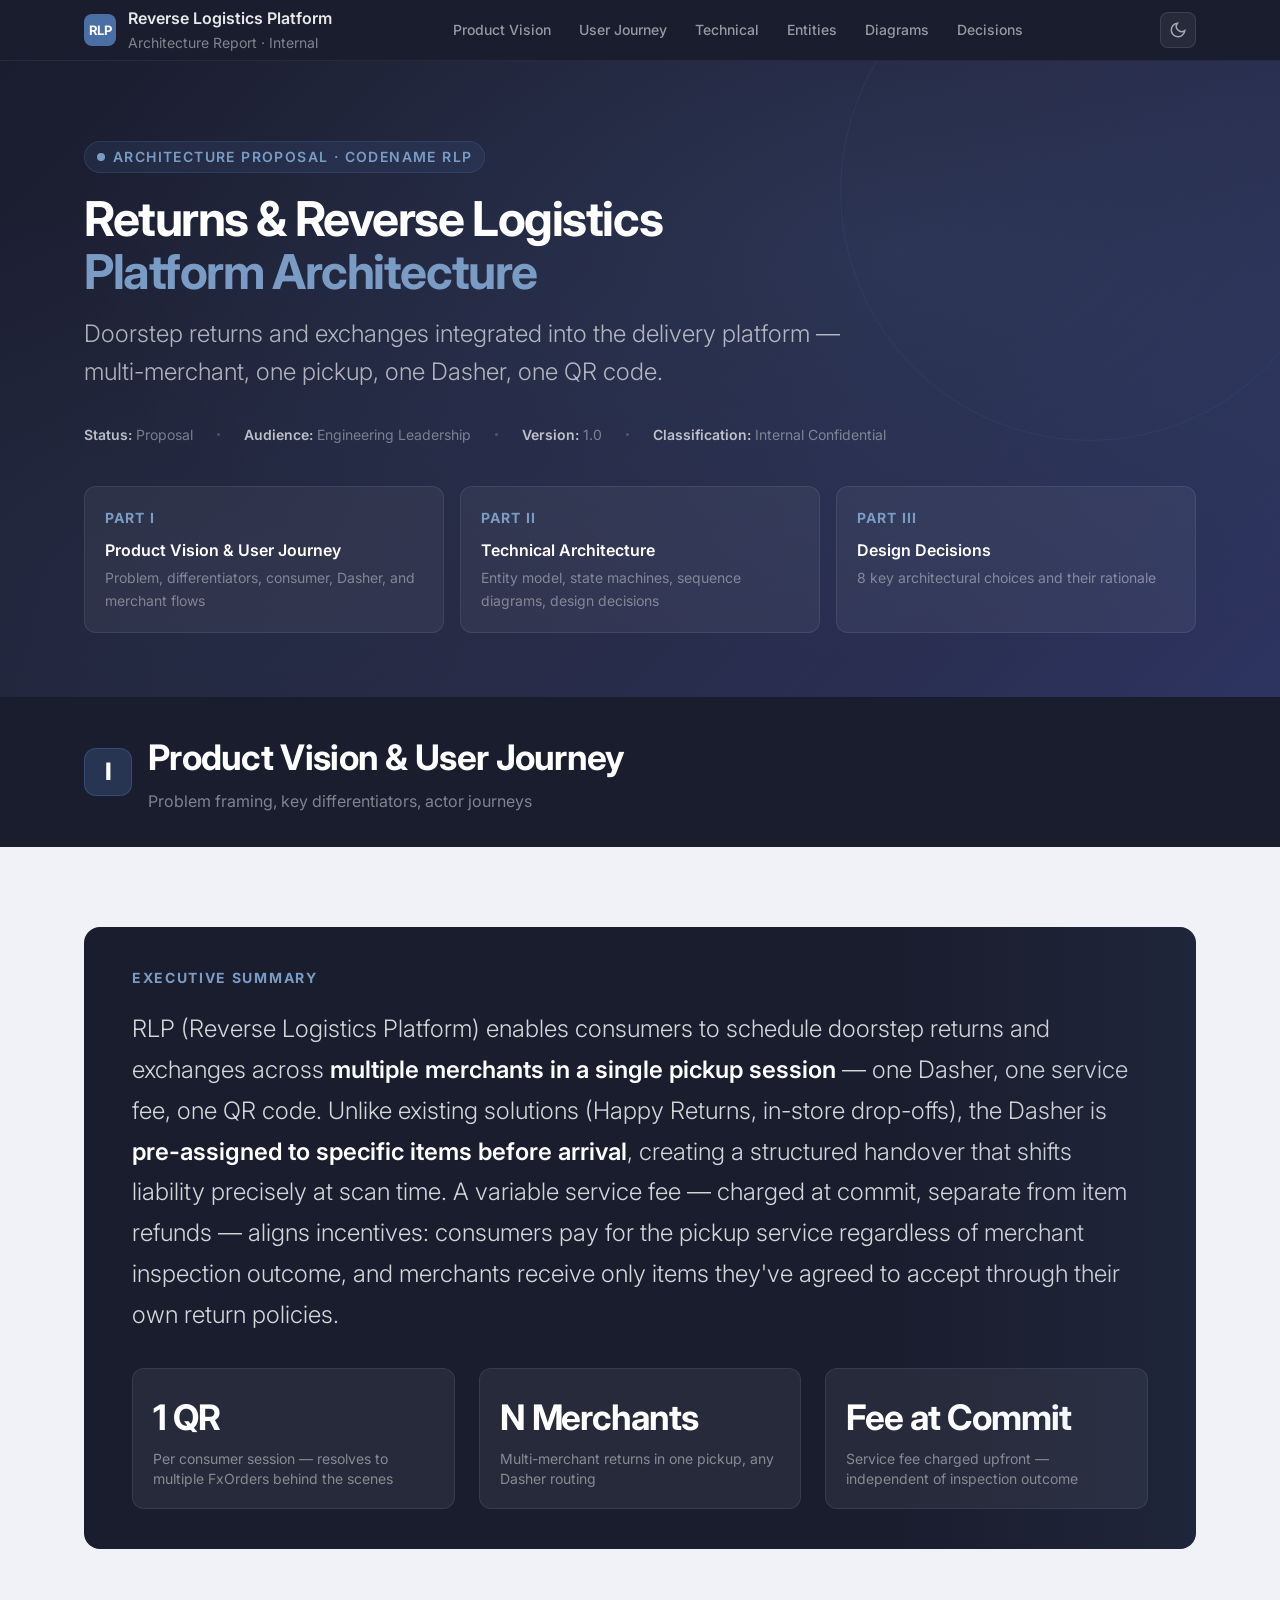
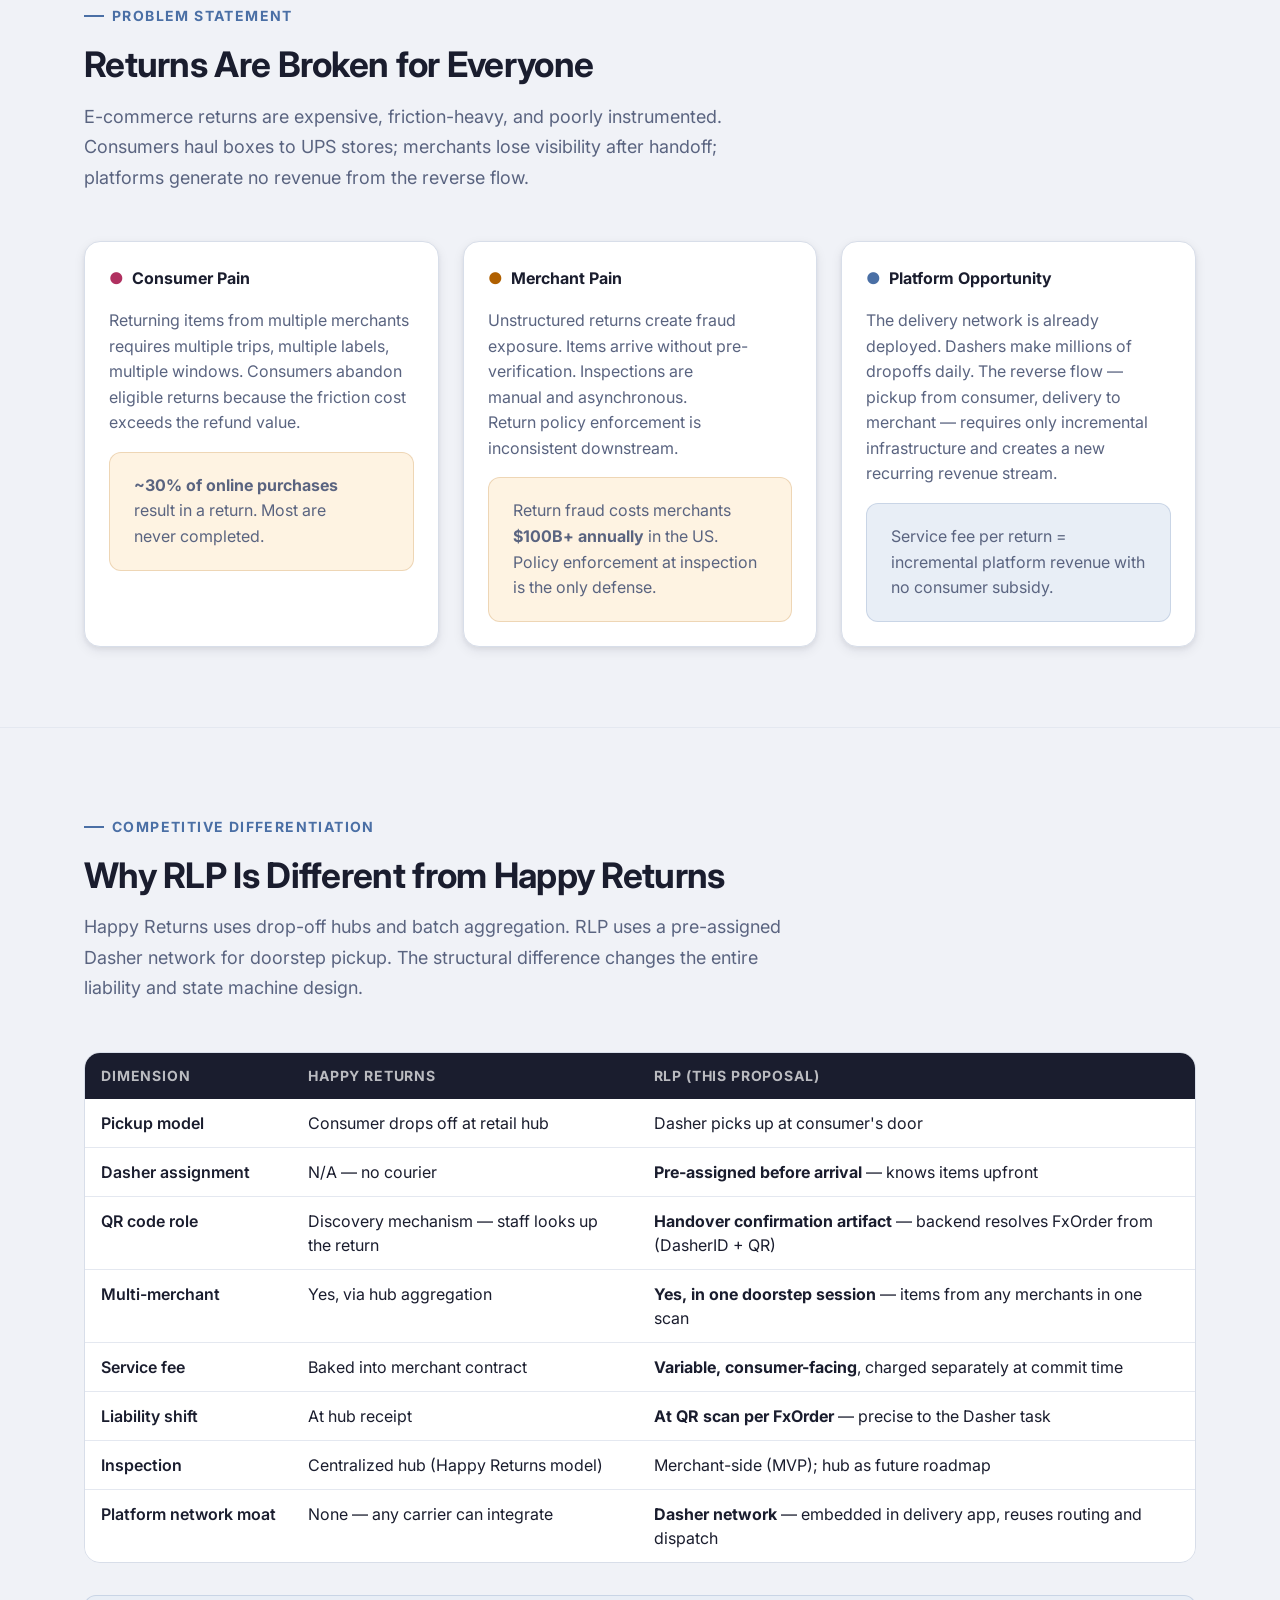
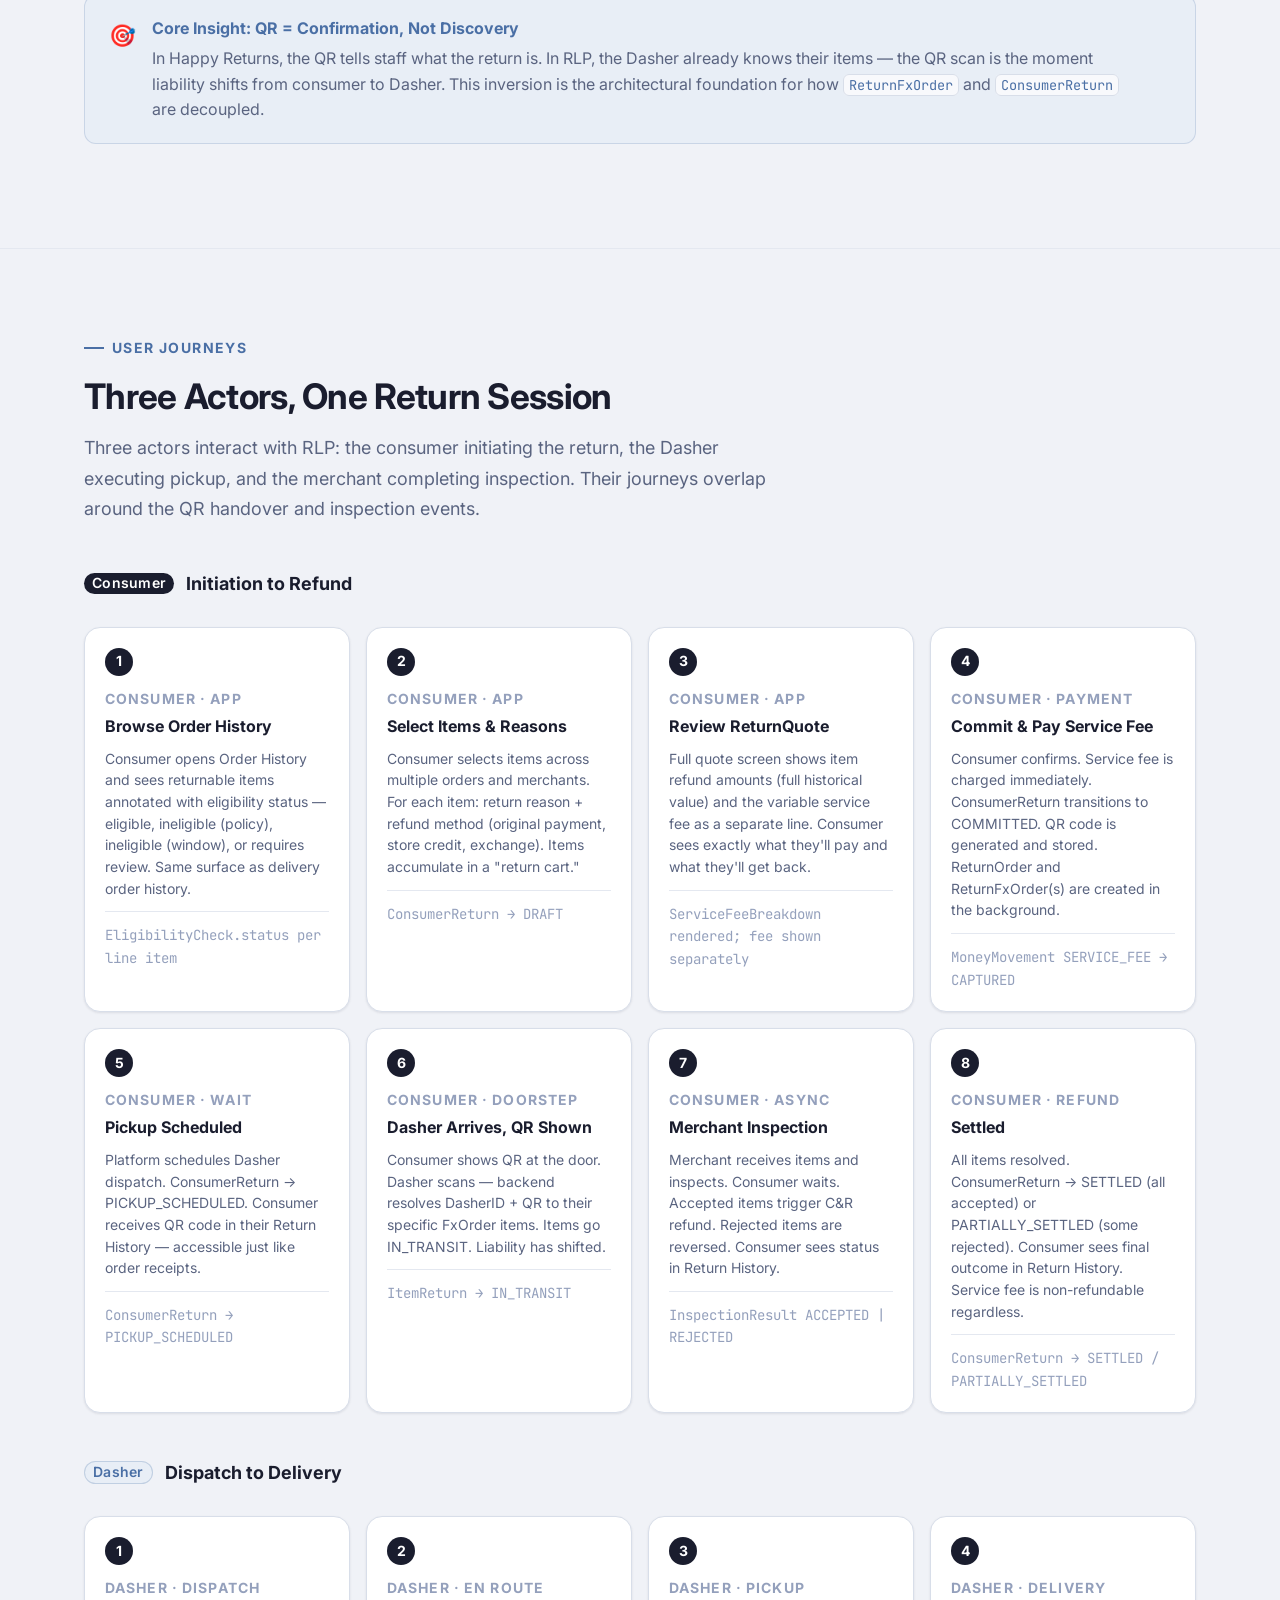
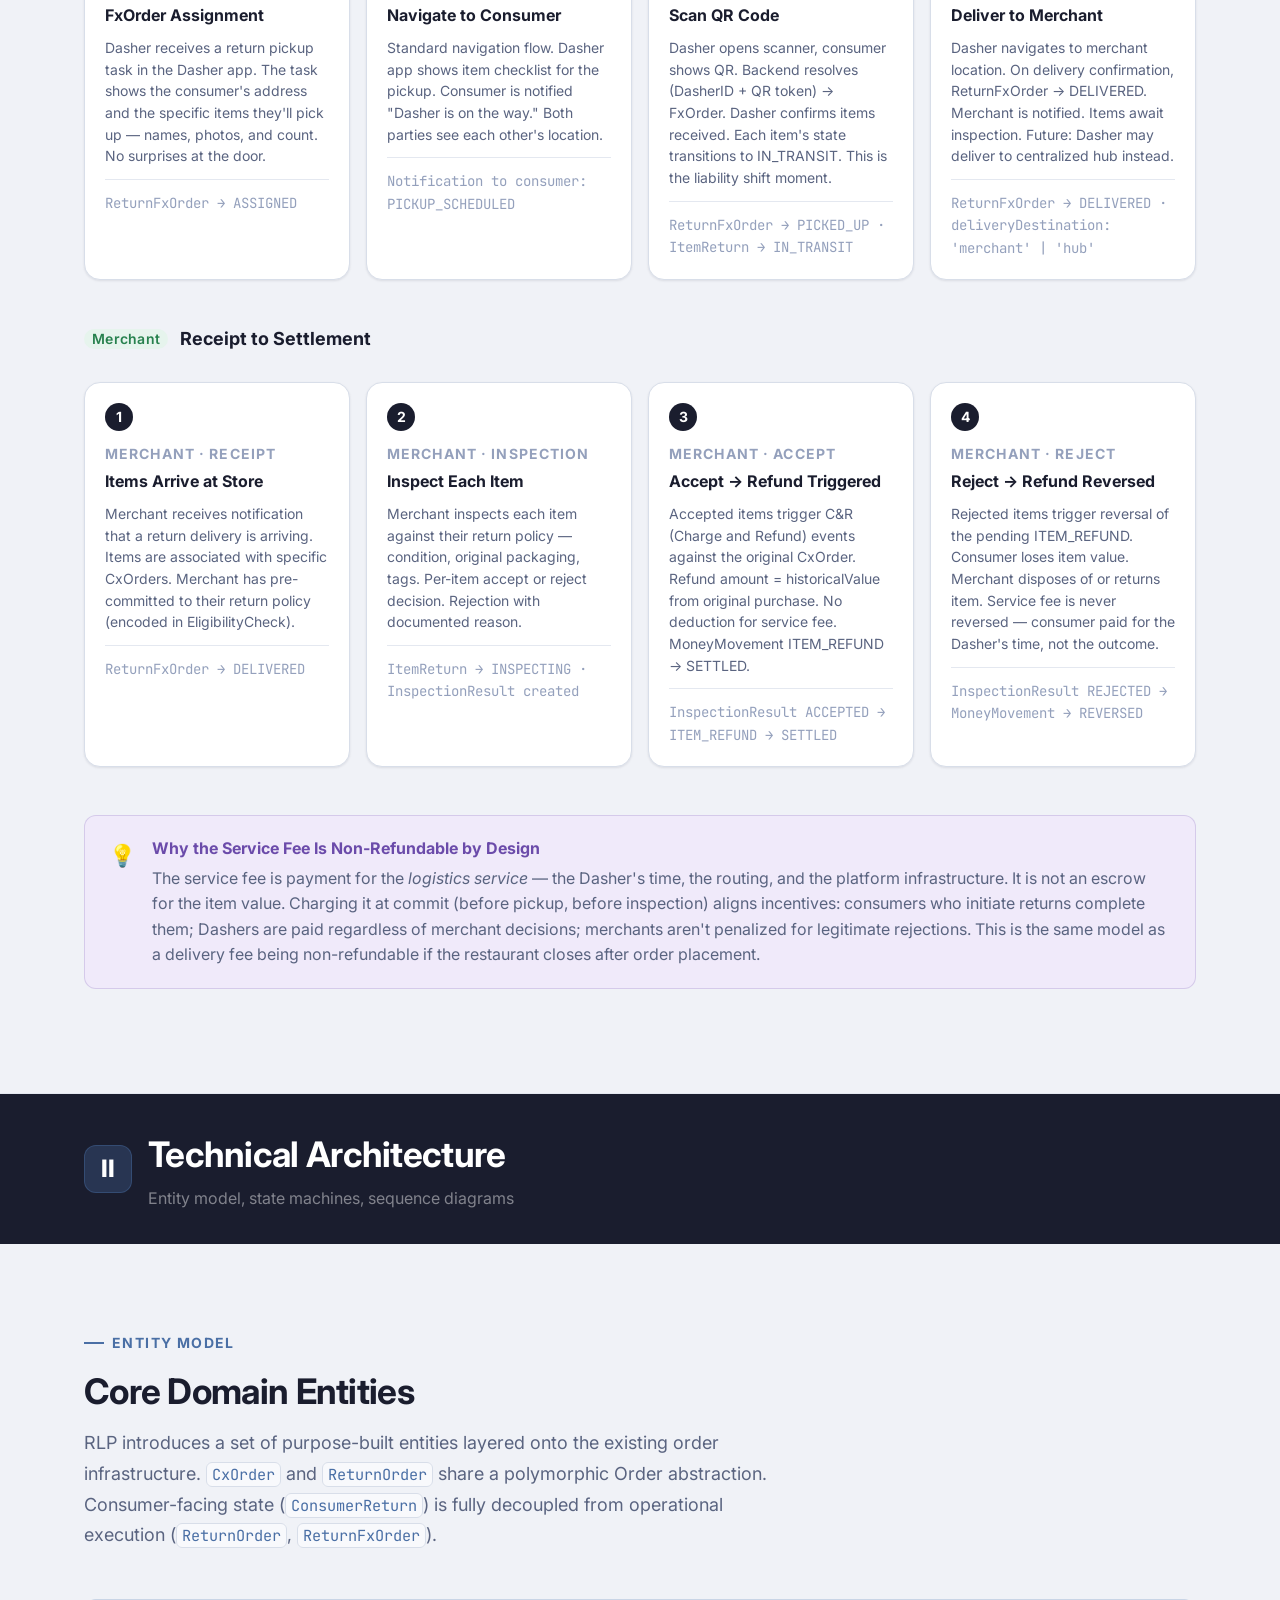
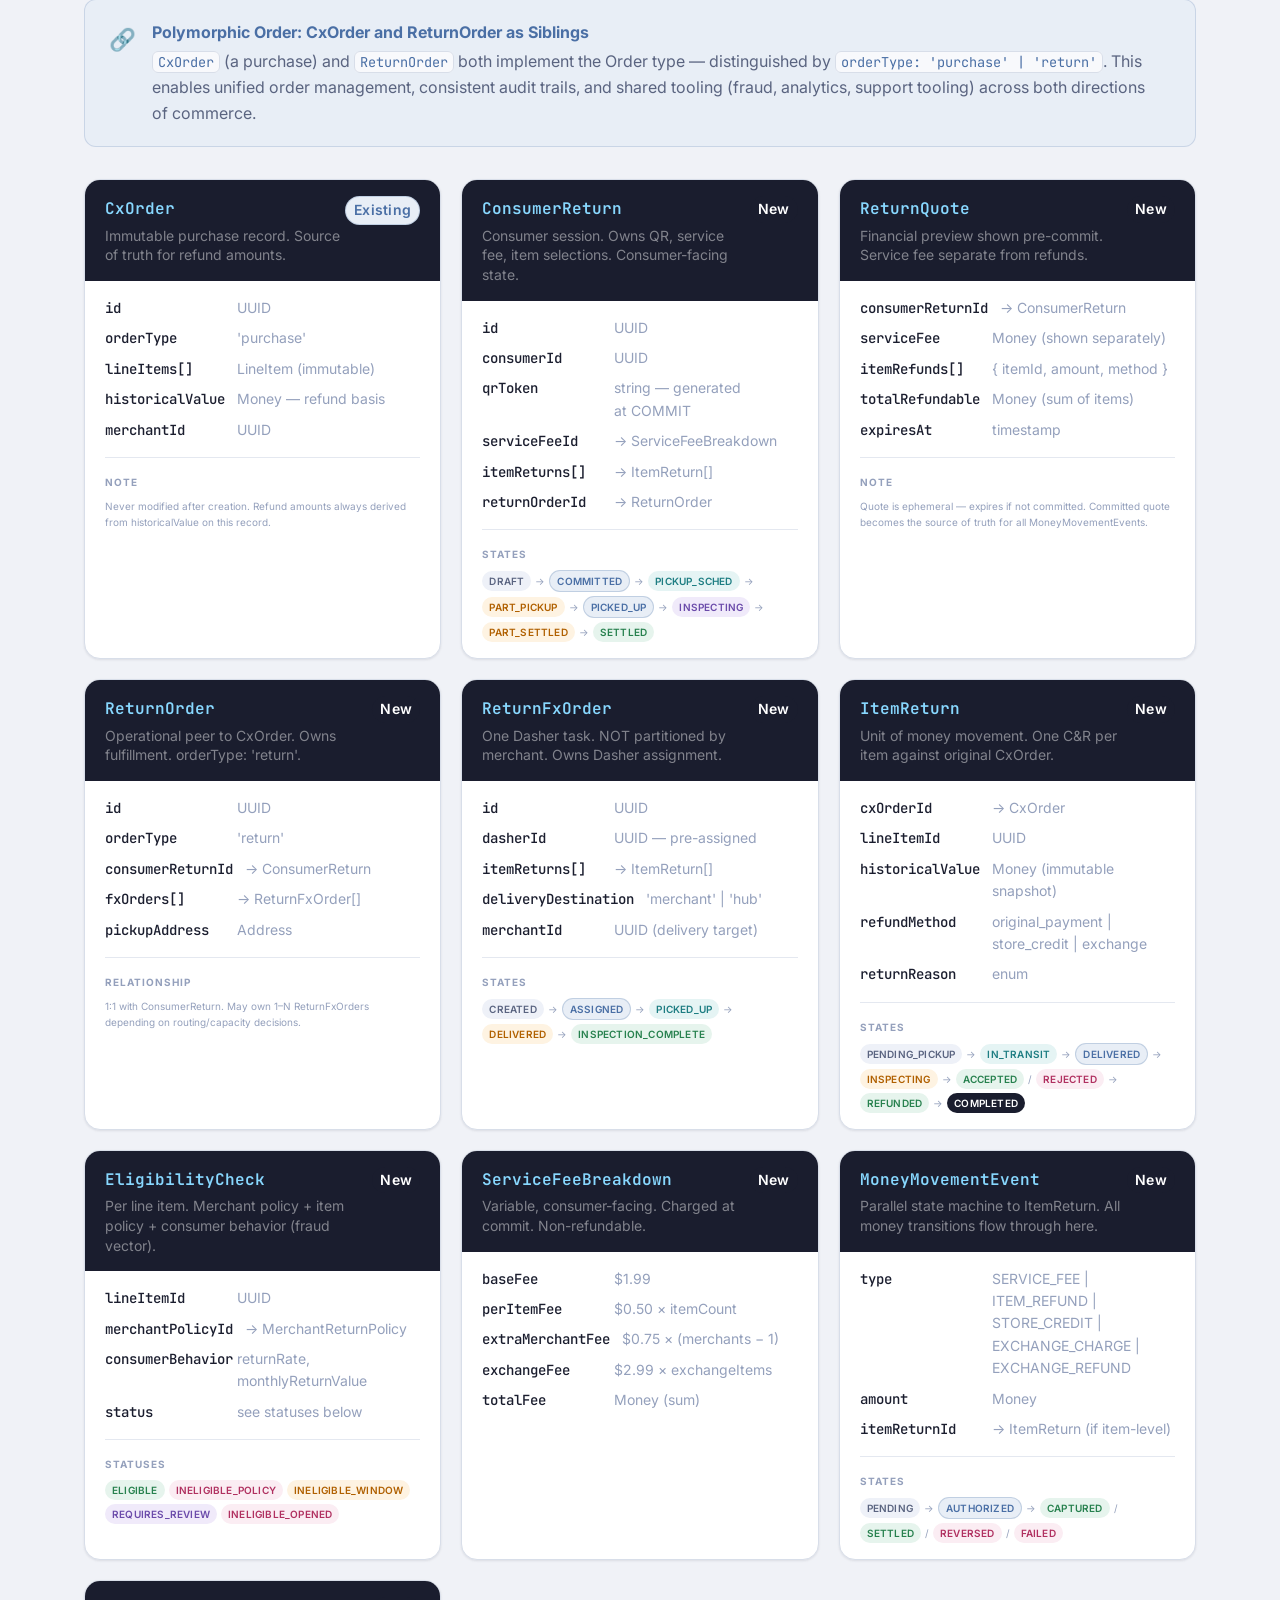
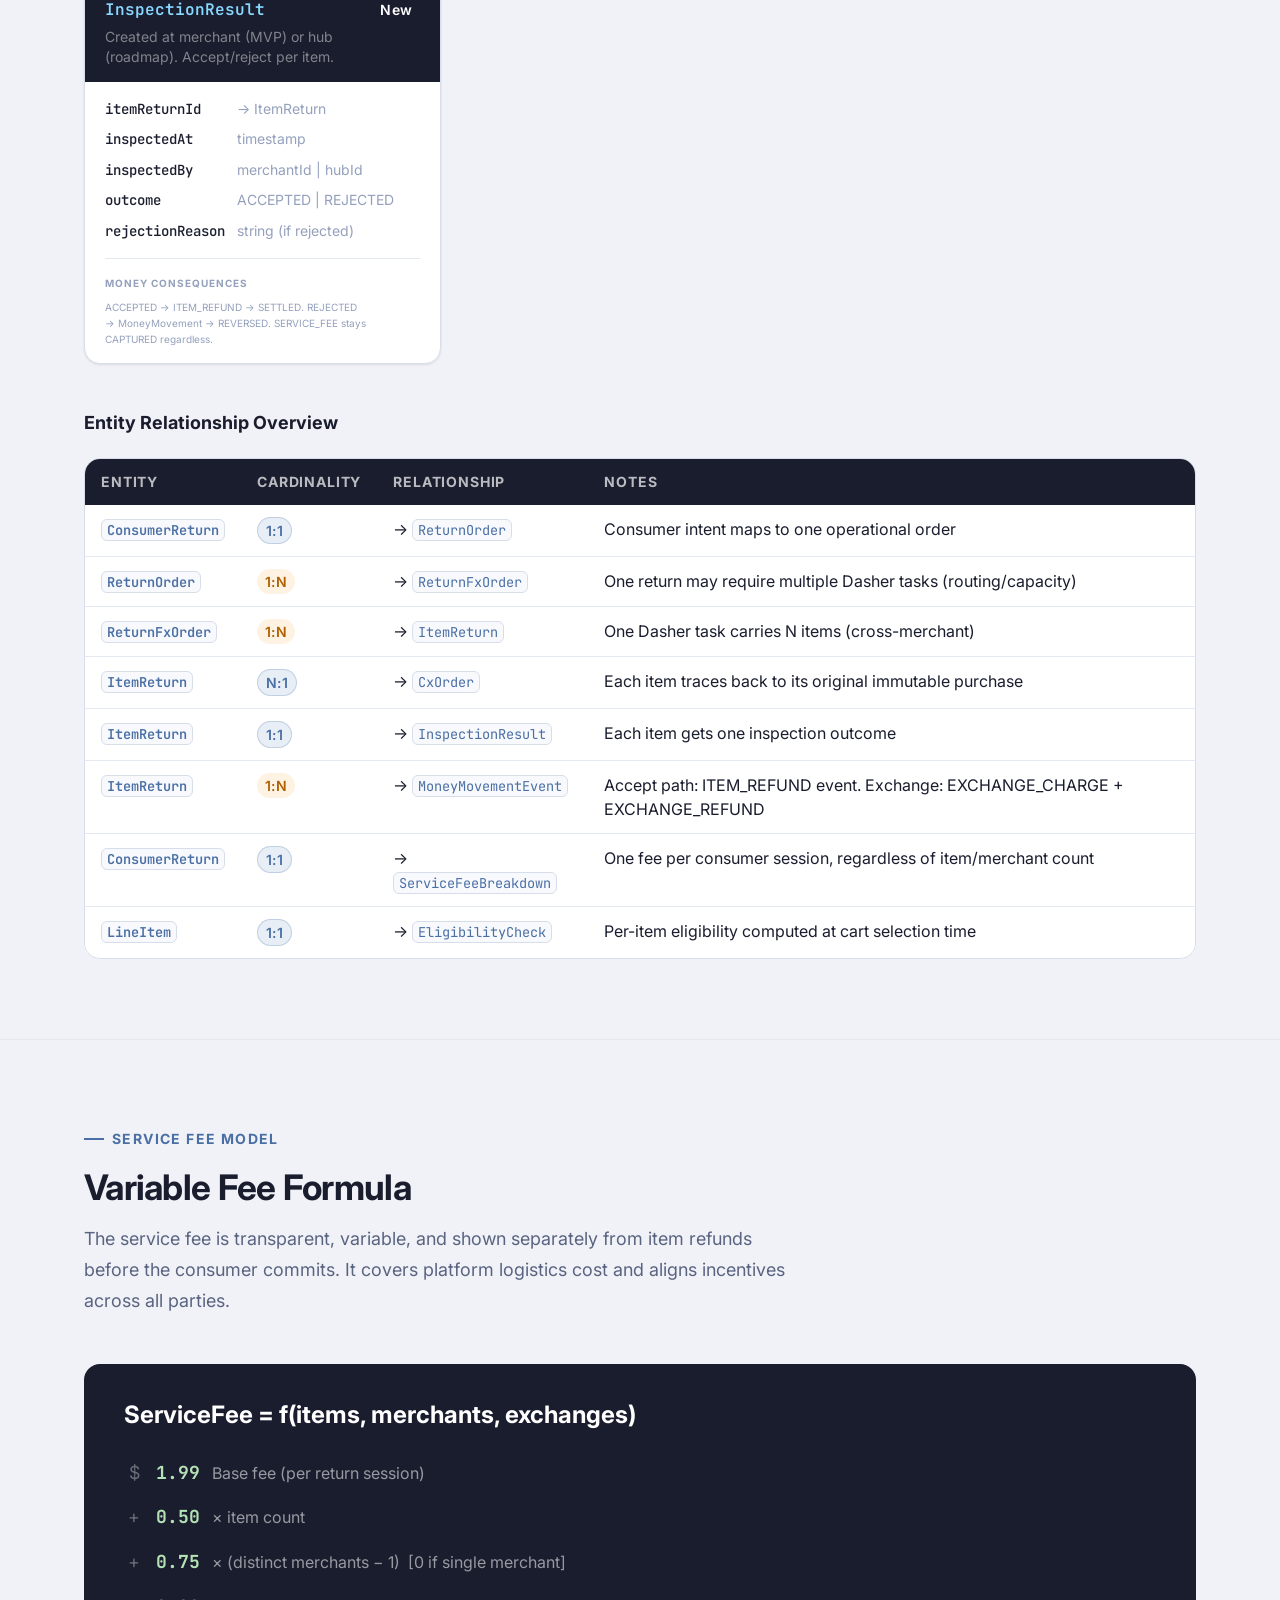
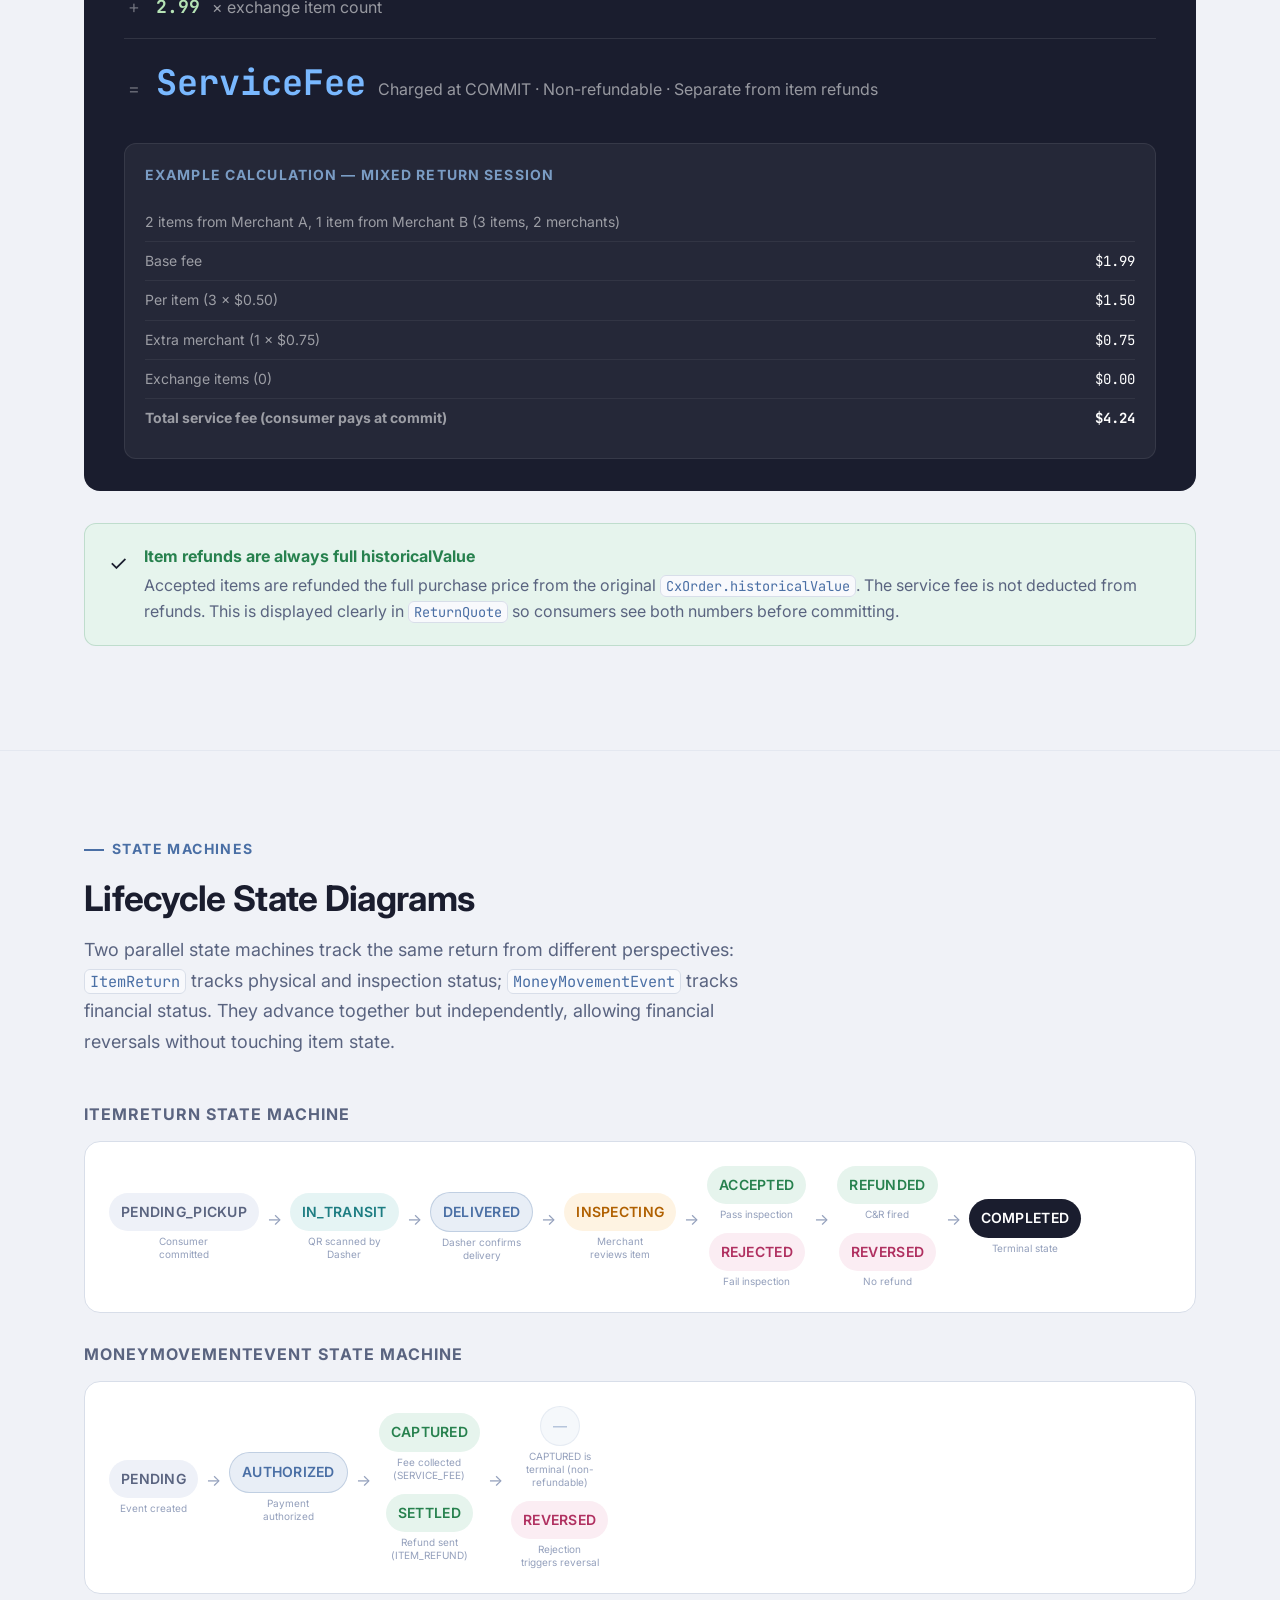
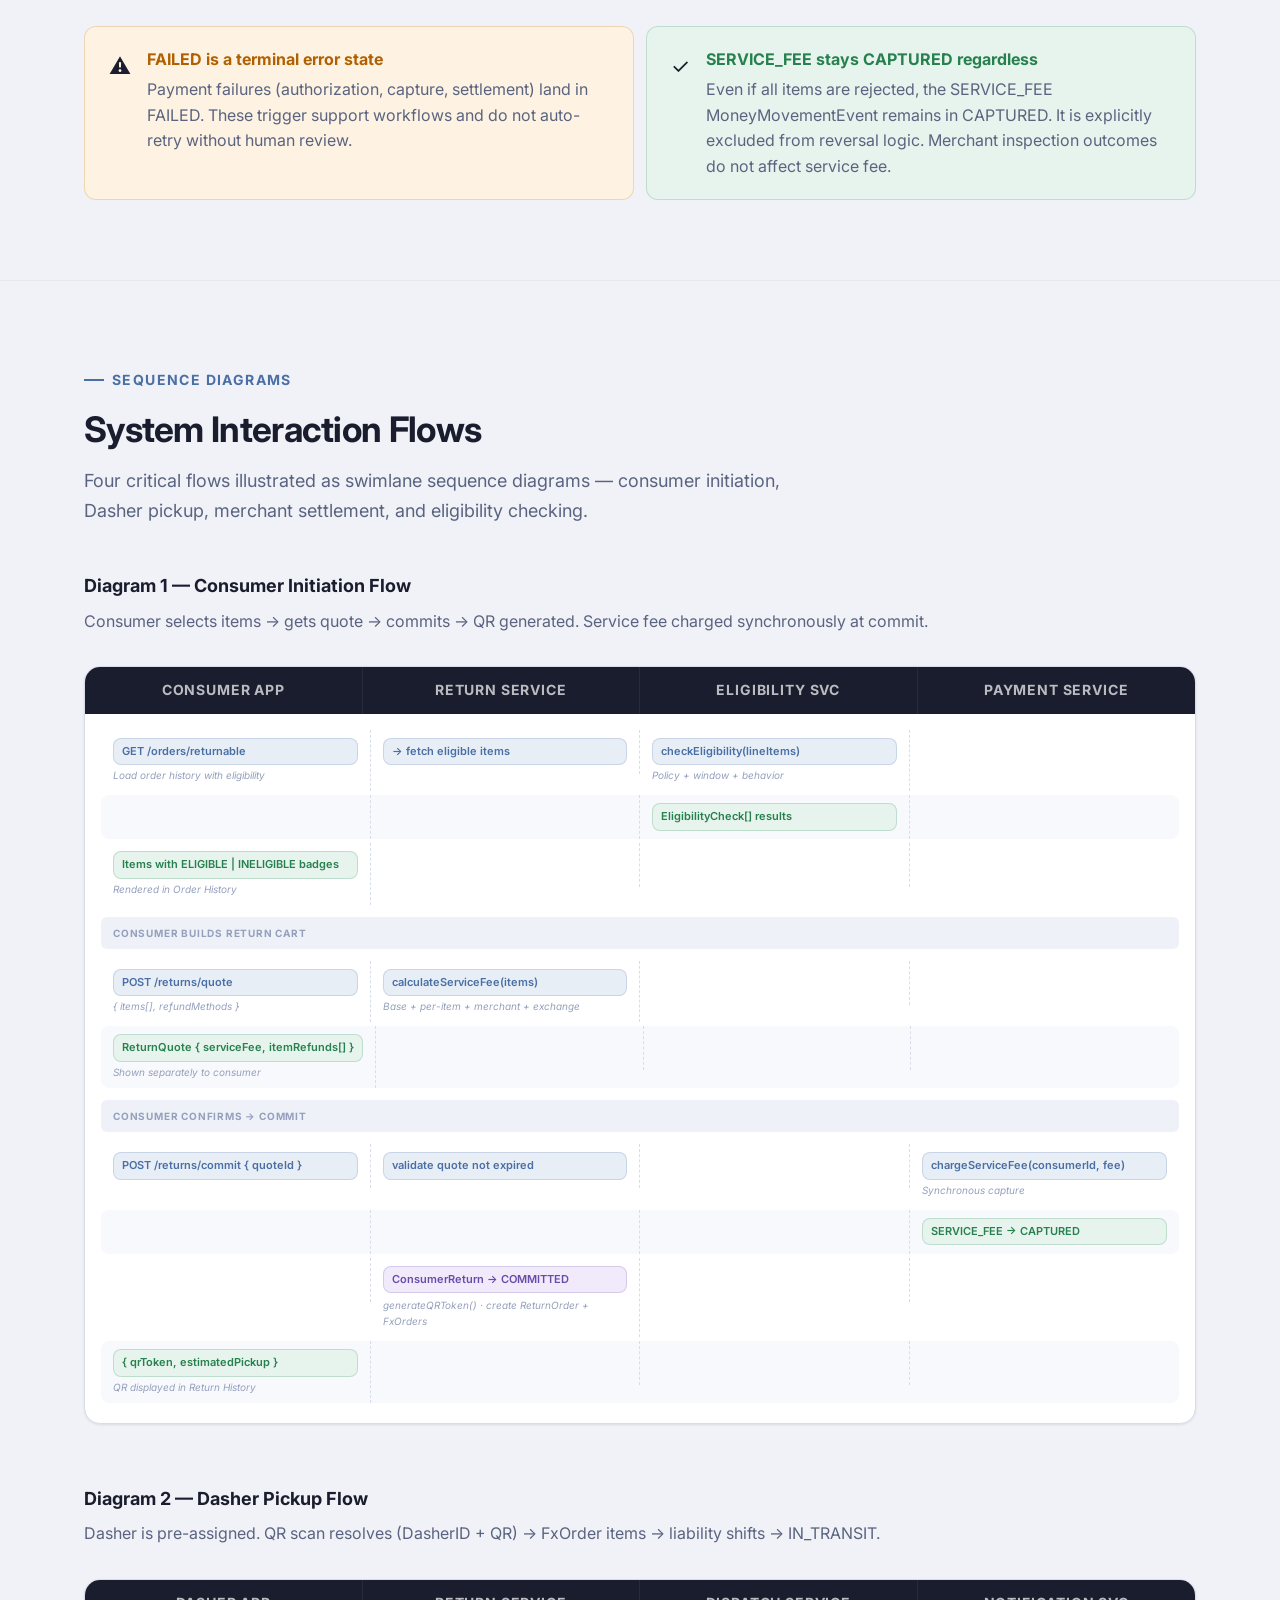
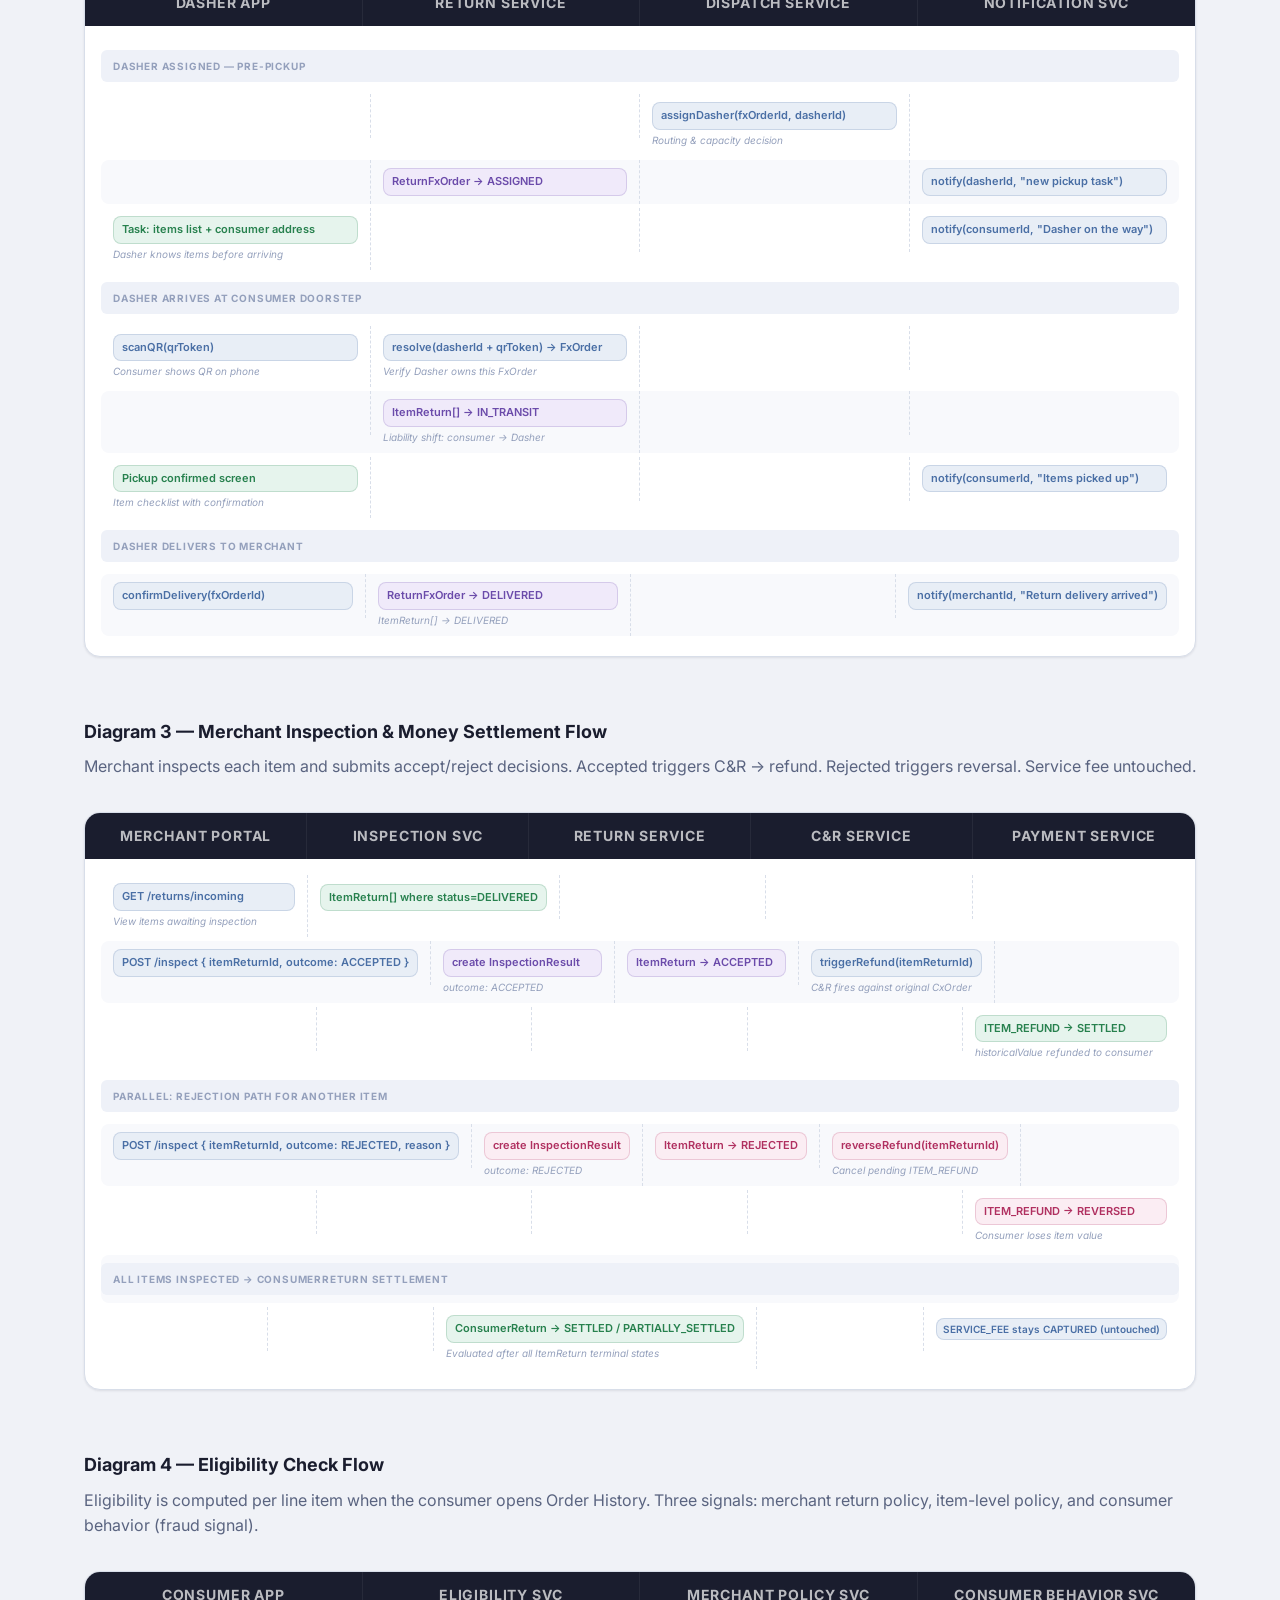
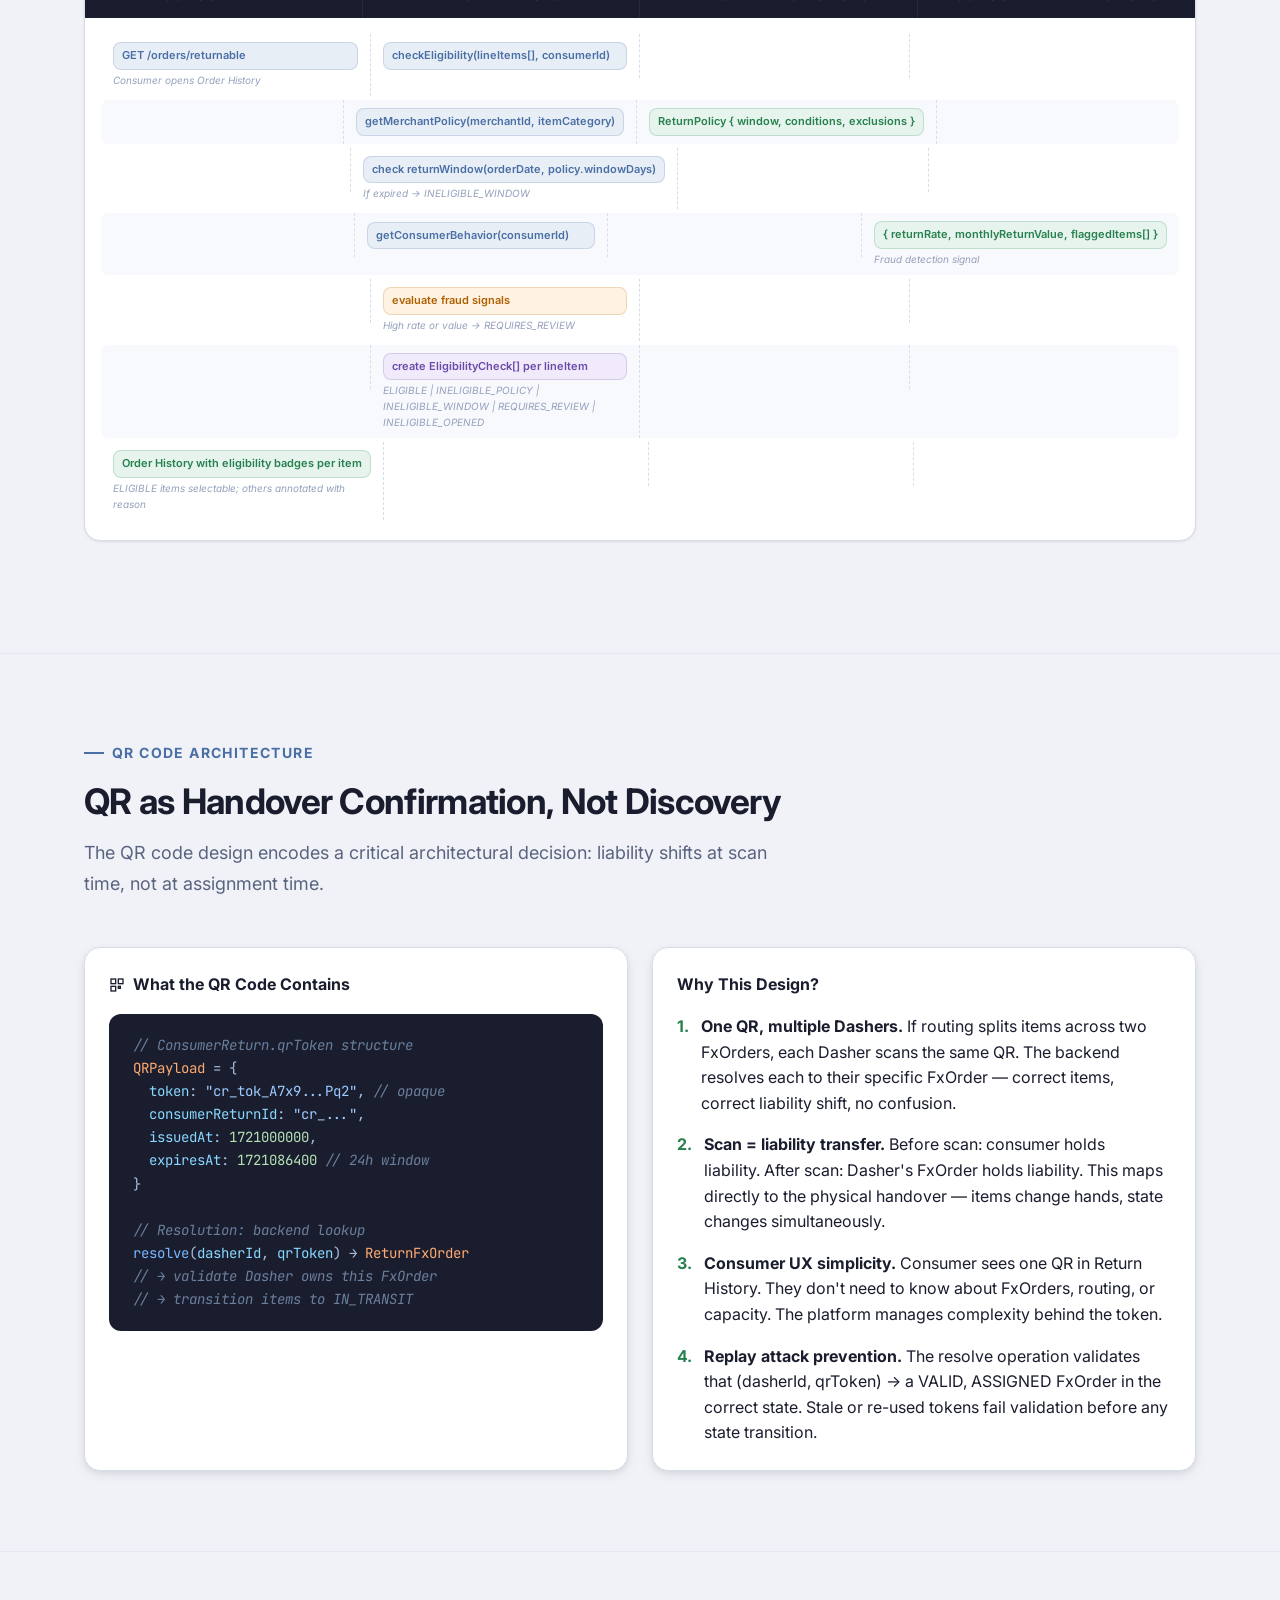
<file: architecture-report.html>
<!DOCTYPE html>
<html lang="en" data-theme="light">
<head>
  <meta charset="UTF-8" />
  <meta name="viewport" content="width=device-width, initial-scale=1.0" />
  <title>RLP — Reverse Logistics Platform · Architecture Report</title>

  <!-- Fonts: Inter (requested) + Cabinet Grotesk for display -->
  <link rel="preconnect" href="https://fonts.googleapis.com" />
  <link rel="preconnect" href="https://fonts.gstatic.com" crossorigin />
  <link href="https://fonts.googleapis.com/css2?family=Inter:wght@300..700&family=JetBrains+Mono:wght@400;500&display=swap" rel="stylesheet" />

  <style>
    /* ─────────────────────────────────────────────────────
       DESIGN TOKENS — Custom palette (navy + steel blue)
       per spec: #1A1D2E headers, #4A6FA5 accents, white panels
    ───────────────────────────────────────────────────── */
    :root, [data-theme="light"] {
      --font-body: 'Inter', -apple-system, BlinkMacSystemFont, sans-serif;
      --font-mono: 'JetBrains Mono', 'Fira Code', monospace;

      --color-bg:             #F0F2F7;
      --color-surface:        #FFFFFF;
      --color-surface-2:      #F8F9FC;
      --color-surface-offset: #EEF1F8;
      --color-border:         #D8DEE9;
      --color-divider:        #E4E8F0;

      --color-navy:           #1A1D2E;
      --color-navy-mid:       #252842;
      --color-navy-light:     #313659;

      --color-accent:         #4A6FA5;
      --color-accent-hover:   #3A5A8A;
      --color-accent-light:   #E8EEF6;
      --color-accent-muted:   #7A9CC4;

      --color-text:           #1A1D2E;
      --color-text-muted:     #5A6480;
      --color-text-faint:     #94A0BC;
      --color-text-inverse:   #F0F2F7;

      --color-success:        #27814E;
      --color-success-bg:     #E6F4ED;
      --color-warning:        #B06000;
      --color-warning-bg:     #FEF3E2;
      --color-error:          #B03060;
      --color-error-bg:       #FBEDF3;
      --color-purple:         #6B4BAA;
      --color-purple-bg:      #F0EAFA;
      --color-teal:           #1D7D82;
      --color-teal-bg:        #E5F4F4;
      --color-orange:         #C05A00;
      --color-orange-bg:      #FDF0E6;

      --shadow-sm:  0 1px 3px rgba(26,29,46,0.06), 0 1px 2px rgba(26,29,46,0.04);
      --shadow-md:  0 4px 12px rgba(26,29,46,0.08), 0 2px 4px rgba(26,29,46,0.06);
      --shadow-lg:  0 12px 32px rgba(26,29,46,0.12), 0 4px 8px rgba(26,29,46,0.06);

      --radius-sm:  0.375rem;
      --radius-md:  0.5rem;
      --radius-lg:  0.75rem;
      --radius-xl:  1rem;
      --radius-full: 9999px;

      --transition: 180ms cubic-bezier(0.16, 1, 0.3, 1);

      --text-xs:   clamp(0.75rem, 0.7rem + 0.25vw, 0.875rem);
      --text-sm:   clamp(0.875rem, 0.8rem + 0.35vw, 1rem);
      --text-base: clamp(1rem, 0.95rem + 0.25vw, 1.125rem);
      --text-lg:   clamp(1.125rem, 1rem + 0.75vw, 1.5rem);
      --text-xl:   clamp(1.5rem, 1.2rem + 1.25vw, 2.25rem);
      --text-2xl:  clamp(2rem, 1.2rem + 2.5vw, 3rem);

      --space-1: 0.25rem;  --space-2: 0.5rem;  --space-3: 0.75rem;
      --space-4: 1rem;     --space-5: 1.25rem; --space-6: 1.5rem;
      --space-8: 2rem;     --space-10: 2.5rem; --space-12: 3rem;
      --space-16: 4rem;    --space-20: 5rem;   --space-24: 6rem;

      --content-default: 960px;
      --content-wide: 1160px;
    }

    [data-theme="dark"] {
      --color-bg:             #0E1018;
      --color-surface:        #141720;
      --color-surface-2:      #1A1E2A;
      --color-surface-offset: #1F2333;
      --color-border:         #2C3248;
      --color-divider:        #252A3A;

      --color-navy:           #E0E4F0;
      --color-navy-mid:       #B0B8D4;
      --color-navy-light:     #8890B4;

      --color-accent:         #6B90C8;
      --color-accent-hover:   #82A4D8;
      --color-accent-light:   #1E2840;
      --color-accent-muted:   #5070A0;

      --color-text:           #D8DCE8;
      --color-text-muted:     #8890B0;
      --color-text-faint:     #505870;
      --color-text-inverse:   #0E1018;

      --color-success:        #48B078;
      --color-success-bg:     #0E2018;
      --color-warning:        #D08030;
      --color-warning-bg:     #201408;
      --color-error:          #D06080;
      --color-error-bg:       #200818;
      --color-purple:         #9A7AE0;
      --color-purple-bg:      #180E30;
      --color-teal:           #3DA8B0;
      --color-teal-bg:        #081820;
      --color-orange:         #E08040;
      --color-orange-bg:      #201008;

      --shadow-sm:  0 1px 3px rgba(0,0,0,0.3);
      --shadow-md:  0 4px 12px rgba(0,0,0,0.4);
      --shadow-lg:  0 12px 32px rgba(0,0,0,0.5);
    }

    @media (prefers-color-scheme: dark) {
      :root:not([data-theme]) {
        --color-bg: #0E1018; --color-surface: #141720; --color-surface-2: #1A1E2A;
        --color-surface-offset: #1F2333; --color-border: #2C3248; --color-divider: #252A3A;
        --color-text: #D8DCE8; --color-text-muted: #8890B0; --color-text-faint: #505870;
        --color-accent: #6B90C8; --color-accent-hover: #82A4D8; --color-accent-light: #1E2840;
        --color-navy: #E0E4F0;
        --shadow-sm: 0 1px 3px rgba(0,0,0,0.3); --shadow-md: 0 4px 12px rgba(0,0,0,0.4);
      }
    }

    /* ─────────────────────────────────────────────────────
       BASE RESET
    ───────────────────────────────────────────────────── */
    *, *::before, *::after { box-sizing: border-box; margin: 0; padding: 0; }
    html {
      -webkit-font-smoothing: antialiased; -moz-osx-font-smoothing: grayscale;
      text-rendering: optimizeLegibility; scroll-behavior: smooth;
      scroll-padding-top: var(--space-16);
    }
    body {
      min-height: 100dvh; line-height: 1.6;
      font-family: var(--font-body);
      font-size: var(--text-base);
      color: var(--color-text);
      background-color: var(--color-bg);
    }
    img, svg { display: block; max-width: 100%; }
    h1, h2, h3, h4, h5, h6 { text-wrap: balance; line-height: 1.2; font-weight: 600; }
    p, li { text-wrap: pretty; max-width: 72ch; }
    table { border-collapse: collapse; width: 100%; }
    button { cursor: pointer; background: none; border: none; font: inherit; color: inherit; }
    a, button { transition: color var(--transition), background var(--transition), border-color var(--transition); }
    :focus-visible { outline: 2px solid var(--color-accent); outline-offset: 3px; border-radius: var(--radius-sm); }
    code { font-family: var(--font-mono); }

    /* ─────────────────────────────────────────────────────
       LAYOUT
    ───────────────────────────────────────────────────── */
    .container { max-width: var(--content-default); margin: 0 auto; padding: 0 var(--space-6); }
    .container--wide { max-width: var(--content-wide); margin: 0 auto; padding: 0 var(--space-6); }

    /* ─────────────────────────────────────────────────────
       TOP NAV / HEADER
    ───────────────────────────────────────────────────── */
    .site-header {
      background: var(--color-navy);
      color: var(--color-text-inverse);
      position: sticky; top: 0; z-index: 100;
      border-bottom: 1px solid rgba(255,255,255,0.06);
    }
    [data-theme="dark"] .site-header { background: #0A0C14; }

    .site-header__inner {
      display: flex; align-items: center; justify-content: space-between;
      height: 60px; max-width: var(--content-wide);
      margin: 0 auto; padding: 0 var(--space-6);
    }
    .site-header__logo {
      display: flex; align-items: center; gap: var(--space-3);
    }
    .site-header__logo-mark {
      width: 32px; height: 32px;
      background: var(--color-accent);
      border-radius: var(--radius-md);
      display: flex; align-items: center; justify-content: center;
      font-size: 13px; font-weight: 700; letter-spacing: -0.5px;
      color: white; flex-shrink: 0;
    }
    .site-header__title {
      font-size: var(--text-sm); font-weight: 600;
      color: rgba(255,255,255,0.9);
    }
    .site-header__subtitle {
      font-size: var(--text-xs);
      color: rgba(255,255,255,0.45);
      margin-top: 1px;
    }
    .header-nav {
      display: flex; align-items: center; gap: var(--space-1);
    }
    .header-nav a {
      text-decoration: none;
      font-size: var(--text-xs); font-weight: 500;
      color: rgba(255,255,255,0.55);
      padding: var(--space-2) var(--space-3);
      border-radius: var(--radius-sm);
    }
    .header-nav a:hover { color: white; background: rgba(255,255,255,0.06); }
    .theme-toggle {
      background: rgba(255,255,255,0.06);
      border: 1px solid rgba(255,255,255,0.1);
      border-radius: var(--radius-md);
      padding: var(--space-2);
      color: rgba(255,255,255,0.6);
      display: flex; align-items: center; justify-content: center;
      margin-left: var(--space-4);
    }
    .theme-toggle:hover { background: rgba(255,255,255,0.12); color: white; }
    @media (max-width: 680px) {
      .header-nav { display: none; }
    }

    /* ─────────────────────────────────────────────────────
       HERO BANNER
    ───────────────────────────────────────────────────── */
    .hero {
      background: linear-gradient(135deg, var(--color-navy) 0%, #252842 55%, #2D3460 100%);
      color: white; padding: var(--space-20) 0 var(--space-16);
      position: relative; overflow: hidden;
    }
    [data-theme="dark"] .hero { background: linear-gradient(135deg, #080A12 0%, #0E1020 55%, #141830 100%); }
    .hero::before {
      content: '';
      position: absolute; top: 0; right: 0; bottom: 0; left: 0;
      background: radial-gradient(ellipse at 70% 30%, rgba(74,111,165,0.18) 0%, transparent 65%),
                  radial-gradient(ellipse at 15% 80%, rgba(74,111,165,0.08) 0%, transparent 50%);
      pointer-events: none;
    }
    .hero::after {
      content: '';
      position: absolute;
      top: -120px; right: -60px; width: 500px; height: 500px;
      border-radius: 50%;
      border: 1px solid rgba(74,111,165,0.15);
      pointer-events: none;
    }
    .hero__inner { position: relative; z-index: 1; }
    .hero__eyebrow {
      display: inline-flex; align-items: center; gap: var(--space-2);
      font-size: var(--text-xs); font-weight: 600; letter-spacing: 0.1em;
      text-transform: uppercase; color: var(--color-accent-muted);
      background: rgba(74,111,165,0.15);
      border: 1px solid rgba(74,111,165,0.25);
      padding: var(--space-1) var(--space-3);
      border-radius: var(--radius-full);
      margin-bottom: var(--space-5);
    }
    .hero__heading {
      font-size: var(--text-2xl); font-weight: 700;
      letter-spacing: -0.03em; line-height: 1.1;
      color: white; margin-bottom: var(--space-4);
    }
    .hero__heading span { color: var(--color-accent-muted); }
    .hero__tagline {
      font-size: var(--text-lg); font-weight: 300;
      color: rgba(255,255,255,0.65);
      max-width: 54ch; margin-bottom: var(--space-8);
    }
    .hero__meta {
      display: flex; align-items: center; gap: var(--space-6);
      flex-wrap: wrap;
    }
    .hero__meta-item {
      font-size: var(--text-xs); color: rgba(255,255,255,0.4);
    }
    .hero__meta-item strong { color: rgba(255,255,255,0.7); font-weight: 600; }
    .hero__dot { width: 3px; height: 3px; border-radius: 50%; background: rgba(255,255,255,0.2); }
    .hero__toc {
      margin-top: var(--space-10);
      display: grid; grid-template-columns: repeat(auto-fit, minmax(220px, 1fr));
      gap: var(--space-4);
    }
    .hero__toc-card {
      background: rgba(255,255,255,0.05);
      border: 1px solid rgba(255,255,255,0.08);
      border-radius: var(--radius-lg);
      padding: var(--space-5);
      text-decoration: none; color: white;
      transition: background var(--transition), border-color var(--transition);
    }
    .hero__toc-card:hover { background: rgba(255,255,255,0.09); border-color: rgba(74,111,165,0.4); }
    .hero__toc-card-num {
      font-size: var(--text-xs); font-weight: 700; letter-spacing: 0.08em;
      color: var(--color-accent-muted); margin-bottom: var(--space-2);
    }
    .hero__toc-card-title {
      font-size: var(--text-sm); font-weight: 600; color: white; margin-bottom: var(--space-1);
    }
    .hero__toc-card-desc { font-size: var(--text-xs); color: rgba(255,255,255,0.4); }

    /* ─────────────────────────────────────────────────────
       SECTION WRAPPERS
    ───────────────────────────────────────────────────── */
    .report-section {
      padding: var(--space-20) 0;
      border-bottom: 1px solid var(--color-divider);
    }
    .section-header {
      margin-bottom: var(--space-12);
    }
    .section-label {
      display: inline-flex; align-items: center; gap: var(--space-2);
      font-size: var(--text-xs); font-weight: 700; letter-spacing: 0.1em;
      text-transform: uppercase; color: var(--color-accent);
      margin-bottom: var(--space-4);
    }
    .section-label::before {
      content: ''; width: 20px; height: 2px;
      background: var(--color-accent); display: block;
    }
    .section-title {
      font-size: var(--text-xl); font-weight: 700;
      color: var(--color-navy); letter-spacing: -0.02em;
      margin-bottom: var(--space-4);
    }
    [data-theme="dark"] .section-title { color: var(--color-text); }
    .section-intro {
      font-size: var(--text-base); color: var(--color-text-muted);
      max-width: 64ch; line-height: 1.7;
    }

    /* ─────────────────────────────────────────────────────
       EXECUTIVE SUMMARY
    ───────────────────────────────────────────────────── */
    .exec-summary {
      background: var(--color-navy);
      color: white;
      border-radius: var(--radius-xl);
      padding: var(--space-10) var(--space-12);
      margin-bottom: var(--space-12);
      position: relative; overflow: hidden;
    }
    [data-theme="dark"] .exec-summary { background: #141720; border: 1px solid var(--color-border); }
    .exec-summary::before {
      content: '';
      position: absolute; top: 0; right: 0; width: 300px; height: 100%;
      background: linear-gradient(to left, rgba(74,111,165,0.1), transparent);
      pointer-events: none;
    }
    .exec-summary__label {
      font-size: var(--text-xs); font-weight: 700; letter-spacing: 0.12em;
      text-transform: uppercase; color: var(--color-accent-muted);
      margin-bottom: var(--space-5);
    }
    .exec-summary__body {
      font-size: var(--text-lg); font-weight: 300;
      color: rgba(255,255,255,0.82); line-height: 1.7; max-width: 76ch;
    }
    .exec-summary__body strong { color: white; font-weight: 600; }
    .exec-summary__kpis {
      display: grid; grid-template-columns: repeat(3, 1fr);
      gap: var(--space-6); margin-top: var(--space-8);
    }
    @media (max-width: 680px) { .exec-summary__kpis { grid-template-columns: 1fr; } }
    .exec-kpi {
      background: rgba(255,255,255,0.06);
      border: 1px solid rgba(255,255,255,0.08);
      border-radius: var(--radius-lg);
      padding: var(--space-5);
    }
    .exec-kpi__value {
      font-size: var(--text-xl); font-weight: 700; color: white;
      letter-spacing: -0.03em; margin-bottom: var(--space-1);
    }
    .exec-kpi__label { font-size: var(--text-xs); color: rgba(255,255,255,0.45); line-height: 1.4; }

    /* ─────────────────────────────────────────────────────
       CALLOUT BOXES
    ───────────────────────────────────────────────────── */
    .callout {
      border-radius: var(--radius-lg);
      padding: var(--space-5) var(--space-6);
      margin: var(--space-6) 0;
      display: flex; gap: var(--space-4);
    }
    .callout--info {
      background: var(--color-accent-light);
      border: 1px solid rgba(74,111,165,0.2);
    }
    .callout--success {
      background: var(--color-success-bg);
      border: 1px solid rgba(39,129,78,0.2);
    }
    .callout--warning {
      background: var(--color-warning-bg);
      border: 1px solid rgba(176,96,0,0.2);
    }
    .callout--purple {
      background: var(--color-purple-bg);
      border: 1px solid rgba(107,75,170,0.2);
    }
    .callout__icon { font-size: 1.2em; flex-shrink: 0; margin-top: 2px; }
    .callout__body { flex: 1; }
    .callout__title { font-weight: 700; font-size: var(--text-sm); margin-bottom: var(--space-1); }
    .callout--info .callout__title { color: var(--color-accent); }
    .callout--success .callout__title { color: var(--color-success); }
    .callout--warning .callout__title { color: var(--color-warning); }
    .callout--purple .callout__title { color: var(--color-purple); }
    .callout__text { font-size: var(--text-sm); color: var(--color-text-muted); max-width: none; }

    /* ─────────────────────────────────────────────────────
       CARDS / PANELS
    ───────────────────────────────────────────────────── */
    .card {
      background: var(--color-surface);
      border: 1px solid var(--color-border);
      border-radius: var(--radius-xl);
      padding: var(--space-6);
      box-shadow: var(--shadow-sm);
    }
    .card--elevated {
      box-shadow: var(--shadow-md);
    }
    .card__title {
      font-size: var(--text-sm); font-weight: 700;
      color: var(--color-text); margin-bottom: var(--space-4);
      display: flex; align-items: center; gap: var(--space-2);
    }
    .grid-2 { display: grid; grid-template-columns: 1fr 1fr; gap: var(--space-6); }
    .grid-3 { display: grid; grid-template-columns: repeat(3, 1fr); gap: var(--space-6); }
    @media (max-width: 768px) { .grid-2, .grid-3 { grid-template-columns: 1fr; } }

    /* ─────────────────────────────────────────────────────
       BADGES / TAGS
    ───────────────────────────────────────────────────── */
    .badge {
      display: inline-flex; align-items: center;
      font-size: var(--text-xs); font-weight: 600;
      padding: 2px var(--space-2);
      border-radius: var(--radius-full);
      letter-spacing: 0.02em;
    }
    .badge--navy    { background: var(--color-navy); color: white; }
    .badge--accent  { background: var(--color-accent-light); color: var(--color-accent); border: 1px solid rgba(74,111,165,0.25); }
    .badge--success { background: var(--color-success-bg); color: var(--color-success); }
    .badge--warning { background: var(--color-warning-bg); color: var(--color-warning); }
    .badge--error   { background: var(--color-error-bg); color: var(--color-error); }
    .badge--purple  { background: var(--color-purple-bg); color: var(--color-purple); }
    .badge--teal    { background: var(--color-teal-bg); color: var(--color-teal); }
    .badge--orange  { background: var(--color-orange-bg); color: var(--color-orange); }
    .badge--gray    { background: var(--color-surface-offset); color: var(--color-text-muted); }
    [data-theme="dark"] .badge--navy { background: var(--color-accent); color: white; }

    /* ─────────────────────────────────────────────────────
       TABLES
    ───────────────────────────────────────────────────── */
    .table-wrap { overflow-x: auto; border-radius: var(--radius-xl); border: 1px solid var(--color-border); }
    .data-table { width: 100%; background: var(--color-surface); }
    .data-table thead tr {
      background: var(--color-navy);
      color: white;
    }
    [data-theme="dark"] .data-table thead tr { background: var(--color-surface-2); color: var(--color-text); }
    .data-table thead th {
      padding: var(--space-3) var(--space-4);
      text-align: left; font-size: var(--text-xs);
      font-weight: 700; letter-spacing: 0.06em; text-transform: uppercase;
      color: rgba(255,255,255,0.7);
      white-space: nowrap;
    }
    [data-theme="dark"] .data-table thead th { color: var(--color-text-muted); }
    .data-table tbody tr {
      border-bottom: 1px solid var(--color-divider);
      transition: background var(--transition);
    }
    .data-table tbody tr:last-child { border-bottom: none; }
    .data-table tbody tr:hover { background: var(--color-surface-2); }
    .data-table td {
      padding: var(--space-3) var(--space-4);
      font-size: var(--text-sm);
      vertical-align: top; line-height: 1.5;
    }
    .data-table td:first-child { font-weight: 600; white-space: nowrap; }
    .data-table td p { max-width: none; }
    .entity-name { font-family: var(--font-mono); font-size: 0.85em; color: var(--color-accent); }

    /* ─────────────────────────────────────────────────────
       CODE BLOCKS
    ───────────────────────────────────────────────────── */
    .code-block {
      background: var(--color-navy);
      color: #A8C0E0;
      font-family: var(--font-mono);
      font-size: var(--text-xs);
      line-height: 1.65;
      border-radius: var(--radius-lg);
      padding: var(--space-5) var(--space-6);
      overflow-x: auto;
      position: relative;
      margin: var(--space-4) 0;
    }
    [data-theme="dark"] .code-block { background: #0A0C14; border: 1px solid var(--color-border); }
    .code-block__label {
      position: absolute; top: var(--space-3); right: var(--space-4);
      font-size: 10px; font-weight: 700; letter-spacing: 0.08em; text-transform: uppercase;
      color: rgba(168,192,224,0.35);
    }
    .code-kw  { color: #79B8FF; }
    .code-str { color: #9ECBFF; }
    .code-num { color: #B5E3B5; }
    .code-cmt { color: #6A7F9C; font-style: italic; }
    .code-type { color: #FFAB70; }
    .code-prop { color: #88D8FF; }
    .code-op   { color: #E8C48A; }
    .inline-code {
      font-family: var(--font-mono);
      font-size: 0.85em;
      background: var(--color-surface-2);
      border: 1px solid var(--color-border);
      border-radius: var(--radius-sm);
      padding: 1px 5px;
      color: var(--color-accent);
    }
    [data-theme="dark"] .inline-code { background: #1A1E2A; }

    /* ─────────────────────────────────────────────────────
       USER JOURNEY STEPS
    ───────────────────────────────────────────────────── */
    .journey-grid {
      display: grid; grid-template-columns: repeat(auto-fit, minmax(260px, 1fr));
      gap: var(--space-4); margin-top: var(--space-8);
    }
    .journey-step {
      background: var(--color-surface);
      border: 1px solid var(--color-border);
      border-radius: var(--radius-xl);
      padding: var(--space-5);
      position: relative;
      box-shadow: var(--shadow-sm);
    }
    .journey-step__num {
      width: 28px; height: 28px;
      border-radius: 50%;
      background: var(--color-navy);
      color: white;
      font-size: var(--text-xs); font-weight: 700;
      display: flex; align-items: center; justify-content: center;
      margin-bottom: var(--space-3);
      flex-shrink: 0;
    }
    [data-theme="dark"] .journey-step__num { background: var(--color-accent); }
    .journey-step__actor {
      font-size: var(--text-xs); font-weight: 700; letter-spacing: 0.08em;
      text-transform: uppercase; color: var(--color-text-faint);
      margin-bottom: var(--space-1);
    }
    .journey-step__title {
      font-size: var(--text-sm); font-weight: 700;
      color: var(--color-text); margin-bottom: var(--space-2);
    }
    .journey-step__desc {
      font-size: var(--text-xs); color: var(--color-text-muted);
      line-height: 1.55; max-width: none;
    }
    .journey-step__detail {
      margin-top: var(--space-3); padding-top: var(--space-3);
      border-top: 1px solid var(--color-divider);
      font-size: var(--text-xs); color: var(--color-text-faint);
      font-family: var(--font-mono);
    }

    /* ─────────────────────────────────────────────────────
       STATE MACHINE DIAGRAMS
    ───────────────────────────────────────────────────── */
    .state-machine {
      display: flex; flex-wrap: wrap; align-items: center; gap: 0;
      background: var(--color-surface);
      border: 1px solid var(--color-border);
      border-radius: var(--radius-xl);
      padding: var(--space-6);
      overflow-x: auto;
    }
    .state-machine__row {
      display: flex; align-items: center; flex-wrap: wrap; gap: 0;
    }
    .state-node {
      display: flex; flex-direction: column; align-items: center;
      gap: var(--space-1); flex-shrink: 0;
    }
    .state-node__pill {
      font-size: var(--text-xs); font-weight: 600;
      padding: var(--space-2) var(--space-3);
      border-radius: var(--radius-full);
      white-space: nowrap; letter-spacing: 0.02em;
    }
    .state-node__label {
      font-size: 10px; color: var(--color-text-faint);
      text-align: center; max-width: 80px; line-height: 1.3;
    }
    .state-arrow {
      font-size: var(--text-sm); color: var(--color-text-faint);
      padding: 0 var(--space-2); flex-shrink: 0; margin-top: -14px;
    }
    .state-branch { display: flex; flex-direction: column; gap: var(--space-3); align-items: flex-start; }
    .state-branch-row { display: flex; align-items: center; gap: 0; }

    /* ─────────────────────────────────────────────────────
       SEQUENCE DIAGRAMS (swimlane style)
    ───────────────────────────────────────────────────── */
    .sequence-diagram {
      background: var(--color-surface);
      border: 1px solid var(--color-border);
      border-radius: var(--radius-xl);
      overflow: hidden;
      box-shadow: var(--shadow-sm);
      margin: var(--space-8) 0;
    }
    .seq-header {
      background: var(--color-navy);
      display: grid;
      padding: 0;
    }
    [data-theme="dark"] .seq-header { background: var(--color-surface-2); border-bottom: 1px solid var(--color-border); }
    .seq-actor {
      padding: var(--space-3) var(--space-4);
      font-size: var(--text-xs); font-weight: 700;
      letter-spacing: 0.06em; text-transform: uppercase;
      color: rgba(255,255,255,0.7); text-align: center;
      border-right: 1px solid rgba(255,255,255,0.06);
    }
    [data-theme="dark"] .seq-actor { color: var(--color-text-muted); border-right-color: var(--color-border); }
    .seq-actor:last-child { border-right: none; }
    .seq-body { padding: var(--space-4); }
    .seq-step {
      display: grid;
      min-height: 44px;
      align-items: start;
      margin-bottom: var(--space-1);
    }
    .seq-step--alt { background: var(--color-surface-2); border-radius: var(--radius-md); }
    .seq-cell {
      padding: var(--space-2) var(--space-3);
      font-size: var(--text-xs);
      border-right: 1px dashed var(--color-border);
      min-height: 44px;
      display: flex; flex-direction: column; justify-content: center;
    }
    .seq-cell:last-child { border-right: none; }
    .seq-msg {
      display: inline-flex; align-items: center; gap: var(--space-2);
      background: var(--color-accent-light);
      color: var(--color-accent);
      border: 1px solid rgba(74,111,165,0.2);
      border-radius: var(--radius-md);
      padding: var(--space-1) var(--space-2);
      font-size: 11px; font-weight: 600;
      white-space: nowrap;
    }
    .seq-msg--return {
      background: var(--color-success-bg);
      color: var(--color-success);
      border-color: rgba(39,129,78,0.2);
    }
    .seq-msg--event {
      background: var(--color-purple-bg);
      color: var(--color-purple);
      border-color: rgba(107,75,170,0.2);
    }
    .seq-msg--error {
      background: var(--color-error-bg);
      color: var(--color-error);
      border-color: rgba(176,48,96,0.2);
    }
    .seq-msg--warning {
      background: var(--color-warning-bg);
      color: var(--color-warning);
      border-color: rgba(176,96,0,0.2);
    }
    .seq-note {
      font-size: 10px; color: var(--color-text-faint);
      font-style: italic; margin-top: 2px;
    }
    .seq-divider {
      grid-column: 1 / -1;
      padding: var(--space-2) var(--space-3);
      font-size: 10px; font-weight: 700; letter-spacing: 0.08em; text-transform: uppercase;
      color: var(--color-text-faint);
      background: var(--color-surface-offset);
      border-radius: var(--radius-sm);
      margin: var(--space-2) 0;
    }
    .seq-arrow { font-size: 14px; margin: 0 var(--space-1); }

    /* ─────────────────────────────────────────────────────
       DESIGN DECISION CARDS
    ───────────────────────────────────────────────────── */
    .decision-grid { display: flex; flex-direction: column; gap: var(--space-5); }
    .decision-card {
      background: var(--color-surface);
      border: 1px solid var(--color-border);
      border-left: 4px solid var(--color-accent);
      border-radius: 0 var(--radius-xl) var(--radius-xl) 0;
      padding: var(--space-6);
      box-shadow: var(--shadow-sm);
    }
    .decision-card__header {
      display: flex; align-items: flex-start; gap: var(--space-4);
      margin-bottom: var(--space-4);
    }
    .decision-card__num {
      width: 32px; height: 32px; flex-shrink: 0;
      background: var(--color-navy); color: white;
      border-radius: var(--radius-md);
      display: flex; align-items: center; justify-content: center;
      font-size: var(--text-xs); font-weight: 800;
    }
    [data-theme="dark"] .decision-card__num { background: var(--color-accent); }
    .decision-card__title {
      font-size: var(--text-base); font-weight: 700;
      color: var(--color-text); margin-bottom: var(--space-1);
    }
    .decision-card__subtitle {
      font-size: var(--text-xs); color: var(--color-text-faint);
      font-family: var(--font-mono);
    }
    .decision-card__body {
      font-size: var(--text-sm); color: var(--color-text-muted);
      line-height: 1.65; max-width: 80ch;
    }
    .decision-card__body p { max-width: none; margin-bottom: var(--space-3); }
    .decision-card__body p:last-child { margin-bottom: 0; }
    .decision-card__consequence {
      margin-top: var(--space-4);
      background: var(--color-surface-2);
      border: 1px solid var(--color-border);
      border-radius: var(--radius-lg);
      padding: var(--space-4);
      display: flex; gap: var(--space-3);
    }
    .decision-card__consequence-label {
      font-size: var(--text-xs); font-weight: 700; text-transform: uppercase;
      letter-spacing: 0.06em; color: var(--color-accent);
      white-space: nowrap; margin-top: 1px;
    }
    .decision-card__consequence-text {
      font-size: var(--text-xs); color: var(--color-text-muted);
      max-width: none; line-height: 1.55;
    }

    /* ─────────────────────────────────────────────────────
       ENTITY MODEL CARDS
    ───────────────────────────────────────────────────── */
    .entity-grid {
      display: grid; grid-template-columns: repeat(auto-fill, minmax(280px, 1fr));
      gap: var(--space-5);
    }
    .entity-card {
      background: var(--color-surface);
      border: 1px solid var(--color-border);
      border-radius: var(--radius-xl);
      overflow: hidden;
      box-shadow: var(--shadow-sm);
    }
    .entity-card__header {
      padding: var(--space-4) var(--space-5);
      background: var(--color-navy);
      display: flex; align-items: flex-start; justify-content: space-between;
    }
    [data-theme="dark"] .entity-card__header { background: var(--color-surface-2); border-bottom: 1px solid var(--color-border); }
    .entity-card__name {
      font-family: var(--font-mono); font-size: var(--text-sm);
      font-weight: 600; color: #88D8FF; margin-bottom: var(--space-1);
    }
    [data-theme="dark"] .entity-card__name { color: var(--color-accent); }
    .entity-card__role {
      font-size: var(--text-xs); color: rgba(255,255,255,0.45); line-height: 1.4;
    }
    [data-theme="dark"] .entity-card__role { color: var(--color-text-faint); }
    .entity-card__body { padding: var(--space-4) var(--space-5); }
    .entity-card__fields { list-style: none; display: flex; flex-direction: column; gap: var(--space-2); }
    .entity-card__field {
      display: flex; align-items: baseline; gap: var(--space-3);
      font-size: var(--text-xs);
    }
    .entity-card__field-name {
      font-family: var(--font-mono); font-weight: 500;
      color: var(--color-text); white-space: nowrap; min-width: 120px;
    }
    .entity-card__field-type {
      color: var(--color-text-faint);
    }
    .entity-card__states {
      margin-top: var(--space-4); padding-top: var(--space-4);
      border-top: 1px solid var(--color-divider);
    }
    .entity-card__states-label {
      font-size: 10px; font-weight: 700; letter-spacing: 0.1em;
      text-transform: uppercase; color: var(--color-text-faint);
      margin-bottom: var(--space-2);
    }
    .state-flow {
      display: flex; flex-wrap: wrap; align-items: center; gap: var(--space-1);
    }
    .state-pill {
      font-size: 10px; font-weight: 600;
      padding: 2px 7px;
      border-radius: var(--radius-full);
      white-space: nowrap;
    }
    .state-arrow-sm { font-size: 10px; color: var(--color-text-faint); }

    /* ─────────────────────────────────────────────────────
       FEE FORMULA BOX
    ───────────────────────────────────────────────────── */
    .fee-formula {
      background: var(--color-navy);
      color: white;
      border-radius: var(--radius-xl);
      padding: var(--space-8) var(--space-10);
      margin: var(--space-8) 0;
    }
    [data-theme="dark"] .fee-formula { background: #0A0C14; border: 1px solid var(--color-border); }
    .fee-formula__title {
      font-size: var(--text-lg); font-weight: 700; color: white;
      margin-bottom: var(--space-6);
    }
    .fee-term {
      display: flex; align-items: baseline; gap: var(--space-3);
      font-size: var(--text-sm); margin-bottom: var(--space-4);
    }
    .fee-term__op { color: rgba(255,255,255,0.35); font-size: var(--text-base); min-width: 20px; text-align: center; }
    .fee-term__val { font-family: var(--font-mono); font-size: var(--text-base); font-weight: 700; color: #B5E3B5; }
    .fee-term__label { color: rgba(255,255,255,0.55); }
    .fee-divider { border: none; border-top: 1px solid rgba(255,255,255,0.1); margin: var(--space-4) 0; }
    .fee-total { display: flex; align-items: baseline; gap: var(--space-3); }
    .fee-total__eq { color: rgba(255,255,255,0.35); font-size: var(--text-base); min-width: 20px; text-align: center; }
    .fee-total__val { font-family: var(--font-mono); font-size: var(--text-xl); font-weight: 700; color: #79B8FF; }
    .fee-total__label { color: rgba(255,255,255,0.55); font-size: var(--text-sm); }
    .fee-example {
      margin-top: var(--space-8); background: rgba(255,255,255,0.05);
      border: 1px solid rgba(255,255,255,0.08);
      border-radius: var(--radius-lg);
      padding: var(--space-5);
    }
    .fee-example__title {
      font-size: var(--text-xs); font-weight: 700; letter-spacing: 0.08em;
      text-transform: uppercase; color: var(--color-accent-muted);
      margin-bottom: var(--space-4);
    }
    .fee-example__row {
      display: flex; justify-content: space-between;
      font-size: var(--text-xs); padding: var(--space-2) 0;
      border-bottom: 1px solid rgba(255,255,255,0.06);
    }
    .fee-example__row:last-child { border-bottom: none; font-weight: 700; color: #79B8FF; }
    .fee-example__row-label { color: rgba(255,255,255,0.55); }
    .fee-example__row-val { font-family: var(--font-mono); color: white; }

    /* ─────────────────────────────────────────────────────
       PRINCIPLE LIST
    ───────────────────────────────────────────────────── */
    .principles-grid {
      display: grid; grid-template-columns: repeat(auto-fill, minmax(260px, 1fr));
      gap: var(--space-5);
    }
    .principle-card {
      background: var(--color-surface);
      border: 1px solid var(--color-border);
      border-radius: var(--radius-xl);
      padding: var(--space-5);
      box-shadow: var(--shadow-sm);
    }
    .principle-card__icon {
      width: 36px; height: 36px;
      background: var(--color-accent-light);
      border-radius: var(--radius-md);
      display: flex; align-items: center; justify-content: center;
      font-size: 18px; margin-bottom: var(--space-4);
    }
    .principle-card__title {
      font-size: var(--text-sm); font-weight: 700; color: var(--color-text);
      margin-bottom: var(--space-2);
    }
    .principle-card__desc {
      font-size: var(--text-xs); color: var(--color-text-muted);
      line-height: 1.55; max-width: none;
    }

    /* ─────────────────────────────────────────────────────
       ROADMAP SECTION
    ───────────────────────────────────────────────────── */
    .roadmap-track {
      position: relative;
      padding-left: var(--space-8);
    }
    .roadmap-track::before {
      content: '';
      position: absolute; left: 11px; top: 8px; bottom: 8px;
      width: 2px; background: var(--color-divider);
    }
    .roadmap-item {
      position: relative; margin-bottom: var(--space-8);
    }
    .roadmap-item::before {
      content: '';
      position: absolute; left: calc(-1 * var(--space-8) + 6px); top: 8px;
      width: 12px; height: 12px; border-radius: 50%;
      background: var(--color-accent);
      border: 2px solid var(--color-bg);
      box-shadow: 0 0 0 2px var(--color-accent);
    }
    .roadmap-item--future::before { background: var(--color-text-faint); box-shadow: 0 0 0 2px var(--color-text-faint); }
    .roadmap-item__phase {
      font-size: var(--text-xs); font-weight: 700; letter-spacing: 0.08em; text-transform: uppercase;
      color: var(--color-accent); margin-bottom: var(--space-2);
    }
    .roadmap-item--future .roadmap-item__phase { color: var(--color-text-faint); }
    .roadmap-item__title { font-size: var(--text-base); font-weight: 700; color: var(--color-text); margin-bottom: var(--space-2); }
    .roadmap-item__desc { font-size: var(--text-sm); color: var(--color-text-muted); max-width: 64ch; }

    /* ─────────────────────────────────────────────────────
       FOOTER
    ───────────────────────────────────────────────────── */
    .site-footer {
      background: var(--color-navy);
      color: rgba(255,255,255,0.35);
      padding: var(--space-10) 0;
      margin-top: var(--space-16);
    }
    [data-theme="dark"] .site-footer { background: #0A0C14; border-top: 1px solid var(--color-border); }
    .site-footer__inner {
      display: flex; align-items: center; justify-content: space-between;
      flex-wrap: wrap; gap: var(--space-4);
    }
    .site-footer p { font-size: var(--text-xs); max-width: none; }
    .site-footer .footer-mark {
      font-family: var(--font-mono); font-size: var(--text-xs);
      color: rgba(255,255,255,0.2);
    }

    /* ─────────────────────────────────────────────────────
       SECTION DIVIDER
    ───────────────────────────────────────────────────── */
    .section-divider {
      background: var(--color-navy);
      color: white;
      padding: var(--space-8) 0;
    }
    [data-theme="dark"] .section-divider { background: #0A0C14; border-top: 1px solid var(--color-border); border-bottom: 1px solid var(--color-border); }
    .section-divider__inner {
      display: flex; align-items: center; gap: var(--space-4);
    }
    .section-divider__num {
      width: 48px; height: 48px; flex-shrink: 0;
      background: rgba(74,111,165,0.3);
      border: 1px solid rgba(74,111,165,0.4);
      border-radius: var(--radius-lg);
      display: flex; align-items: center; justify-content: center;
      font-size: var(--text-lg); font-weight: 800;
      color: white;
    }
    .section-divider__title {
      font-size: var(--text-xl); font-weight: 700; color: white;
      letter-spacing: -0.02em;
    }
    .section-divider__sub {
      font-size: var(--text-sm); color: rgba(255,255,255,0.45); margin-top: var(--space-1);
    }

    /* ─────────────────────────────────────────────────────
       MISC UTILITIES
    ───────────────────────────────────────────────────── */
    .mt-4  { margin-top: var(--space-4); }
    .mt-6  { margin-top: var(--space-6); }
    .mt-8  { margin-top: var(--space-8); }
    .mt-12 { margin-top: var(--space-12); }
    .mb-4  { margin-bottom: var(--space-4); }
    .mb-6  { margin-bottom: var(--space-6); }
    .mb-8  { margin-bottom: var(--space-8); }
    .space-y-4 > * + * { margin-top: var(--space-4); }
    .space-y-6 > * + * { margin-top: var(--space-6); }
    .text-sm  { font-size: var(--text-sm); }
    .text-xs  { font-size: var(--text-xs); }
    .text-muted { color: var(--color-text-muted); }
    .text-faint { color: var(--color-text-faint); }
    .font-mono { font-family: var(--font-mono); }
    .font-bold  { font-weight: 700; }
    .flex { display: flex; }
    .flex-wrap { flex-wrap: wrap; }
    .items-center { align-items: center; }
    .gap-2 { gap: var(--space-2); }
    .gap-3 { gap: var(--space-3); }
    .gap-4 { gap: var(--space-4); }
  </style>
</head>
<body>

<!-- ══════════════════════════════════════════════════════
     STICKY NAV
══════════════════════════════════════════════════════ -->
<header class="site-header">
  <div class="site-header__inner">
    <div class="site-header__logo">
      <div class="site-header__logo-mark">RLP</div>
      <div>
        <div class="site-header__title">Reverse Logistics Platform</div>
        <div class="site-header__subtitle">Architecture Report · Internal</div>
      </div>
    </div>
    <nav class="header-nav">
      <a href="#section-product">Product Vision</a>
      <a href="#section-journey">User Journey</a>
      <a href="#section-technical">Technical</a>
      <a href="#section-entities">Entities</a>
      <a href="#section-diagrams">Diagrams</a>
      <a href="#section-decisions">Decisions</a>
    </nav>
    <button class="theme-toggle" data-theme-toggle aria-label="Switch to dark mode">
      <svg width="18" height="18" viewBox="0 0 24 24" fill="none" stroke="currentColor" stroke-width="2">
        <path d="M21 12.79A9 9 0 1 1 11.21 3 7 7 0 0 0 21 12.79z"/>
      </svg>
    </button>
  </div>
</header>

<!-- ══════════════════════════════════════════════════════
     HERO
══════════════════════════════════════════════════════ -->
<section class="hero">
  <div class="container--wide hero__inner">
    <div class="hero__eyebrow">
      <svg width="8" height="8" viewBox="0 0 8 8" fill="currentColor"><circle cx="4" cy="4" r="4"/></svg>
      Architecture Proposal · Codename RLP
    </div>
    <h1 class="hero__heading">
      Returns &amp; Reverse Logistics<br/>
      <span>Platform Architecture</span>
    </h1>
    <p class="hero__tagline">
      Doorstep returns and exchanges integrated into the delivery platform — multi-merchant, one pickup, one Dasher, one QR code.
    </p>
    <div class="hero__meta">
      <span class="hero__meta-item"><strong>Status:</strong> Proposal</span>
      <div class="hero__dot"></div>
      <span class="hero__meta-item"><strong>Audience:</strong> Engineering Leadership</span>
      <div class="hero__dot"></div>
      <span class="hero__meta-item"><strong>Version:</strong> 1.0</span>
      <div class="hero__dot"></div>
      <span class="hero__meta-item"><strong>Classification:</strong> Internal Confidential</span>
    </div>

    <div class="hero__toc">
      <a href="#section-product" class="hero__toc-card">
        <div class="hero__toc-card-num">PART I</div>
        <div class="hero__toc-card-title">Product Vision &amp; User Journey</div>
        <div class="hero__toc-card-desc">Problem, differentiators, consumer, Dasher, and merchant flows</div>
      </a>
      <a href="#section-technical" class="hero__toc-card">
        <div class="hero__toc-card-num">PART II</div>
        <div class="hero__toc-card-title">Technical Architecture</div>
        <div class="hero__toc-card-desc">Entity model, state machines, sequence diagrams, design decisions</div>
      </a>
      <a href="#section-decisions" class="hero__toc-card">
        <div class="hero__toc-card-num">PART III</div>
        <div class="hero__toc-card-title">Design Decisions</div>
        <div class="hero__toc-card-desc">8 key architectural choices and their rationale</div>
      </a>
    </div>
  </div>
</section>


<!-- ══════════════════════════════════════════════════════
     PART I — PRODUCT VISION
══════════════════════════════════════════════════════ -->
<div class="section-divider" id="section-product">
  <div class="container--wide section-divider__inner">
    <div class="section-divider__num">I</div>
    <div>
      <div class="section-divider__title">Product Vision &amp; User Journey</div>
      <div class="section-divider__sub">Problem framing, key differentiators, actor journeys</div>
    </div>
  </div>
</div>

<!-- Executive Summary -->
<section class="report-section">
  <div class="container--wide">
    <div class="exec-summary">
      <div class="exec-summary__label">Executive Summary</div>
      <p class="exec-summary__body">
        RLP (Reverse Logistics Platform) enables consumers to schedule doorstep returns and exchanges across <strong>multiple merchants in a single pickup session</strong> — one Dasher, one service fee, one QR code. Unlike existing solutions (Happy Returns, in-store drop-offs), the Dasher is <strong>pre-assigned to specific items before arrival</strong>, creating a structured handover that shifts liability precisely at scan time. A variable service fee — charged at commit, separate from item refunds — aligns incentives: consumers pay for the pickup service regardless of merchant inspection outcome, and merchants receive only items they've agreed to accept through their own return policies.
      </p>
      <div class="exec-summary__kpis">
        <div class="exec-kpi">
          <div class="exec-kpi__value">1 QR</div>
          <div class="exec-kpi__label">Per consumer session — resolves to multiple FxOrders behind the scenes</div>
        </div>
        <div class="exec-kpi">
          <div class="exec-kpi__value">N Merchants</div>
          <div class="exec-kpi__label">Multi-merchant returns in one pickup, any Dasher routing</div>
        </div>
        <div class="exec-kpi">
          <div class="exec-kpi__value">Fee at Commit</div>
          <div class="exec-kpi__label">Service fee charged upfront — independent of inspection outcome</div>
        </div>
      </div>
    </div>

    <!-- Problem Statement -->
    <div class="section-header">
      <div class="section-label">Problem Statement</div>
      <h2 class="section-title">Returns Are Broken for Everyone</h2>
      <p class="section-intro">
        E-commerce returns are expensive, friction-heavy, and poorly instrumented. Consumers haul boxes to UPS stores; merchants lose visibility after handoff; platforms generate no revenue from the reverse flow.
      </p>
    </div>

    <div class="grid-3">
      <div class="card card--elevated">
        <div class="card__title">
          <span style="color:var(--color-error)">●</span> Consumer Pain
        </div>
        <p class="text-sm text-muted" style="max-width:none">Returning items from multiple merchants requires multiple trips, multiple labels, multiple windows. Consumers abandon eligible returns because the friction cost exceeds the refund value.</p>
        <div class="callout callout--warning mt-4" style="margin:var(--space-4) 0 0">
          <div class="callout__body">
            <p class="callout__text"><strong>~30% of online purchases</strong> result in a return. Most are never completed.</p>
          </div>
        </div>
      </div>
      <div class="card card--elevated">
        <div class="card__title">
          <span style="color:var(--color-warning)">●</span> Merchant Pain
        </div>
        <p class="text-sm text-muted" style="max-width:none">Unstructured returns create fraud exposure. Items arrive without pre-verification. Inspections are manual and asynchronous. Return policy enforcement is inconsistent downstream.</p>
        <div class="callout callout--warning mt-4" style="margin:var(--space-4) 0 0">
          <div class="callout__body">
            <p class="callout__text">Return fraud costs merchants <strong>$100B+ annually</strong> in the US. Policy enforcement at inspection is the only defense.</p>
          </div>
        </div>
      </div>
      <div class="card card--elevated">
        <div class="card__title">
          <span style="color:var(--color-accent)">●</span> Platform Opportunity
        </div>
        <p class="text-sm text-muted" style="max-width:none">The delivery network is already deployed. Dashers make millions of dropoffs daily. The reverse flow — pickup from consumer, delivery to merchant — requires only incremental infrastructure and creates a new recurring revenue stream.</p>
        <div class="callout callout--info mt-4" style="margin:var(--space-4) 0 0">
          <div class="callout__body">
            <p class="callout__text">Service fee per return = incremental platform revenue with no consumer subsidy.</p>
          </div>
        </div>
      </div>
    </div>
  </div>
</section>

<!-- Differentiators vs Happy Returns -->
<section class="report-section">
  <div class="container--wide">
    <div class="section-header">
      <div class="section-label">Competitive Differentiation</div>
      <h2 class="section-title">Why RLP Is Different from Happy Returns</h2>
      <p class="section-intro">
        Happy Returns uses drop-off hubs and batch aggregation. RLP uses a pre-assigned Dasher network for doorstep pickup. The structural difference changes the entire liability and state machine design.
      </p>
    </div>

    <div class="table-wrap">
      <table class="data-table">
        <thead>
          <tr>
            <th>Dimension</th>
            <th>Happy Returns</th>
            <th>RLP (This Proposal)</th>
          </tr>
        </thead>
        <tbody>
          <tr>
            <td>Pickup model</td>
            <td>Consumer drops off at retail hub</td>
            <td>Dasher picks up at consumer's door</td>
          </tr>
          <tr>
            <td>Dasher assignment</td>
            <td>N/A — no courier</td>
            <td><strong>Pre-assigned before arrival</strong> — knows items upfront</td>
          </tr>
          <tr>
            <td>QR code role</td>
            <td>Discovery mechanism — staff looks up the return</td>
            <td><strong>Handover confirmation artifact</strong> — backend resolves FxOrder from (DasherID + QR)</td>
          </tr>
          <tr>
            <td>Multi-merchant</td>
            <td>Yes, via hub aggregation</td>
            <td><strong>Yes, in one doorstep session</strong> — items from any merchants in one scan</td>
          </tr>
          <tr>
            <td>Service fee</td>
            <td>Baked into merchant contract</td>
            <td><strong>Variable, consumer-facing</strong>, charged separately at commit time</td>
          </tr>
          <tr>
            <td>Liability shift</td>
            <td>At hub receipt</td>
            <td><strong>At QR scan per FxOrder</strong> — precise to the Dasher task</td>
          </tr>
          <tr>
            <td>Inspection</td>
            <td>Centralized hub (Happy Returns model)</td>
            <td>Merchant-side (MVP); hub as future roadmap</td>
          </tr>
          <tr>
            <td>Platform network moat</td>
            <td>None — any carrier can integrate</td>
            <td><strong>Dasher network</strong> — embedded in delivery app, reuses routing and dispatch</td>
          </tr>
        </tbody>
      </table>
    </div>

    <div class="callout callout--info mt-8">
      <div class="callout__icon">🎯</div>
      <div class="callout__body">
        <div class="callout__title">Core Insight: QR = Confirmation, Not Discovery</div>
        <p class="callout__text">In Happy Returns, the QR tells staff what the return is. In RLP, the Dasher already knows their items — the QR scan is the moment liability shifts from consumer to Dasher. This inversion is the architectural foundation for how <code class="inline-code">ReturnFxOrder</code> and <code class="inline-code">ConsumerReturn</code> are decoupled.</p>
      </div>
    </div>
  </div>
</section>

<!-- User Journey -->
<section class="report-section" id="section-journey">
  <div class="container--wide">
    <div class="section-header">
      <div class="section-label">User Journeys</div>
      <h2 class="section-title">Three Actors, One Return Session</h2>
      <p class="section-intro">
        Three actors interact with RLP: the consumer initiating the return, the Dasher executing pickup, and the merchant completing inspection. Their journeys overlap around the QR handover and inspection events.
      </p>
    </div>

    <!-- Consumer Journey -->
    <h3 style="font-size:var(--text-base);font-weight:700;color:var(--color-text);margin-bottom:var(--space-6);display:flex;align-items:center;gap:var(--space-3);">
      <span class="badge badge--navy">Consumer</span> Initiation to Refund
    </h3>
    <div class="journey-grid">
      <div class="journey-step">
        <div class="journey-step__num">1</div>
        <div class="journey-step__actor">Consumer · App</div>
        <div class="journey-step__title">Browse Order History</div>
        <div class="journey-step__desc">Consumer opens Order History and sees returnable items annotated with eligibility status — eligible, ineligible (policy), ineligible (window), or requires review. Same surface as delivery order history.</div>
        <div class="journey-step__detail">EligibilityCheck.status per line item</div>
      </div>
      <div class="journey-step">
        <div class="journey-step__num">2</div>
        <div class="journey-step__actor">Consumer · App</div>
        <div class="journey-step__title">Select Items &amp; Reasons</div>
        <div class="journey-step__desc">Consumer selects items across multiple orders and merchants. For each item: return reason + refund method (original payment, store credit, exchange). Items accumulate in a "return cart."</div>
        <div class="journey-step__detail">ConsumerReturn → DRAFT</div>
      </div>
      <div class="journey-step">
        <div class="journey-step__num">3</div>
        <div class="journey-step__actor">Consumer · App</div>
        <div class="journey-step__title">Review ReturnQuote</div>
        <div class="journey-step__desc">Full quote screen shows item refund amounts (full historical value) and the variable service fee as a separate line. Consumer sees exactly what they'll pay and what they'll get back.</div>
        <div class="journey-step__detail">ServiceFeeBreakdown rendered; fee shown separately</div>
      </div>
      <div class="journey-step">
        <div class="journey-step__num">4</div>
        <div class="journey-step__actor">Consumer · Payment</div>
        <div class="journey-step__title">Commit &amp; Pay Service Fee</div>
        <div class="journey-step__desc">Consumer confirms. Service fee is charged immediately. ConsumerReturn transitions to COMMITTED. QR code is generated and stored. ReturnOrder and ReturnFxOrder(s) are created in the background.</div>
        <div class="journey-step__detail">MoneyMovement SERVICE_FEE → CAPTURED</div>
      </div>
      <div class="journey-step">
        <div class="journey-step__num">5</div>
        <div class="journey-step__actor">Consumer · Wait</div>
        <div class="journey-step__title">Pickup Scheduled</div>
        <div class="journey-step__desc">Platform schedules Dasher dispatch. ConsumerReturn → PICKUP_SCHEDULED. Consumer receives QR code in their Return History — accessible just like order receipts.</div>
        <div class="journey-step__detail">ConsumerReturn → PICKUP_SCHEDULED</div>
      </div>
      <div class="journey-step">
        <div class="journey-step__num">6</div>
        <div class="journey-step__actor">Consumer · Doorstep</div>
        <div class="journey-step__title">Dasher Arrives, QR Shown</div>
        <div class="journey-step__desc">Consumer shows QR at the door. Dasher scans — backend resolves DasherID + QR to their specific FxOrder items. Items go IN_TRANSIT. Liability has shifted.</div>
        <div class="journey-step__detail">ItemReturn → IN_TRANSIT</div>
      </div>
      <div class="journey-step">
        <div class="journey-step__num">7</div>
        <div class="journey-step__actor">Consumer · Async</div>
        <div class="journey-step__title">Merchant Inspection</div>
        <div class="journey-step__desc">Merchant receives items and inspects. Consumer waits. Accepted items trigger C&amp;R refund. Rejected items are reversed. Consumer sees status in Return History.</div>
        <div class="journey-step__detail">InspectionResult ACCEPTED | REJECTED</div>
      </div>
      <div class="journey-step">
        <div class="journey-step__num">8</div>
        <div class="journey-step__actor">Consumer · Refund</div>
        <div class="journey-step__title">Settled</div>
        <div class="journey-step__desc">All items resolved. ConsumerReturn → SETTLED (all accepted) or PARTIALLY_SETTLED (some rejected). Consumer sees final outcome in Return History. Service fee is non-refundable regardless.</div>
        <div class="journey-step__detail">ConsumerReturn → SETTLED / PARTIALLY_SETTLED</div>
      </div>
    </div>

    <!-- Dasher Journey -->
    <h3 class="mt-12" style="font-size:var(--text-base);font-weight:700;color:var(--color-text);margin-bottom:var(--space-6);display:flex;align-items:center;gap:var(--space-3);">
      <span class="badge badge--accent">Dasher</span> Dispatch to Delivery
    </h3>
    <div class="journey-grid">
      <div class="journey-step">
        <div class="journey-step__num">1</div>
        <div class="journey-step__actor">Dasher · Dispatch</div>
        <div class="journey-step__title">FxOrder Assignment</div>
        <div class="journey-step__desc">Dasher receives a return pickup task in the Dasher app. The task shows the consumer's address and the specific items they'll pick up — names, photos, and count. No surprises at the door.</div>
        <div class="journey-step__detail">ReturnFxOrder → ASSIGNED</div>
      </div>
      <div class="journey-step">
        <div class="journey-step__num">2</div>
        <div class="journey-step__actor">Dasher · En Route</div>
        <div class="journey-step__title">Navigate to Consumer</div>
        <div class="journey-step__desc">Standard navigation flow. Dasher app shows item checklist for the pickup. Consumer is notified "Dasher is on the way." Both parties see each other's location.</div>
        <div class="journey-step__detail">Notification to consumer: PICKUP_SCHEDULED</div>
      </div>
      <div class="journey-step">
        <div class="journey-step__num">3</div>
        <div class="journey-step__actor">Dasher · Pickup</div>
        <div class="journey-step__title">Scan QR Code</div>
        <div class="journey-step__desc">Dasher opens scanner, consumer shows QR. Backend resolves (DasherID + QR token) → FxOrder. Dasher confirms items received. Each item's state transitions to IN_TRANSIT. This is the liability shift moment.</div>
        <div class="journey-step__detail">ReturnFxOrder → PICKED_UP · ItemReturn → IN_TRANSIT</div>
      </div>
      <div class="journey-step">
        <div class="journey-step__num">4</div>
        <div class="journey-step__actor">Dasher · Delivery</div>
        <div class="journey-step__title">Deliver to Merchant</div>
        <div class="journey-step__desc">Dasher navigates to merchant location. On delivery confirmation, ReturnFxOrder → DELIVERED. Merchant is notified. Items await inspection. Future: Dasher may deliver to centralized hub instead.</div>
        <div class="journey-step__detail">ReturnFxOrder → DELIVERED · deliveryDestination: 'merchant' | 'hub'</div>
      </div>
    </div>

    <!-- Merchant Journey -->
    <h3 class="mt-12" style="font-size:var(--text-base);font-weight:700;color:var(--color-text);margin-bottom:var(--space-6);display:flex;align-items:center;gap:var(--space-3);">
      <span class="badge badge--success">Merchant</span> Receipt to Settlement
    </h3>
    <div class="journey-grid">
      <div class="journey-step">
        <div class="journey-step__num">1</div>
        <div class="journey-step__actor">Merchant · Receipt</div>
        <div class="journey-step__title">Items Arrive at Store</div>
        <div class="journey-step__desc">Merchant receives notification that a return delivery is arriving. Items are associated with specific CxOrders. Merchant has pre-committed to their return policy (encoded in EligibilityCheck).</div>
        <div class="journey-step__detail">ReturnFxOrder → DELIVERED</div>
      </div>
      <div class="journey-step">
        <div class="journey-step__num">2</div>
        <div class="journey-step__actor">Merchant · Inspection</div>
        <div class="journey-step__title">Inspect Each Item</div>
        <div class="journey-step__desc">Merchant inspects each item against their return policy — condition, original packaging, tags. Per-item accept or reject decision. Rejection with documented reason.</div>
        <div class="journey-step__detail">ItemReturn → INSPECTING · InspectionResult created</div>
      </div>
      <div class="journey-step">
        <div class="journey-step__num">3</div>
        <div class="journey-step__actor">Merchant · Accept</div>
        <div class="journey-step__title">Accept → Refund Triggered</div>
        <div class="journey-step__desc">Accepted items trigger C&amp;R (Charge and Refund) events against the original CxOrder. Refund amount = historicalValue from original purchase. No deduction for service fee. MoneyMovement ITEM_REFUND → SETTLED.</div>
        <div class="journey-step__detail">InspectionResult ACCEPTED → ITEM_REFUND → SETTLED</div>
      </div>
      <div class="journey-step">
        <div class="journey-step__num">4</div>
        <div class="journey-step__actor">Merchant · Reject</div>
        <div class="journey-step__title">Reject → Refund Reversed</div>
        <div class="journey-step__desc">Rejected items trigger reversal of the pending ITEM_REFUND. Consumer loses item value. Merchant disposes of or returns item. Service fee is never reversed — consumer paid for the Dasher's time, not the outcome.</div>
        <div class="journey-step__detail">InspectionResult REJECTED → MoneyMovement → REVERSED</div>
      </div>
    </div>

    <!-- Service Fee Rationale -->
    <div class="callout callout--purple mt-12">
      <div class="callout__icon">💡</div>
      <div class="callout__body">
        <div class="callout__title">Why the Service Fee Is Non-Refundable by Design</div>
        <p class="callout__text">The service fee is payment for the <em>logistics service</em> — the Dasher's time, the routing, and the platform infrastructure. It is not an escrow for the item value. Charging it at commit (before pickup, before inspection) aligns incentives: consumers who initiate returns complete them; Dashers are paid regardless of merchant decisions; merchants aren't penalized for legitimate rejections. This is the same model as a delivery fee being non-refundable if the restaurant closes after order placement.</p>
      </div>
    </div>
  </div>
</section>


<!-- ══════════════════════════════════════════════════════
     PART II — TECHNICAL ARCHITECTURE
══════════════════════════════════════════════════════ -->
<div class="section-divider" id="section-technical">
  <div class="container--wide section-divider__inner">
    <div class="section-divider__num">II</div>
    <div>
      <div class="section-divider__title">Technical Architecture</div>
      <div class="section-divider__sub">Entity model, state machines, sequence diagrams</div>
    </div>
  </div>
</div>

<!-- Entity Model Overview -->
<section class="report-section" id="section-entities">
  <div class="container--wide">
    <div class="section-header">
      <div class="section-label">Entity Model</div>
      <h2 class="section-title">Core Domain Entities</h2>
      <p class="section-intro">
        RLP introduces a set of purpose-built entities layered onto the existing order infrastructure. <code class="inline-code">CxOrder</code> and <code class="inline-code">ReturnOrder</code> share a polymorphic Order abstraction. Consumer-facing state (<code class="inline-code">ConsumerReturn</code>) is fully decoupled from operational execution (<code class="inline-code">ReturnOrder</code>, <code class="inline-code">ReturnFxOrder</code>).
      </p>
    </div>

    <!-- Polymorphic Order callout -->
    <div class="callout callout--info mb-8">
      <div class="callout__icon">🔗</div>
      <div class="callout__body">
        <div class="callout__title">Polymorphic Order: CxOrder and ReturnOrder as Siblings</div>
        <p class="callout__text"><code class="inline-code">CxOrder</code> (a purchase) and <code class="inline-code">ReturnOrder</code> both implement the Order type — distinguished by <code class="inline-code">orderType: 'purchase' | 'return'</code>. This enables unified order management, consistent audit trails, and shared tooling (fraud, analytics, support tooling) across both directions of commerce.</p>
      </div>
    </div>

    <!-- Entity Cards -->
    <div class="entity-grid">

      <!-- CxOrder -->
      <div class="entity-card">
        <div class="entity-card__header">
          <div>
            <div class="entity-card__name">CxOrder</div>
            <div class="entity-card__role">Immutable purchase record. Source of truth for refund amounts.</div>
          </div>
          <span class="badge badge--accent">Existing</span>
        </div>
        <div class="entity-card__body">
          <ul class="entity-card__fields">
            <li class="entity-card__field"><span class="entity-card__field-name">id</span><span class="entity-card__field-type">UUID</span></li>
            <li class="entity-card__field"><span class="entity-card__field-name">orderType</span><span class="entity-card__field-type">'purchase'</span></li>
            <li class="entity-card__field"><span class="entity-card__field-name">lineItems[]</span><span class="entity-card__field-type">LineItem (immutable)</span></li>
            <li class="entity-card__field"><span class="entity-card__field-name">historicalValue</span><span class="entity-card__field-type">Money — refund basis</span></li>
            <li class="entity-card__field"><span class="entity-card__field-name">merchantId</span><span class="entity-card__field-type">UUID</span></li>
          </ul>
          <div class="entity-card__states">
            <div class="entity-card__states-label">Note</div>
            <p style="font-size:10px;color:var(--color-text-faint);max-width:none">Never modified after creation. Refund amounts always derived from historicalValue on this record.</p>
          </div>
        </div>
      </div>

      <!-- ConsumerReturn -->
      <div class="entity-card">
        <div class="entity-card__header">
          <div>
            <div class="entity-card__name">ConsumerReturn</div>
            <div class="entity-card__role">Consumer session. Owns QR, service fee, item selections. Consumer-facing state.</div>
          </div>
          <span class="badge badge--navy">New</span>
        </div>
        <div class="entity-card__body">
          <ul class="entity-card__fields">
            <li class="entity-card__field"><span class="entity-card__field-name">id</span><span class="entity-card__field-type">UUID</span></li>
            <li class="entity-card__field"><span class="entity-card__field-name">consumerId</span><span class="entity-card__field-type">UUID</span></li>
            <li class="entity-card__field"><span class="entity-card__field-name">qrToken</span><span class="entity-card__field-type">string — generated at COMMIT</span></li>
            <li class="entity-card__field"><span class="entity-card__field-name">serviceFeeId</span><span class="entity-card__field-type">→ ServiceFeeBreakdown</span></li>
            <li class="entity-card__field"><span class="entity-card__field-name">itemReturns[]</span><span class="entity-card__field-type">→ ItemReturn[]</span></li>
            <li class="entity-card__field"><span class="entity-card__field-name">returnOrderId</span><span class="entity-card__field-type">→ ReturnOrder</span></li>
          </ul>
          <div class="entity-card__states">
            <div class="entity-card__states-label">States</div>
            <div class="state-flow">
              <span class="state-pill badge badge--gray">DRAFT</span>
              <span class="state-arrow-sm">→</span>
              <span class="state-pill badge badge--accent">COMMITTED</span>
              <span class="state-arrow-sm">→</span>
              <span class="state-pill badge badge--teal">PICKUP_SCHED</span>
              <span class="state-arrow-sm">→</span>
              <span class="state-pill badge badge--warning">PART_PICKUP</span>
              <span class="state-arrow-sm">→</span>
              <span class="state-pill badge badge--accent">PICKED_UP</span>
              <span class="state-arrow-sm">→</span>
              <span class="state-pill badge badge--purple">INSPECTING</span>
              <span class="state-arrow-sm">→</span>
              <span class="state-pill badge badge--warning">PART_SETTLED</span>
              <span class="state-arrow-sm">→</span>
              <span class="state-pill badge badge--success">SETTLED</span>
            </div>
          </div>
        </div>
      </div>

      <!-- ReturnQuote -->
      <div class="entity-card">
        <div class="entity-card__header">
          <div>
            <div class="entity-card__name">ReturnQuote</div>
            <div class="entity-card__role">Financial preview shown pre-commit. Service fee separate from refunds.</div>
          </div>
          <span class="badge badge--navy">New</span>
        </div>
        <div class="entity-card__body">
          <ul class="entity-card__fields">
            <li class="entity-card__field"><span class="entity-card__field-name">consumerReturnId</span><span class="entity-card__field-type">→ ConsumerReturn</span></li>
            <li class="entity-card__field"><span class="entity-card__field-name">serviceFee</span><span class="entity-card__field-type">Money (shown separately)</span></li>
            <li class="entity-card__field"><span class="entity-card__field-name">itemRefunds[]</span><span class="entity-card__field-type">{ itemId, amount, method }</span></li>
            <li class="entity-card__field"><span class="entity-card__field-name">totalRefundable</span><span class="entity-card__field-type">Money (sum of items)</span></li>
            <li class="entity-card__field"><span class="entity-card__field-name">expiresAt</span><span class="entity-card__field-type">timestamp</span></li>
          </ul>
          <div class="entity-card__states">
            <div class="entity-card__states-label">Note</div>
            <p style="font-size:10px;color:var(--color-text-faint);max-width:none">Quote is ephemeral — expires if not committed. Committed quote becomes the source of truth for all MoneyMovementEvents.</p>
          </div>
        </div>
      </div>

      <!-- ReturnOrder -->
      <div class="entity-card">
        <div class="entity-card__header">
          <div>
            <div class="entity-card__name">ReturnOrder</div>
            <div class="entity-card__role">Operational peer to CxOrder. Owns fulfillment. orderType: 'return'.</div>
          </div>
          <span class="badge badge--navy">New</span>
        </div>
        <div class="entity-card__body">
          <ul class="entity-card__fields">
            <li class="entity-card__field"><span class="entity-card__field-name">id</span><span class="entity-card__field-type">UUID</span></li>
            <li class="entity-card__field"><span class="entity-card__field-name">orderType</span><span class="entity-card__field-type">'return'</span></li>
            <li class="entity-card__field"><span class="entity-card__field-name">consumerReturnId</span><span class="entity-card__field-type">→ ConsumerReturn</span></li>
            <li class="entity-card__field"><span class="entity-card__field-name">fxOrders[]</span><span class="entity-card__field-type">→ ReturnFxOrder[]</span></li>
            <li class="entity-card__field"><span class="entity-card__field-name">pickupAddress</span><span class="entity-card__field-type">Address</span></li>
          </ul>
          <div class="entity-card__states">
            <div class="entity-card__states-label">Relationship</div>
            <p style="font-size:10px;color:var(--color-text-faint);max-width:none">1:1 with ConsumerReturn. May own 1–N ReturnFxOrders depending on routing/capacity decisions.</p>
          </div>
        </div>
      </div>

      <!-- ReturnFxOrder -->
      <div class="entity-card">
        <div class="entity-card__header">
          <div>
            <div class="entity-card__name">ReturnFxOrder</div>
            <div class="entity-card__role">One Dasher task. NOT partitioned by merchant. Owns Dasher assignment.</div>
          </div>
          <span class="badge badge--navy">New</span>
        </div>
        <div class="entity-card__body">
          <ul class="entity-card__fields">
            <li class="entity-card__field"><span class="entity-card__field-name">id</span><span class="entity-card__field-type">UUID</span></li>
            <li class="entity-card__field"><span class="entity-card__field-name">dasherId</span><span class="entity-card__field-type">UUID — pre-assigned</span></li>
            <li class="entity-card__field"><span class="entity-card__field-name">itemReturns[]</span><span class="entity-card__field-type">→ ItemReturn[]</span></li>
            <li class="entity-card__field"><span class="entity-card__field-name">deliveryDestination</span><span class="entity-card__field-type">'merchant' | 'hub'</span></li>
            <li class="entity-card__field"><span class="entity-card__field-name">merchantId</span><span class="entity-card__field-type">UUID (delivery target)</span></li>
          </ul>
          <div class="entity-card__states">
            <div class="entity-card__states-label">States</div>
            <div class="state-flow">
              <span class="state-pill badge badge--gray">CREATED</span>
              <span class="state-arrow-sm">→</span>
              <span class="state-pill badge badge--accent">ASSIGNED</span>
              <span class="state-arrow-sm">→</span>
              <span class="state-pill badge badge--teal">PICKED_UP</span>
              <span class="state-arrow-sm">→</span>
              <span class="state-pill badge badge--warning">DELIVERED</span>
              <span class="state-arrow-sm">→</span>
              <span class="state-pill badge badge--success">INSPECTION_COMPLETE</span>
            </div>
          </div>
        </div>
      </div>

      <!-- ItemReturn -->
      <div class="entity-card">
        <div class="entity-card__header">
          <div>
            <div class="entity-card__name">ItemReturn</div>
            <div class="entity-card__role">Unit of money movement. One C&amp;R per item against original CxOrder.</div>
          </div>
          <span class="badge badge--navy">New</span>
        </div>
        <div class="entity-card__body">
          <ul class="entity-card__fields">
            <li class="entity-card__field"><span class="entity-card__field-name">cxOrderId</span><span class="entity-card__field-type">→ CxOrder</span></li>
            <li class="entity-card__field"><span class="entity-card__field-name">lineItemId</span><span class="entity-card__field-type">UUID</span></li>
            <li class="entity-card__field"><span class="entity-card__field-name">historicalValue</span><span class="entity-card__field-type">Money (immutable snapshot)</span></li>
            <li class="entity-card__field"><span class="entity-card__field-name">refundMethod</span><span class="entity-card__field-type">original_payment | store_credit | exchange</span></li>
            <li class="entity-card__field"><span class="entity-card__field-name">returnReason</span><span class="entity-card__field-type">enum</span></li>
          </ul>
          <div class="entity-card__states">
            <div class="entity-card__states-label">States</div>
            <div class="state-flow">
              <span class="state-pill badge badge--gray">PENDING_PICKUP</span>
              <span class="state-arrow-sm">→</span>
              <span class="state-pill badge badge--teal">IN_TRANSIT</span>
              <span class="state-arrow-sm">→</span>
              <span class="state-pill badge badge--accent">DELIVERED</span>
              <span class="state-arrow-sm">→</span>
              <span class="state-pill badge badge--warning">INSPECTING</span>
              <span class="state-arrow-sm">→</span>
              <span class="state-pill badge badge--success">ACCEPTED</span>
              <span class="state-arrow-sm">/</span>
              <span class="state-pill badge badge--error">REJECTED</span>
              <span class="state-arrow-sm">→</span>
              <span class="state-pill badge badge--success">REFUNDED</span>
              <span class="state-arrow-sm">→</span>
              <span class="state-pill badge badge--navy">COMPLETED</span>
            </div>
          </div>
        </div>
      </div>

      <!-- EligibilityCheck -->
      <div class="entity-card">
        <div class="entity-card__header">
          <div>
            <div class="entity-card__name">EligibilityCheck</div>
            <div class="entity-card__role">Per line item. Merchant policy + item policy + consumer behavior (fraud vector).</div>
          </div>
          <span class="badge badge--navy">New</span>
        </div>
        <div class="entity-card__body">
          <ul class="entity-card__fields">
            <li class="entity-card__field"><span class="entity-card__field-name">lineItemId</span><span class="entity-card__field-type">UUID</span></li>
            <li class="entity-card__field"><span class="entity-card__field-name">merchantPolicyId</span><span class="entity-card__field-type">→ MerchantReturnPolicy</span></li>
            <li class="entity-card__field"><span class="entity-card__field-name">consumerBehavior</span><span class="entity-card__field-type">returnRate, monthlyReturnValue</span></li>
            <li class="entity-card__field"><span class="entity-card__field-name">status</span><span class="entity-card__field-type">see statuses below</span></li>
          </ul>
          <div class="entity-card__states">
            <div class="entity-card__states-label">Statuses</div>
            <div class="state-flow">
              <span class="state-pill badge badge--success">ELIGIBLE</span>
              <span class="state-pill badge badge--error">INELIGIBLE_POLICY</span>
              <span class="state-pill badge badge--warning">INELIGIBLE_WINDOW</span>
              <span class="state-pill badge badge--purple">REQUIRES_REVIEW</span>
              <span class="state-pill badge badge--error">INELIGIBLE_OPENED</span>
            </div>
          </div>
        </div>
      </div>

      <!-- ServiceFeeBreakdown -->
      <div class="entity-card">
        <div class="entity-card__header">
          <div>
            <div class="entity-card__name">ServiceFeeBreakdown</div>
            <div class="entity-card__role">Variable, consumer-facing. Charged at commit. Non-refundable.</div>
          </div>
          <span class="badge badge--navy">New</span>
        </div>
        <div class="entity-card__body">
          <ul class="entity-card__fields">
            <li class="entity-card__field"><span class="entity-card__field-name">baseFee</span><span class="entity-card__field-type">$1.99</span></li>
            <li class="entity-card__field"><span class="entity-card__field-name">perItemFee</span><span class="entity-card__field-type">$0.50 × itemCount</span></li>
            <li class="entity-card__field"><span class="entity-card__field-name">extraMerchantFee</span><span class="entity-card__field-type">$0.75 × (merchants − 1)</span></li>
            <li class="entity-card__field"><span class="entity-card__field-name">exchangeFee</span><span class="entity-card__field-type">$2.99 × exchangeItems</span></li>
            <li class="entity-card__field"><span class="entity-card__field-name">totalFee</span><span class="entity-card__field-type">Money (sum)</span></li>
          </ul>
        </div>
      </div>

      <!-- MoneyMovementEvent -->
      <div class="entity-card">
        <div class="entity-card__header">
          <div>
            <div class="entity-card__name">MoneyMovementEvent</div>
            <div class="entity-card__role">Parallel state machine to ItemReturn. All money transitions flow through here.</div>
          </div>
          <span class="badge badge--navy">New</span>
        </div>
        <div class="entity-card__body">
          <ul class="entity-card__fields">
            <li class="entity-card__field"><span class="entity-card__field-name">type</span><span class="entity-card__field-type">SERVICE_FEE | ITEM_REFUND | STORE_CREDIT | EXCHANGE_CHARGE | EXCHANGE_REFUND</span></li>
            <li class="entity-card__field"><span class="entity-card__field-name">amount</span><span class="entity-card__field-type">Money</span></li>
            <li class="entity-card__field"><span class="entity-card__field-name">itemReturnId</span><span class="entity-card__field-type">→ ItemReturn (if item-level)</span></li>
          </ul>
          <div class="entity-card__states">
            <div class="entity-card__states-label">States</div>
            <div class="state-flow">
              <span class="state-pill badge badge--gray">PENDING</span>
              <span class="state-arrow-sm">→</span>
              <span class="state-pill badge badge--accent">AUTHORIZED</span>
              <span class="state-arrow-sm">→</span>
              <span class="state-pill badge badge--success">CAPTURED</span>
              <span class="state-arrow-sm">/</span>
              <span class="state-pill badge badge--success">SETTLED</span>
              <span class="state-arrow-sm">/</span>
              <span class="state-pill badge badge--error">REVERSED</span>
              <span class="state-arrow-sm">/</span>
              <span class="state-pill badge badge--error">FAILED</span>
            </div>
          </div>
        </div>
      </div>

      <!-- InspectionResult -->
      <div class="entity-card">
        <div class="entity-card__header">
          <div>
            <div class="entity-card__name">InspectionResult</div>
            <div class="entity-card__role">Created at merchant (MVP) or hub (roadmap). Accept/reject per item.</div>
          </div>
          <span class="badge badge--navy">New</span>
        </div>
        <div class="entity-card__body">
          <ul class="entity-card__fields">
            <li class="entity-card__field"><span class="entity-card__field-name">itemReturnId</span><span class="entity-card__field-type">→ ItemReturn</span></li>
            <li class="entity-card__field"><span class="entity-card__field-name">inspectedAt</span><span class="entity-card__field-type">timestamp</span></li>
            <li class="entity-card__field"><span class="entity-card__field-name">inspectedBy</span><span class="entity-card__field-type">merchantId | hubId</span></li>
            <li class="entity-card__field"><span class="entity-card__field-name">outcome</span><span class="entity-card__field-type">ACCEPTED | REJECTED</span></li>
            <li class="entity-card__field"><span class="entity-card__field-name">rejectionReason</span><span class="entity-card__field-type">string (if rejected)</span></li>
          </ul>
          <div class="entity-card__states">
            <div class="entity-card__states-label">Money Consequences</div>
            <p style="font-size:10px;color:var(--color-text-faint);max-width:none">ACCEPTED → ITEM_REFUND → SETTLED. REJECTED → MoneyMovement → REVERSED. SERVICE_FEE stays CAPTURED regardless.</p>
          </div>
        </div>
      </div>

    </div><!-- /entity-grid -->

    <!-- Entity Relationship Summary -->
    <div class="mt-12">
      <h3 style="font-size:var(--text-base);font-weight:700;color:var(--color-text);margin-bottom:var(--space-6)">Entity Relationship Overview</h3>
      <div class="table-wrap">
        <table class="data-table">
          <thead>
            <tr>
              <th>Entity</th>
              <th>Cardinality</th>
              <th>Relationship</th>
              <th>Notes</th>
            </tr>
          </thead>
          <tbody>
            <tr>
              <td><code class="inline-code">ConsumerReturn</code></td>
              <td><span class="badge badge--accent">1:1</span></td>
              <td>→ <code class="inline-code">ReturnOrder</code></td>
              <td>Consumer intent maps to one operational order</td>
            </tr>
            <tr>
              <td><code class="inline-code">ReturnOrder</code></td>
              <td><span class="badge badge--warning">1:N</span></td>
              <td>→ <code class="inline-code">ReturnFxOrder</code></td>
              <td>One return may require multiple Dasher tasks (routing/capacity)</td>
            </tr>
            <tr>
              <td><code class="inline-code">ReturnFxOrder</code></td>
              <td><span class="badge badge--warning">1:N</span></td>
              <td>→ <code class="inline-code">ItemReturn</code></td>
              <td>One Dasher task carries N items (cross-merchant)</td>
            </tr>
            <tr>
              <td><code class="inline-code">ItemReturn</code></td>
              <td><span class="badge badge--accent">N:1</span></td>
              <td>→ <code class="inline-code">CxOrder</code></td>
              <td>Each item traces back to its original immutable purchase</td>
            </tr>
            <tr>
              <td><code class="inline-code">ItemReturn</code></td>
              <td><span class="badge badge--accent">1:1</span></td>
              <td>→ <code class="inline-code">InspectionResult</code></td>
              <td>Each item gets one inspection outcome</td>
            </tr>
            <tr>
              <td><code class="inline-code">ItemReturn</code></td>
              <td><span class="badge badge--warning">1:N</span></td>
              <td>→ <code class="inline-code">MoneyMovementEvent</code></td>
              <td>Accept path: ITEM_REFUND event. Exchange: EXCHANGE_CHARGE + EXCHANGE_REFUND</td>
            </tr>
            <tr>
              <td><code class="inline-code">ConsumerReturn</code></td>
              <td><span class="badge badge--accent">1:1</span></td>
              <td>→ <code class="inline-code">ServiceFeeBreakdown</code></td>
              <td>One fee per consumer session, regardless of item/merchant count</td>
            </tr>
            <tr>
              <td><code class="inline-code">LineItem</code></td>
              <td><span class="badge badge--accent">1:1</span></td>
              <td>→ <code class="inline-code">EligibilityCheck</code></td>
              <td>Per-item eligibility computed at cart selection time</td>
            </tr>
          </tbody>
        </table>
      </div>
    </div>
  </div>
</section>

<!-- Service Fee Formula -->
<section class="report-section">
  <div class="container--wide">
    <div class="section-header">
      <div class="section-label">Service Fee Model</div>
      <h2 class="section-title">Variable Fee Formula</h2>
      <p class="section-intro">
        The service fee is transparent, variable, and shown separately from item refunds before the consumer commits. It covers platform logistics cost and aligns incentives across all parties.
      </p>
    </div>

    <div class="fee-formula">
      <div class="fee-formula__title">ServiceFee = f(items, merchants, exchanges)</div>

      <div class="fee-term">
        <span class="fee-term__op">$</span>
        <span class="fee-term__val">1.99</span>
        <span class="fee-term__label">Base fee (per return session)</span>
      </div>
      <div class="fee-term">
        <span class="fee-term__op">+</span>
        <span class="fee-term__val">0.50</span>
        <span class="fee-term__label">× item count</span>
      </div>
      <div class="fee-term">
        <span class="fee-term__op">+</span>
        <span class="fee-term__val">0.75</span>
        <span class="fee-term__label">× (distinct merchants − 1) &nbsp;[0 if single merchant]</span>
      </div>
      <div class="fee-term">
        <span class="fee-term__op">+</span>
        <span class="fee-term__val">2.99</span>
        <span class="fee-term__label">× exchange item count</span>
      </div>
      <hr class="fee-divider"/>
      <div class="fee-total">
        <span class="fee-total__eq">=</span>
        <span class="fee-total__val">ServiceFee</span>
        <span class="fee-total__label">Charged at COMMIT · Non-refundable · Separate from item refunds</span>
      </div>

      <div class="fee-example">
        <div class="fee-example__title">Example Calculation — Mixed Return Session</div>
        <div class="fee-example__row">
          <span class="fee-example__row-label">2 items from Merchant A, 1 item from Merchant B (3 items, 2 merchants)</span>
          <span></span>
        </div>
        <div class="fee-example__row">
          <span class="fee-example__row-label">Base fee</span>
          <span class="fee-example__row-val">$1.99</span>
        </div>
        <div class="fee-example__row">
          <span class="fee-example__row-label">Per item (3 × $0.50)</span>
          <span class="fee-example__row-val">$1.50</span>
        </div>
        <div class="fee-example__row">
          <span class="fee-example__row-label">Extra merchant (1 × $0.75)</span>
          <span class="fee-example__row-val">$0.75</span>
        </div>
        <div class="fee-example__row">
          <span class="fee-example__row-label">Exchange items (0)</span>
          <span class="fee-example__row-val">$0.00</span>
        </div>
        <div class="fee-example__row">
          <span class="fee-example__row-label">Total service fee (consumer pays at commit)</span>
          <span class="fee-example__row-val">$4.24</span>
        </div>
      </div>
    </div>

    <div class="callout callout--success">
      <div class="callout__icon">✓</div>
      <div class="callout__body">
        <div class="callout__title">Item refunds are always full historicalValue</div>
        <p class="callout__text">Accepted items are refunded the full purchase price from the original <code class="inline-code">CxOrder.historicalValue</code>. The service fee is not deducted from refunds. This is displayed clearly in <code class="inline-code">ReturnQuote</code> so consumers see both numbers before committing.</p>
      </div>
    </div>
  </div>
</section>

<!-- State Machines -->
<section class="report-section">
  <div class="container--wide">
    <div class="section-header">
      <div class="section-label">State Machines</div>
      <h2 class="section-title">Lifecycle State Diagrams</h2>
      <p class="section-intro">
        Two parallel state machines track the same return from different perspectives: <code class="inline-code">ItemReturn</code> tracks physical and inspection status; <code class="inline-code">MoneyMovementEvent</code> tracks financial status. They advance together but independently, allowing financial reversals without touching item state.
      </p>
    </div>

    <h3 style="font-size:var(--text-sm);font-weight:700;color:var(--color-text-muted);text-transform:uppercase;letter-spacing:0.06em;margin-bottom:var(--space-4)">ItemReturn State Machine</h3>
    <div class="state-machine mb-8">
      <div style="display:flex;flex-wrap:wrap;align-items:center;gap:0;width:100%">
        <div class="state-node">
          <div class="state-node__pill badge badge--gray">PENDING_PICKUP</div>
          <div class="state-node__label">Consumer committed</div>
        </div>
        <div class="state-arrow">→</div>
        <div class="state-node">
          <div class="state-node__pill badge badge--teal">IN_TRANSIT</div>
          <div class="state-node__label">QR scanned by Dasher</div>
        </div>
        <div class="state-arrow">→</div>
        <div class="state-node">
          <div class="state-node__pill badge badge--accent">DELIVERED</div>
          <div class="state-node__label">Dasher confirms delivery</div>
        </div>
        <div class="state-arrow">→</div>
        <div class="state-node">
          <div class="state-node__pill badge badge--warning">INSPECTING</div>
          <div class="state-node__label">Merchant reviews item</div>
        </div>
        <div class="state-arrow">→</div>
        <div style="display:flex;flex-direction:column;gap:var(--space-3)">
          <div class="state-node">
            <div class="state-node__pill badge badge--success">ACCEPTED</div>
            <div class="state-node__label">Pass inspection</div>
          </div>
          <div class="state-node">
            <div class="state-node__pill badge badge--error">REJECTED</div>
            <div class="state-node__label">Fail inspection</div>
          </div>
        </div>
        <div class="state-arrow">→</div>
        <div style="display:flex;flex-direction:column;gap:var(--space-3)">
          <div class="state-node">
            <div class="state-node__pill badge badge--success">REFUNDED</div>
            <div class="state-node__label">C&amp;R fired</div>
          </div>
          <div class="state-node">
            <div class="state-node__pill badge badge--error">REVERSED</div>
            <div class="state-node__label">No refund</div>
          </div>
        </div>
        <div class="state-arrow">→</div>
        <div class="state-node">
          <div class="state-node__pill badge badge--navy">COMPLETED</div>
          <div class="state-node__label">Terminal state</div>
        </div>
      </div>
    </div>

    <h3 style="font-size:var(--text-sm);font-weight:700;color:var(--color-text-muted);text-transform:uppercase;letter-spacing:0.06em;margin-bottom:var(--space-4)">MoneyMovementEvent State Machine</h3>
    <div class="state-machine mb-8">
      <div style="display:flex;flex-wrap:wrap;align-items:center;gap:0;width:100%">
        <div class="state-node">
          <div class="state-node__pill badge badge--gray">PENDING</div>
          <div class="state-node__label">Event created</div>
        </div>
        <div class="state-arrow">→</div>
        <div class="state-node">
          <div class="state-node__pill badge badge--accent">AUTHORIZED</div>
          <div class="state-node__label">Payment authorized</div>
        </div>
        <div class="state-arrow">→</div>
        <div style="display:flex;flex-direction:column;gap:var(--space-3)">
          <div class="state-node">
            <div class="state-node__pill badge badge--success">CAPTURED</div>
            <div class="state-node__label">Fee collected (SERVICE_FEE)</div>
          </div>
          <div class="state-node">
            <div class="state-node__pill badge badge--success">SETTLED</div>
            <div class="state-node__label">Refund sent (ITEM_REFUND)</div>
          </div>
        </div>
        <div class="state-arrow">→</div>
        <div style="display:flex;flex-direction:column;gap:var(--space-3)">
          <div class="state-node">
            <div class="state-node__pill badge badge--accent" style="opacity:0.4">—</div>
            <div class="state-node__label">CAPTURED is terminal (non-refundable)</div>
          </div>
          <div class="state-node">
            <div class="state-node__pill badge badge--error">REVERSED</div>
            <div class="state-node__label">Rejection triggers reversal</div>
          </div>
        </div>
      </div>
    </div>
    <div style="display:flex;flex-wrap:wrap;gap:var(--space-3);margin-top:var(--space-4)">
      <div class="callout callout--warning" style="flex:1;min-width:260px;margin:0">
        <div class="callout__icon">⚠</div>
        <div class="callout__body">
          <div class="callout__title">FAILED is a terminal error state</div>
          <p class="callout__text">Payment failures (authorization, capture, settlement) land in FAILED. These trigger support workflows and do not auto-retry without human review.</p>
        </div>
      </div>
      <div class="callout callout--success" style="flex:1;min-width:260px;margin:0">
        <div class="callout__icon">✓</div>
        <div class="callout__body">
          <div class="callout__title">SERVICE_FEE stays CAPTURED regardless</div>
          <p class="callout__text">Even if all items are rejected, the SERVICE_FEE MoneyMovementEvent remains in CAPTURED. It is explicitly excluded from reversal logic. Merchant inspection outcomes do not affect service fee.</p>
        </div>
      </div>
    </div>
  </div>
</section>

<!-- Sequence Diagrams -->
<section class="report-section" id="section-diagrams">
  <div class="container--wide">
    <div class="section-header">
      <div class="section-label">Sequence Diagrams</div>
      <h2 class="section-title">System Interaction Flows</h2>
      <p class="section-intro">
        Four critical flows illustrated as swimlane sequence diagrams — consumer initiation, Dasher pickup, merchant settlement, and eligibility checking.
      </p>
    </div>

    <!-- ────────────────────────────────────
         Diagram 1: Consumer Initiation Flow
    ──────────────────────────────────────── -->
    <h3 style="font-size:var(--text-base);font-weight:700;margin-bottom:var(--space-3)">
      Diagram 1 — Consumer Initiation Flow
    </h3>
    <p class="text-sm text-muted mb-6" style="max-width:none">Consumer selects items → gets quote → commits → QR generated. Service fee charged synchronously at commit.</p>

    <div class="sequence-diagram">
      <div class="seq-header" style="grid-template-columns: 1fr 1fr 1fr 1fr">
        <div class="seq-actor">Consumer App</div>
        <div class="seq-actor">Return Service</div>
        <div class="seq-actor">Eligibility Svc</div>
        <div class="seq-actor">Payment Service</div>
      </div>
      <div class="seq-body">

        <div class="seq-step" style="grid-template-columns:1fr 1fr 1fr 1fr">
          <div class="seq-cell"><span class="seq-msg">GET /orders/returnable</span><div class="seq-note">Load order history with eligibility</div></div>
          <div class="seq-cell"><span class="seq-msg">→ fetch eligible items</span></div>
          <div class="seq-cell"><span class="seq-msg">checkEligibility(lineItems)</span><div class="seq-note">Policy + window + behavior</div></div>
          <div class="seq-cell"></div>
        </div>

        <div class="seq-step seq-step--alt" style="grid-template-columns:1fr 1fr 1fr 1fr">
          <div class="seq-cell"></div>
          <div class="seq-cell"></div>
          <div class="seq-cell"><span class="seq-msg seq-msg--return">EligibilityCheck[] results</span></div>
          <div class="seq-cell"></div>
        </div>

        <div class="seq-step" style="grid-template-columns:1fr 1fr 1fr 1fr">
          <div class="seq-cell"><span class="seq-msg seq-msg--return">Items with ELIGIBLE | INELIGIBLE badges</span><div class="seq-note">Rendered in Order History</div></div>
          <div class="seq-cell"></div>
          <div class="seq-cell"></div>
          <div class="seq-cell"></div>
        </div>

        <div class="seq-step" style="grid-template-columns:1fr 1fr 1fr 1fr">
          <div class="seq-divider" style="grid-column:1/-1">Consumer builds return cart</div>
        </div>

        <div class="seq-step" style="grid-template-columns:1fr 1fr 1fr 1fr">
          <div class="seq-cell"><span class="seq-msg">POST /returns/quote</span><div class="seq-note">{ items[], refundMethods }</div></div>
          <div class="seq-cell"><span class="seq-msg">calculateServiceFee(items)</span><div class="seq-note">Base + per-item + merchant + exchange</div></div>
          <div class="seq-cell"></div>
          <div class="seq-cell"></div>
        </div>

        <div class="seq-step seq-step--alt" style="grid-template-columns:1fr 1fr 1fr 1fr">
          <div class="seq-cell"><span class="seq-msg seq-msg--return">ReturnQuote { serviceFee, itemRefunds[] }</span><div class="seq-note">Shown separately to consumer</div></div>
          <div class="seq-cell"></div>
          <div class="seq-cell"></div>
          <div class="seq-cell"></div>
        </div>

        <div class="seq-step" style="grid-template-columns:1fr 1fr 1fr 1fr">
          <div class="seq-divider" style="grid-column:1/-1">Consumer confirms → COMMIT</div>
        </div>

        <div class="seq-step" style="grid-template-columns:1fr 1fr 1fr 1fr">
          <div class="seq-cell"><span class="seq-msg">POST /returns/commit { quoteId }</span></div>
          <div class="seq-cell"><span class="seq-msg">validate quote not expired</span></div>
          <div class="seq-cell"></div>
          <div class="seq-cell"><span class="seq-msg">chargeServiceFee(consumerId, fee)</span><div class="seq-note">Synchronous capture</div></div>
        </div>

        <div class="seq-step seq-step--alt" style="grid-template-columns:1fr 1fr 1fr 1fr">
          <div class="seq-cell"></div>
          <div class="seq-cell"></div>
          <div class="seq-cell"></div>
          <div class="seq-cell"><span class="seq-msg seq-msg--return">SERVICE_FEE → CAPTURED</span></div>
        </div>

        <div class="seq-step" style="grid-template-columns:1fr 1fr 1fr 1fr">
          <div class="seq-cell"></div>
          <div class="seq-cell">
            <span class="seq-msg seq-msg--event">ConsumerReturn → COMMITTED</span>
            <div class="seq-note" style="margin-top:4px">generateQRToken() · create ReturnOrder + FxOrders</div>
          </div>
          <div class="seq-cell"></div>
          <div class="seq-cell"></div>
        </div>

        <div class="seq-step seq-step--alt" style="grid-template-columns:1fr 1fr 1fr 1fr">
          <div class="seq-cell"><span class="seq-msg seq-msg--return">{ qrToken, estimatedPickup }</span><div class="seq-note">QR displayed in Return History</div></div>
          <div class="seq-cell"></div>
          <div class="seq-cell"></div>
          <div class="seq-cell"></div>
        </div>

      </div>
    </div>

    <!-- ────────────────────────────────────
         Diagram 2: Dasher Pickup Flow
    ──────────────────────────────────────── -->
    <h3 style="font-size:var(--text-base);font-weight:700;margin-bottom:var(--space-3);margin-top:var(--space-16)">
      Diagram 2 — Dasher Pickup Flow
    </h3>
    <p class="text-sm text-muted mb-6" style="max-width:none">Dasher is pre-assigned. QR scan resolves (DasherID + QR) → FxOrder items → liability shifts → IN_TRANSIT.</p>

    <div class="sequence-diagram">
      <div class="seq-header" style="grid-template-columns: 1fr 1fr 1fr 1fr">
        <div class="seq-actor">Dasher App</div>
        <div class="seq-actor">Return Service</div>
        <div class="seq-actor">Dispatch Service</div>
        <div class="seq-actor">Notification Svc</div>
      </div>
      <div class="seq-body">

        <div class="seq-step" style="grid-template-columns:1fr 1fr 1fr 1fr">
          <div class="seq-divider" style="grid-column:1/-1">Dasher assigned — pre-pickup</div>
        </div>

        <div class="seq-step" style="grid-template-columns:1fr 1fr 1fr 1fr">
          <div class="seq-cell"></div>
          <div class="seq-cell"></div>
          <div class="seq-cell"><span class="seq-msg">assignDasher(fxOrderId, dasherId)</span><div class="seq-note">Routing & capacity decision</div></div>
          <div class="seq-cell"></div>
        </div>

        <div class="seq-step seq-step--alt" style="grid-template-columns:1fr 1fr 1fr 1fr">
          <div class="seq-cell"></div>
          <div class="seq-cell"><span class="seq-msg seq-msg--event">ReturnFxOrder → ASSIGNED</span></div>
          <div class="seq-cell"></div>
          <div class="seq-cell"><span class="seq-msg">notify(dasherId, "new pickup task")</span></div>
        </div>

        <div class="seq-step" style="grid-template-columns:1fr 1fr 1fr 1fr">
          <div class="seq-cell"><span class="seq-msg seq-msg--return">Task: items list + consumer address</span><div class="seq-note">Dasher knows items before arriving</div></div>
          <div class="seq-cell"></div>
          <div class="seq-cell"></div>
          <div class="seq-cell"><span class="seq-msg">notify(consumerId, "Dasher on the way")</span></div>
        </div>

        <div class="seq-step" style="grid-template-columns:1fr 1fr 1fr 1fr">
          <div class="seq-divider" style="grid-column:1/-1">Dasher arrives at consumer doorstep</div>
        </div>

        <div class="seq-step" style="grid-template-columns:1fr 1fr 1fr 1fr">
          <div class="seq-cell"><span class="seq-msg">scanQR(qrToken)</span><div class="seq-note">Consumer shows QR on phone</div></div>
          <div class="seq-cell"><span class="seq-msg">resolve(dasherId + qrToken) → FxOrder</span><div class="seq-note">Verify Dasher owns this FxOrder</div></div>
          <div class="seq-cell"></div>
          <div class="seq-cell"></div>
        </div>

        <div class="seq-step seq-step--alt" style="grid-template-columns:1fr 1fr 1fr 1fr">
          <div class="seq-cell"></div>
          <div class="seq-cell">
            <span class="seq-msg seq-msg--event">ItemReturn[] → IN_TRANSIT</span>
            <div class="seq-note">Liability shift: consumer → Dasher</div>
          </div>
          <div class="seq-cell"></div>
          <div class="seq-cell"></div>
        </div>

        <div class="seq-step" style="grid-template-columns:1fr 1fr 1fr 1fr">
          <div class="seq-cell"><span class="seq-msg seq-msg--return">Pickup confirmed screen</span><div class="seq-note">Item checklist with confirmation</div></div>
          <div class="seq-cell"></div>
          <div class="seq-cell"></div>
          <div class="seq-cell"><span class="seq-msg">notify(consumerId, "Items picked up")</span></div>
        </div>

        <div class="seq-step" style="grid-template-columns:1fr 1fr 1fr 1fr">
          <div class="seq-divider" style="grid-column:1/-1">Dasher delivers to merchant</div>
        </div>

        <div class="seq-step seq-step--alt" style="grid-template-columns:1fr 1fr 1fr 1fr">
          <div class="seq-cell"><span class="seq-msg">confirmDelivery(fxOrderId)</span></div>
          <div class="seq-cell">
            <span class="seq-msg seq-msg--event">ReturnFxOrder → DELIVERED</span>
            <div class="seq-note">ItemReturn[] → DELIVERED</div>
          </div>
          <div class="seq-cell"></div>
          <div class="seq-cell"><span class="seq-msg">notify(merchantId, "Return delivery arrived")</span></div>
        </div>

      </div>
    </div>

    <!-- ────────────────────────────────────
         Diagram 3: Merchant Inspection & Settlement
    ──────────────────────────────────────── -->
    <h3 style="font-size:var(--text-base);font-weight:700;margin-bottom:var(--space-3);margin-top:var(--space-16)">
      Diagram 3 — Merchant Inspection &amp; Money Settlement Flow
    </h3>
    <p class="text-sm text-muted mb-6" style="max-width:none">Merchant inspects each item and submits accept/reject decisions. Accepted triggers C&amp;R → refund. Rejected triggers reversal. Service fee untouched.</p>

    <div class="sequence-diagram">
      <div class="seq-header" style="grid-template-columns: 1fr 1fr 1fr 1fr 1fr">
        <div class="seq-actor">Merchant Portal</div>
        <div class="seq-actor">Inspection Svc</div>
        <div class="seq-actor">Return Service</div>
        <div class="seq-actor">C&amp;R Service</div>
        <div class="seq-actor">Payment Service</div>
      </div>
      <div class="seq-body">

        <div class="seq-step" style="grid-template-columns:1fr 1fr 1fr 1fr 1fr">
          <div class="seq-cell"><span class="seq-msg">GET /returns/incoming</span><div class="seq-note">View items awaiting inspection</div></div>
          <div class="seq-cell"><span class="seq-msg seq-msg--return">ItemReturn[] where status=DELIVERED</span></div>
          <div class="seq-cell"></div>
          <div class="seq-cell"></div>
          <div class="seq-cell"></div>
        </div>

        <div class="seq-step seq-step--alt" style="grid-template-columns:1fr 1fr 1fr 1fr 1fr">
          <div class="seq-cell"><span class="seq-msg">POST /inspect { itemReturnId, outcome: ACCEPTED }</span></div>
          <div class="seq-cell">
            <span class="seq-msg seq-msg--event">create InspectionResult</span>
            <div class="seq-note">outcome: ACCEPTED</div>
          </div>
          <div class="seq-cell"><span class="seq-msg seq-msg--event">ItemReturn → ACCEPTED</span></div>
          <div class="seq-cell"><span class="seq-msg">triggerRefund(itemReturnId)</span><div class="seq-note">C&R fires against original CxOrder</div></div>
          <div class="seq-cell"></div>
        </div>

        <div class="seq-step" style="grid-template-columns:1fr 1fr 1fr 1fr 1fr">
          <div class="seq-cell"></div>
          <div class="seq-cell"></div>
          <div class="seq-cell"></div>
          <div class="seq-cell"></div>
          <div class="seq-cell">
            <span class="seq-msg seq-msg--return">ITEM_REFUND → SETTLED</span>
            <div class="seq-note">historicalValue refunded to consumer</div>
          </div>
        </div>

        <div class="seq-step" style="grid-template-columns:1fr 1fr 1fr 1fr 1fr">
          <div class="seq-divider" style="grid-column:1/-1">Parallel: rejection path for another item</div>
        </div>

        <div class="seq-step seq-step--alt" style="grid-template-columns:1fr 1fr 1fr 1fr 1fr">
          <div class="seq-cell"><span class="seq-msg">POST /inspect { itemReturnId, outcome: REJECTED, reason }</span></div>
          <div class="seq-cell">
            <span class="seq-msg seq-msg--error">create InspectionResult</span>
            <div class="seq-note">outcome: REJECTED</div>
          </div>
          <div class="seq-cell"><span class="seq-msg seq-msg--error">ItemReturn → REJECTED</span></div>
          <div class="seq-cell"><span class="seq-msg seq-msg--error">reverseRefund(itemReturnId)</span><div class="seq-note">Cancel pending ITEM_REFUND</div></div>
          <div class="seq-cell"></div>
        </div>

        <div class="seq-step" style="grid-template-columns:1fr 1fr 1fr 1fr 1fr">
          <div class="seq-cell"></div>
          <div class="seq-cell"></div>
          <div class="seq-cell"></div>
          <div class="seq-cell"></div>
          <div class="seq-cell">
            <span class="seq-msg seq-msg--error">ITEM_REFUND → REVERSED</span>
            <div class="seq-note">Consumer loses item value</div>
          </div>
        </div>

        <div class="seq-step seq-step--alt" style="grid-template-columns:1fr 1fr 1fr 1fr 1fr">
          <div class="seq-divider" style="grid-column:1/-1">All items inspected → ConsumerReturn settlement</div>
        </div>

        <div class="seq-step" style="grid-template-columns:1fr 1fr 1fr 1fr 1fr">
          <div class="seq-cell"></div>
          <div class="seq-cell"></div>
          <div class="seq-cell">
            <span class="seq-msg seq-msg--return">ConsumerReturn → SETTLED / PARTIALLY_SETTLED</span>
            <div class="seq-note">Evaluated after all ItemReturn terminal states</div>
          </div>
          <div class="seq-cell"></div>
          <div class="seq-cell">
            <span class="seq-msg badge--accent" style="font-size:10px;padding:2px 6px;background:var(--color-accent-light);color:var(--color-accent);border:1px solid rgba(74,111,165,0.2);border-radius:var(--radius-md)">SERVICE_FEE stays CAPTURED (untouched)</span>
          </div>
        </div>

      </div>
    </div>

    <!-- ────────────────────────────────────
         Diagram 4: Eligibility Check Flow
    ──────────────────────────────────────── -->
    <h3 style="font-size:var(--text-base);font-weight:700;margin-bottom:var(--space-3);margin-top:var(--space-16)">
      Diagram 4 — Eligibility Check Flow
    </h3>
    <p class="text-sm text-muted mb-6" style="max-width:none">Eligibility is computed per line item when the consumer opens Order History. Three signals: merchant return policy, item-level policy, and consumer behavior (fraud signal).</p>

    <div class="sequence-diagram">
      <div class="seq-header" style="grid-template-columns: 1fr 1fr 1fr 1fr">
        <div class="seq-actor">Consumer App</div>
        <div class="seq-actor">Eligibility Svc</div>
        <div class="seq-actor">Merchant Policy Svc</div>
        <div class="seq-actor">Consumer Behavior Svc</div>
      </div>
      <div class="seq-body">

        <div class="seq-step" style="grid-template-columns:1fr 1fr 1fr 1fr">
          <div class="seq-cell"><span class="seq-msg">GET /orders/returnable</span><div class="seq-note">Consumer opens Order History</div></div>
          <div class="seq-cell"><span class="seq-msg">checkEligibility(lineItems[], consumerId)</span></div>
          <div class="seq-cell"></div>
          <div class="seq-cell"></div>
        </div>

        <div class="seq-step seq-step--alt" style="grid-template-columns:1fr 1fr 1fr 1fr">
          <div class="seq-cell"></div>
          <div class="seq-cell"><span class="seq-msg">getMerchantPolicy(merchantId, itemCategory)</span></div>
          <div class="seq-cell"><span class="seq-msg seq-msg--return">ReturnPolicy { window, conditions, exclusions }</span></div>
          <div class="seq-cell"></div>
        </div>

        <div class="seq-step" style="grid-template-columns:1fr 1fr 1fr 1fr">
          <div class="seq-cell"></div>
          <div class="seq-cell">
            <span class="seq-msg">check returnWindow(orderDate, policy.windowDays)</span>
            <div class="seq-note">If expired → INELIGIBLE_WINDOW</div>
          </div>
          <div class="seq-cell"></div>
          <div class="seq-cell"></div>
        </div>

        <div class="seq-step seq-step--alt" style="grid-template-columns:1fr 1fr 1fr 1fr">
          <div class="seq-cell"></div>
          <div class="seq-cell"><span class="seq-msg">getConsumerBehavior(consumerId)</span></div>
          <div class="seq-cell"></div>
          <div class="seq-cell">
            <span class="seq-msg seq-msg--return">{ returnRate, monthlyReturnValue, flaggedItems[] }</span>
            <div class="seq-note">Fraud detection signal</div>
          </div>
        </div>

        <div class="seq-step" style="grid-template-columns:1fr 1fr 1fr 1fr">
          <div class="seq-cell"></div>
          <div class="seq-cell">
            <span class="seq-msg seq-msg--warning">evaluate fraud signals</span>
            <div class="seq-note">High rate or value → REQUIRES_REVIEW</div>
          </div>
          <div class="seq-cell"></div>
          <div class="seq-cell"></div>
        </div>

        <div class="seq-step seq-step--alt" style="grid-template-columns:1fr 1fr 1fr 1fr">
          <div class="seq-cell"></div>
          <div class="seq-cell">
            <span class="seq-msg seq-msg--event">create EligibilityCheck[] per lineItem</span>
            <div class="seq-note">ELIGIBLE | INELIGIBLE_POLICY | INELIGIBLE_WINDOW | REQUIRES_REVIEW | INELIGIBLE_OPENED</div>
          </div>
          <div class="seq-cell"></div>
          <div class="seq-cell"></div>
        </div>

        <div class="seq-step" style="grid-template-columns:1fr 1fr 1fr 1fr">
          <div class="seq-cell">
            <span class="seq-msg seq-msg--return">Order History with eligibility badges per item</span>
            <div class="seq-note">ELIGIBLE items selectable; others annotated with reason</div>
          </div>
          <div class="seq-cell"></div>
          <div class="seq-cell"></div>
          <div class="seq-cell"></div>
        </div>

      </div>
    </div>

  </div>
</section>

<!-- QR Code Design Rationale -->
<section class="report-section">
  <div class="container--wide">
    <div class="section-header">
      <div class="section-label">QR Code Architecture</div>
      <h2 class="section-title">QR as Handover Confirmation, Not Discovery</h2>
      <p class="section-intro">
        The QR code design encodes a critical architectural decision: liability shifts at scan time, not at assignment time.
      </p>
    </div>

    <div class="grid-2">
      <div class="card card--elevated">
        <div class="card__title">
          <svg width="16" height="16" viewBox="0 0 24 24" fill="none" stroke="currentColor" stroke-width="2"><rect x="3" y="3" width="7" height="7"/><rect x="14" y="3" width="7" height="7"/><rect x="3" y="14" width="7" height="7"/><rect x="14" y="14" width="3" height="3"/></svg>
          What the QR Code Contains
        </div>
        <div class="code-block">
          <span class="code-cmt">// ConsumerReturn.qrToken structure</span><br/>
          <span class="code-type">QRPayload</span> = {<br/>
          &nbsp;&nbsp;<span class="code-prop">token</span>: <span class="code-str">"cr_tok_A7x9...Pq2"</span>, <span class="code-cmt">// opaque</span><br/>
          &nbsp;&nbsp;<span class="code-prop">consumerReturnId</span>: <span class="code-str">"cr_..."</span>,<br/>
          &nbsp;&nbsp;<span class="code-prop">issuedAt</span>: <span class="code-num">1721000000</span>,<br/>
          &nbsp;&nbsp;<span class="code-prop">expiresAt</span>: <span class="code-num">1721086400</span> <span class="code-cmt">// 24h window</span><br/>
          }<br/><br/>
          <span class="code-cmt">// Resolution: backend lookup</span><br/>
          <span class="code-kw">resolve</span>(<span class="code-prop">dasherId</span>, <span class="code-prop">qrToken</span>) → <span class="code-type">ReturnFxOrder</span><br/>
          <span class="code-cmt">// → validate Dasher owns this FxOrder</span><br/>
          <span class="code-cmt">// → transition items to IN_TRANSIT</span>
        </div>
      </div>
      <div class="card card--elevated">
        <div class="card__title">Why This Design?</div>
        <ul style="list-style:none;display:flex;flex-direction:column;gap:var(--space-4)">
          <li style="display:flex;gap:var(--space-3);font-size:var(--text-sm)">
            <span style="color:var(--color-success);font-weight:700;flex-shrink:0">1.</span>
            <span><strong>One QR, multiple Dashers.</strong> If routing splits items across two FxOrders, each Dasher scans the same QR. The backend resolves each to their specific FxOrder — correct items, correct liability shift, no confusion.</span>
          </li>
          <li style="display:flex;gap:var(--space-3);font-size:var(--text-sm)">
            <span style="color:var(--color-success);font-weight:700;flex-shrink:0">2.</span>
            <span><strong>Scan = liability transfer.</strong> Before scan: consumer holds liability. After scan: Dasher's FxOrder holds liability. This maps directly to the physical handover — items change hands, state changes simultaneously.</span>
          </li>
          <li style="display:flex;gap:var(--space-3);font-size:var(--text-sm)">
            <span style="color:var(--color-success);font-weight:700;flex-shrink:0">3.</span>
            <span><strong>Consumer UX simplicity.</strong> Consumer sees one QR in Return History. They don't need to know about FxOrders, routing, or capacity. The platform manages complexity behind the token.</span>
          </li>
          <li style="display:flex;gap:var(--space-3);font-size:var(--text-sm)">
            <span style="color:var(--color-success);font-weight:700;flex-shrink:0">4.</span>
            <span><strong>Replay attack prevention.</strong> The resolve operation validates that (dasherId, qrToken) → a VALID, ASSIGNED FxOrder in the correct state. Stale or re-used tokens fail validation before any state transition.</span>
          </li>
        </ul>
      </div>
    </div>
  </div>
</section>

<!-- Roadmap: Hub Inspection -->
<section class="report-section">
  <div class="container--wide">
    <div class="section-header">
      <div class="section-label">Roadmap</div>
      <h2 class="section-title">Hub Inspection: Built Into the Model Today</h2>
      <p class="section-intro">
        The <code class="inline-code">ReturnFxOrder.deliveryDestination: 'merchant' | 'hub'</code> field is the only schema change needed to enable centralized hub inspection. The rest of the state machine is identical.
      </p>
    </div>

    <div class="roadmap-track">
      <div class="roadmap-item">
        <div class="roadmap-item__phase">MVP — Now</div>
        <div class="roadmap-item__title">Merchant-Direct Inspection</div>
        <div class="roadmap-item__desc">Dashers deliver returns to the originating merchant. Merchant staff inspect items manually. <code class="inline-code">deliveryDestination: 'merchant'</code>. InspectionResult created by merchant portal. This is the production architecture.</div>
      </div>
      <div class="roadmap-item roadmap-item--future">
        <div class="roadmap-item__phase">Phase 2 — Hub Pilot</div>
        <div class="roadmap-item__title">Centralized Hub Receipt</div>
        <div class="roadmap-item__desc">Dashers deliver to a platform-operated hub instead of merchant. Hub receives items from multiple merchants in batch. <code class="inline-code">deliveryDestination: 'hub'</code>. All downstream state machines (ItemReturn, MoneyMovement, InspectionResult) are unchanged.</div>
      </div>
      <div class="roadmap-item roadmap-item--future">
        <div class="roadmap-item__phase">Phase 3 — Standardized Grading</div>
        <div class="roadmap-item__title">Hub Inspection with Grading &amp; Robotics</div>
        <div class="roadmap-item__desc">Hub implements standardized condition grading, photo documentation, and (eventually) robotic sorting. InspectionResult gains a <code class="inline-code">grade</code> field. Platform can offer merchant-configurable accept thresholds based on grade rather than binary accept/reject.</div>
      </div>
      <div class="roadmap-item roadmap-item--future">
        <div class="roadmap-item__phase">Phase 4 — Recommerce</div>
        <div class="roadmap-item__title">Platform-Managed Resale</div>
        <div class="roadmap-item__desc">Graded items in acceptable condition can be relisted on the platform marketplace rather than returned to original merchant. New MoneyMovementEvent type: <code class="inline-code">RESALE_CREDIT</code>. Merchant earns partial value from resale instead of full refund obligation.</div>
      </div>
    </div>

    <div class="callout callout--info mt-8">
      <div class="callout__icon">🏗</div>
      <div class="callout__body">
        <div class="callout__title">Zero schema migration for Phase 2</div>
        <p class="callout__text">The <code class="inline-code">ReturnFxOrder.deliveryDestination</code> enum field is already in the MVP schema. Routing logic changes (dispatch assigns to hub address instead of merchant address), but no entity model changes are required to ship Phase 2. This was a deliberate architecture decision.</p>
      </div>
    </div>
  </div>
</section>


<!-- ══════════════════════════════════════════════════════
     PART III — DESIGN DECISIONS
══════════════════════════════════════════════════════ -->
<div class="section-divider" id="section-decisions">
  <div class="container--wide section-divider__inner">
    <div class="section-divider__num">III</div>
    <div>
      <div class="section-divider__title">Design Decisions</div>
      <div class="section-divider__sub">8 key architectural choices with rationale and consequences</div>
    </div>
  </div>
</div>

<section class="report-section">
  <div class="container--wide">
    <div class="section-header">
      <div class="section-label">Architecture Decisions</div>
      <h2 class="section-title">Key Design Choices</h2>
      <p class="section-intro">
        Each decision below was made with explicit trade-offs in mind. The rationale is documented here for engineering leadership review.
      </p>
    </div>

    <div class="decision-grid">

      <!-- Decision 1 -->
      <div class="decision-card">
        <div class="decision-card__header">
          <div class="decision-card__num">1</div>
          <div>
            <div class="decision-card__title">ConsumerReturn ≠ ReturnOrder</div>
            <div class="decision-card__subtitle">Consumer intent layer decoupled from operational execution layer</div>
          </div>
        </div>
        <div class="decision-card__body">
          <p><code class="inline-code">ConsumerReturn</code> owns the consumer-facing state: what items the consumer selected, their QR code, the service fee they paid, and the refund state they see in Return History. It is the "receipt" of the return transaction from the consumer's perspective.</p>
          <p><code class="inline-code">ReturnOrder</code> (and its <code class="inline-code">ReturnFxOrder</code> children) owns the operational execution: which Dasher is assigned, where items are routed, and what the physical delivery status is. It is the "fulfillment" layer.</p>
          <p>These two can evolve independently. If routing needs to re-assign a Dasher, split items across two FxOrders, or re-route to a hub — none of that touches <code class="inline-code">ConsumerReturn</code> state. The consumer never sees the fulfillment complexity.</p>
        </div>
        <div class="decision-card__consequence">
          <div class="decision-card__consequence-label">Consequence</div>
          <div class="decision-card__consequence-text">Support tooling, consumer-facing status, and refund state are always consistent and readable from ConsumerReturn — regardless of operational re-routing events on the ReturnOrder side.</div>
        </div>
      </div>

      <!-- Decision 2 -->
      <div class="decision-card">
        <div class="decision-card__header">
          <div class="decision-card__num">2</div>
          <div>
            <div class="decision-card__title">Service Fee Charged at Commit, Not at Pickup</div>
            <div class="decision-card__subtitle">Fee is for the pickup service, not the return outcome</div>
          </div>
        </div>
        <div class="decision-card__body">
          <p>The service fee is non-refundable and is charged the moment a consumer commits to a return — before any Dasher arrives, before any inspection occurs. This is a deliberate incentive alignment decision.</p>
          <p><strong>Fraud reduction:</strong> Consumers who pay upfront complete their returns at a significantly higher rate. Opportunistic "I'll see if they even come" behavior is eliminated.</p>
          <p><strong>Dasher earnings certainty:</strong> Dashers are compensated for their time regardless of whether the merchant accepts the items. This is analogous to a delivery fee being non-refundable if the recipient refuses the package.</p>
          <p><strong>Merchant protection:</strong> Merchants don't bear the cost of logistics for items they ultimately reject. The service fee sits entirely with the consumer-platform relationship.</p>
        </div>
        <div class="decision-card__consequence">
          <div class="decision-card__consequence-label">Consequence</div>
          <div class="decision-card__consequence-text">SERVICE_FEE MoneyMovementEvent is excluded from all reversal logic. Explicit guard in C&R service: "never reverse SERVICE_FEE type events." This must be enforced at the service layer, not just by convention.</div>
        </div>
      </div>

      <!-- Decision 3 -->
      <div class="decision-card">
        <div class="decision-card__header">
          <div class="decision-card__num">3</div>
          <div>
            <div class="decision-card__title">ReturnFxOrder = Dasher Task, Not Merchant Partition</div>
            <div class="decision-card__subtitle">Assignment by routing/capacity, not by merchant boundary</div>
          </div>
        </div>
        <div class="decision-card__body">
          <p>A <code class="inline-code">ReturnFxOrder</code> represents one Dasher's pickup task. It is <strong>not</strong> one task per merchant. Items from multiple merchants can be in one FxOrder; one merchant's items can span multiple FxOrders across different Dashers.</p>
          <p>This matches how forward delivery already works — a Dasher picks up from multiple restaurants in one batched trip. The routing engine optimizes for geography, capacity, and timing — not for merchant boundaries.</p>
          <p>The implication: <code class="inline-code">ReturnFxOrder</code> carries a <code class="inline-code">deliveryDestination</code> that is the merchant (or hub) where items will be dropped. Items destined for different merchants will be in different FxOrders — but the split is by delivery destination, not by a rule that says "one FxOrder per merchant in the ConsumerReturn."</p>
        </div>
        <div class="decision-card__consequence">
          <div class="decision-card__consequence-label">Consequence</div>
          <div class="decision-card__consequence-text">Dispatch logic groups ItemReturns by deliveryDestination when creating FxOrders. A ConsumerReturn with 3 merchants creates 3 FxOrders (one per delivery destination), not necessarily 3 Dashers — the same Dasher can be assigned all three if routing permits.</div>
        </div>
      </div>

      <!-- Decision 4 -->
      <div class="decision-card">
        <div class="decision-card__header">
          <div class="decision-card__num">4</div>
          <div>
            <div class="decision-card__title">QR Per ConsumerReturn, Not Per FxOrder</div>
            <div class="decision-card__subtitle">One QR code, backend resolves to correct Dasher's task</div>
          </div>
        </div>
        <div class="decision-card__body">
          <p>The consumer holds one QR code. The backend resolution logic uses the tuple (DasherID + QR token) to identify which FxOrder this Dasher should be handling. Multiple Dashers can each scan the same QR at different times, with each scan triggering only <em>their</em> FxOrder's liability shift.</p>
          <p>This was an explicit choice over the alternative (one QR per FxOrder, consumer holds multiple QRs). The consumer-facing simplicity is significant — "show the Dasher your QR code" is a much simpler instruction than "show Dasher A their QR and Dasher B their different QR."</p>
          <p>The resolution happens server-side: <code class="inline-code">resolve(dasherId, qrToken) → FxOrder</code>. If the Dasher is not assigned to any FxOrder for this ConsumerReturn, the scan is rejected.</p>
        </div>
        <div class="decision-card__consequence">
          <div class="decision-card__consequence-label">Consequence</div>
          <div class="decision-card__consequence-text">The resolve endpoint must be idempotent — multiple scans of the same (dasherId, qrToken) from the same Dasher return the same FxOrder without re-transitioning state. State transition is guarded: only from ASSIGNED → PICKED_UP, and only once.</div>
        </div>
      </div>

      <!-- Decision 5 -->
      <div class="decision-card">
        <div class="decision-card__header">
          <div class="decision-card__num">5</div>
          <div>
            <div class="decision-card__title">historicalValue Immutability</div>
            <div class="decision-card__subtitle">Refund amount is snapshotted at ItemReturn creation from original CxOrder</div>
          </div>
        </div>
        <div class="decision-card__body">
          <p>When an <code class="inline-code">ItemReturn</code> is created, it snapshots <code class="inline-code">historicalValue</code> from the original <code class="inline-code">CxOrder.lineItem.price</code>. This value is immutable — it never changes after creation and is the sole basis for the refund amount.</p>
          <p>This prevents two classes of manipulation: (1) price changes on the CxOrder (e.g., if prices were ever correctable post-purchase) cannot affect pending return amounts; (2) fraudulent attempts to re-submit the return with an inflated amount are blocked at the service layer.</p>
          <p>The C&amp;R service reads <code class="inline-code">ItemReturn.historicalValue</code> directly when firing the refund — it does not re-query <code class="inline-code">CxOrder</code> at settlement time.</p>
        </div>
        <div class="decision-card__consequence">
          <div class="decision-card__consequence-label">Consequence</div>
          <div class="decision-card__consequence-text">historicalValue is set exactly once in the ItemReturn lifecycle (at creation). All downstream services treat it as a read-only constant. Any refund reconciliation discrepancy should trace back to this field, making audits straightforward.</div>
        </div>
      </div>

      <!-- Decision 6 -->
      <div class="decision-card">
        <div class="decision-card__header">
          <div class="decision-card__num">6</div>
          <div>
            <div class="decision-card__title">Polymorphic Order: CxOrder and ReturnOrder as Siblings</div>
            <div class="decision-card__subtitle">orderType: 'purchase' | 'return' on a shared Order abstraction</div>
          </div>
        </div>
        <div class="decision-card__body">
          <p>Rather than treating returns as a separate domain with its own order infrastructure, <code class="inline-code">ReturnOrder</code> is modeled as an Order with <code class="inline-code">orderType: 'return'</code> — a sibling to <code class="inline-code">CxOrder</code> (<code class="inline-code">orderType: 'purchase'</code>).</p>
          <p>This means: audit trails unify across order types, support tooling built for orders works on returns, analytics pipelines see both directions, and fraud systems can correlate purchase and return behavior on the same entity graph.</p>
          <p>The operational fields that differ between purchase and return orders (FxOrders, delivery direction, etc.) live on the subtype — the shared Order base carries only the common fields (id, orderType, consumerId, timestamps, status).</p>
        </div>
        <div class="decision-card__consequence">
          <div class="decision-card__consequence-label">Consequence</div>
          <div class="decision-card__consequence-text">Order lookup endpoints need to filter by orderType to avoid polluting purchase history with returns. Consumer-facing order history shows only 'purchase' orders by default; 'return' orders surface through the dedicated Return History surface (accessible from the same app).</div>
        </div>
      </div>

      <!-- Decision 7 -->
      <div class="decision-card">
        <div class="decision-card__header">
          <div class="decision-card__num">7</div>
          <div>
            <div class="decision-card__title">Eligibility as a First-Class Fraud Signal</div>
            <div class="decision-card__subtitle">Consumer behavior is a direct input to EligibilityCheck, not a post-hoc filter</div>
          </div>
        </div>
        <div class="decision-card__body">
          <p>The <code class="inline-code">EligibilityCheck</code> entity combines three signals: merchant return policy, item-level policy (e.g., perishables, opened electronics), and consumer behavior. Consumer behavior — return rate, monthly return value, and flagged items — is a first-class input, not an afterthought.</p>
          <p>This means a consumer who has returned 90% of their orders in the past 30 days will see <code class="inline-code">REQUIRES_REVIEW</code> on eligible items, even if the merchant's policy is permissive. The signal gates them into a review queue rather than a hard block — reducing false positives while still allowing human review of edge cases.</p>
          <p>The consumer behavior thresholds are configurable (not hardcoded) and owned by the Trust &amp; Safety team — not the Returns team.</p>
        </div>
        <div class="decision-card__consequence">
          <div class="decision-card__consequence-label">Consequence</div>
          <div class="decision-card__consequence-text">Consumer Behavior Service must be queried at eligibility check time (pre-cart), not at commit time. This prevents a fraudulent consumer from discovering ineligibility only after reaching the QR code screen, which would be a poor UX and a potential trust issue.</div>
        </div>
      </div>

      <!-- Decision 8 -->
      <div class="decision-card">
        <div class="decision-card__header">
          <div class="decision-card__num">8</div>
          <div>
            <div class="decision-card__title">Hub Inspection as Roadmap Feature, Not MVP Scope</div>
            <div class="decision-card__subtitle">deliveryDestination field ships in MVP schema with 'hub' enum value reserved</div>
          </div>
        </div>
        <div class="decision-card__body">
          <p>The MVP routes all returns directly to merchants (<code class="inline-code">deliveryDestination: 'merchant'</code>). However, the hub inspection model — where items go to a platform-operated centralized facility — is a natural evolution that materially changes unit economics and inspection quality.</p>
          <p>The architectural decision was to bake the <code class="inline-code">deliveryDestination</code> enum into the <code class="inline-code">ReturnFxOrder</code> schema today, with <code class="inline-code">'hub'</code> as a reserved value. When Phase 2 ships, dispatch routing changes to route eligible items to hub addresses. No entity schema migrations required.</p>
          <p>The downstream systems (InspectionResult, MoneyMovementEvent, ItemReturn state machine) are hub-agnostic — they don't distinguish between a merchant-side or hub-side inspection. The <code class="inline-code">inspectedBy</code> field on InspectionResult accepts either a merchantId or a hubId.</p>
        </div>
        <div class="decision-card__consequence">
          <div class="decision-card__consequence-label">Consequence</div>
          <div class="decision-card__consequence-text">Dispatch service must be extended (not refactored) when hub launches: new routing logic branch for 'hub' destinations. All other services are already compatible. The team estimates a 1-sprint change to dispatch + hub onboarding work when Phase 2 is prioritized.</div>
        </div>
      </div>

    </div>
  </div>
</section>

<!-- Architecture Principles -->
<section class="report-section">
  <div class="container--wide">
    <div class="section-header">
      <div class="section-label">Architecture Principles</div>
      <h2 class="section-title">Guiding Principles for RLP</h2>
      <p class="section-intro">
        These principles informed every entity, state machine, and API boundary decision in this proposal.
      </p>
    </div>

    <div class="principles-grid">
      <div class="principle-card">
        <div class="principle-card__icon">⚡</div>
        <div class="principle-card__title">Consumer State Is Sacred</div>
        <div class="principle-card__desc">ConsumerReturn is the consumer's record of the transaction. Operational re-routing, Dasher re-assignment, or fulfillment changes must never silently mutate consumer-visible state. All consumer state transitions are intentional and auditable.</div>
      </div>
      <div class="principle-card">
        <div class="principle-card__icon">🔒</div>
        <div class="principle-card__title">Money Moves Only Through MoneyMovementEvent</div>
        <div class="principle-card__desc">No direct payment mutations. Every charge, refund, credit, or reversal goes through a MoneyMovementEvent with a type, state machine, and audit trail. The C&R service is the only writer; all other services read state.</div>
      </div>
      <div class="principle-card">
        <div class="principle-card__icon">📸</div>
        <div class="principle-card__title">Immutable Financial Snapshots</div>
        <div class="principle-card__desc">historicalValue is snapshotted at creation. ReturnQuote is locked at commit. ServiceFeeBreakdown is written once. Financial history is never retroactively modified — only appended to via new events.</div>
      </div>
      <div class="principle-card">
        <div class="principle-card__icon">🌿</div>
        <div class="principle-card__title">Extend, Don't Rewrite</div>
        <div class="principle-card__desc">RLP is designed as an additive layer on existing platform infrastructure. Polymorphic Order, shared Dasher dispatch, and existing payment rails are extended — not replaced. New entities are introduced; existing entities are read-only inputs.</div>
      </div>
      <div class="principle-card">
        <div class="principle-card__icon">🛡</div>
        <div class="principle-card__title">Fraud Is a First-Class Concern</div>
        <div class="principle-card__desc">Eligibility, historicalValue immutability, commit-time fee capture, and consumer behavior signals are all fraud mitigations baked into the architecture — not added as patches. Returns are an inherently higher-risk surface than purchases.</div>
      </div>
      <div class="principle-card">
        <div class="principle-card__icon">🗓</div>
        <div class="principle-card__title">Roadmap Hooks Are Schema Commitments</div>
        <div class="principle-card__desc">Known future features (hub delivery, exchange items) have explicit field reservations in the MVP schema. This prevents the "we'd need a migration" response when Phase 2 is prioritized. Schema is cheap to extend now; cheap to change later.</div>
      </div>
    </div>
  </div>
</section>


<!-- ══════════════════════════════════════════════════════
     FOOTER
══════════════════════════════════════════════════════ -->
<footer class="site-footer">
  <div class="container--wide">
    <div class="site-footer__inner">
      <p>RLP — Reverse Logistics Platform · Architecture Proposal · Internal Confidential</p>
      <p class="footer-mark">v1.0 · Engineering Leadership Review</p>
    </div>
  </div>
</footer>

<script>
  (function () {
    const t = document.querySelector('[data-theme-toggle]'),
          r = document.documentElement;
    let d = matchMedia('(prefers-color-scheme:dark)').matches ? 'dark' : 'light';
    r.setAttribute('data-theme', d);
    if (t) {
      t.innerHTML = d === 'dark'
        ? '<svg width="18" height="18" viewBox="0 0 24 24" fill="none" stroke="currentColor" stroke-width="2"><circle cx="12" cy="12" r="5"/><path d="M12 1v2M12 21v2M4.22 4.22l1.42 1.42M18.36 18.36l1.42 1.42M1 12h2M21 12h2M4.22 19.78l1.42-1.42M18.36 5.64l1.42-1.42"/></svg>'
        : '<svg width="18" height="18" viewBox="0 0 24 24" fill="none" stroke="currentColor" stroke-width="2"><path d="M21 12.79A9 9 0 1 1 11.21 3 7 7 0 0 0 21 12.79z"/></svg>';
      t.setAttribute('aria-label', 'Switch to ' + (d === 'dark' ? 'light' : 'dark') + ' mode');
      t.addEventListener('click', () => {
        d = d === 'dark' ? 'light' : 'dark';
        r.setAttribute('data-theme', d);
        t.setAttribute('aria-label', 'Switch to ' + (d === 'dark' ? 'light' : 'dark') + ' mode');
        t.innerHTML = d === 'dark'
          ? '<svg width="18" height="18" viewBox="0 0 24 24" fill="none" stroke="currentColor" stroke-width="2"><circle cx="12" cy="12" r="5"/><path d="M12 1v2M12 21v2M4.22 4.22l1.42 1.42M18.36 18.36l1.42 1.42M1 12h2M21 12h2M4.22 19.78l1.42-1.42M18.36 5.64l1.42-1.42"/></svg>'
          : '<svg width="18" height="18" viewBox="0 0 24 24" fill="none" stroke="currentColor" stroke-width="2"><path d="M21 12.79A9 9 0 1 1 11.21 3 7 7 0 0 0 21 12.79z"/></svg>';
      });
    }

    // Smooth scroll for nav links
    document.querySelectorAll('a[href^="#"]').forEach(a => {
      a.addEventListener('click', e => {
        const target = document.querySelector(a.getAttribute('href'));
        if (target) {
          e.preventDefault();
          target.scrollIntoView({ behavior: 'smooth', block: 'start' });
        }
      });
    });
  })();
</script>
</body>
</html>
</file>
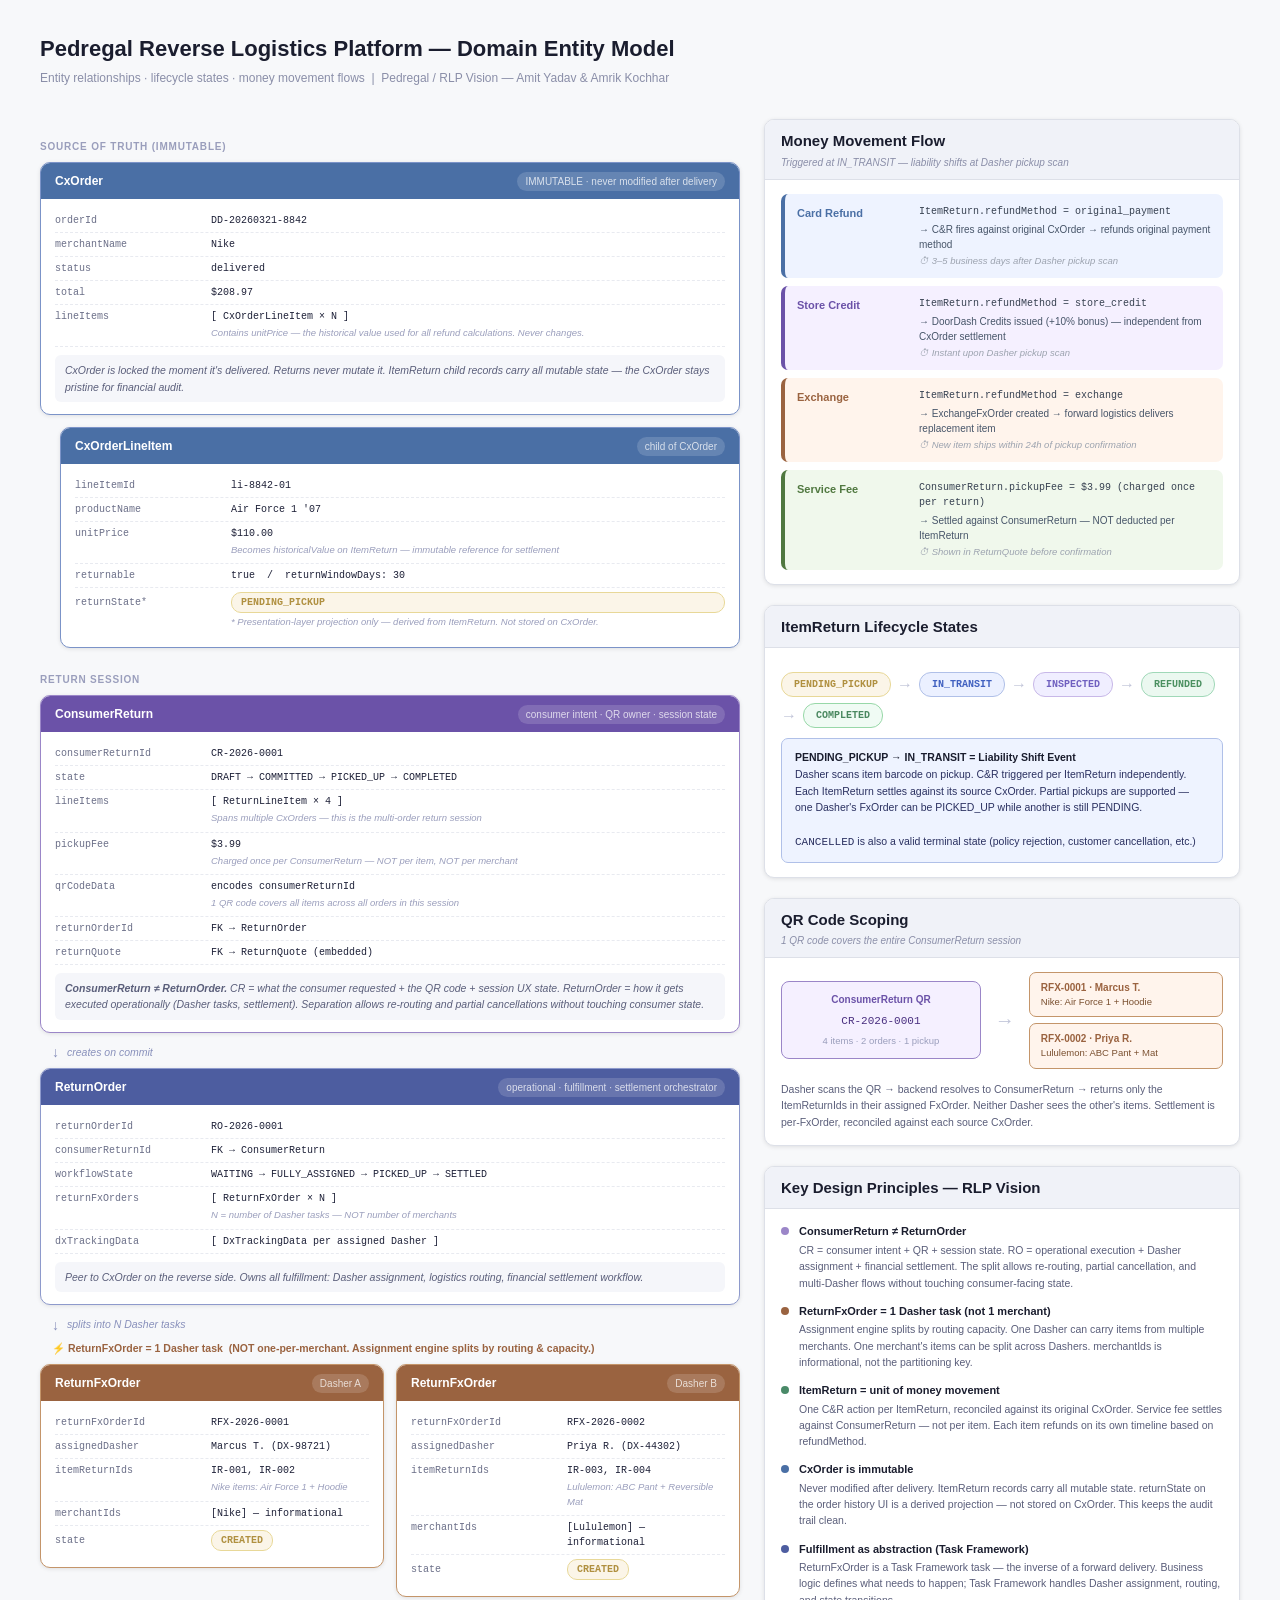
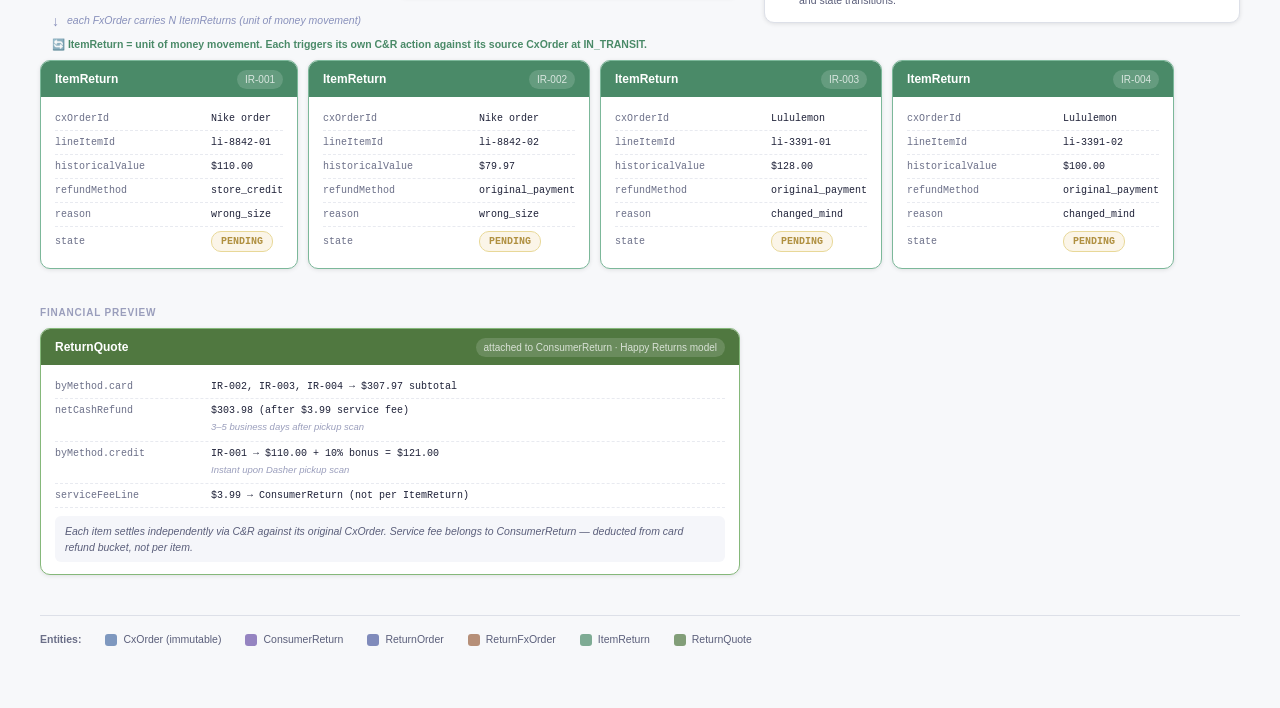
<file: entity-model.html>
<!DOCTYPE html>
<html lang="en">
<head>
<meta charset="UTF-8"/>
<meta name="viewport" content="width=device-width,initial-scale=1"/>
<title>Pedregal RLP — Domain Entity Model</title>
<style>
  /* ── Reset & base ──────────────────────────────────────── */
  *, *::before, *::after { box-sizing: border-box; margin: 0; padding: 0; }

  body {
    font-family: 'Inter', 'Helvetica Neue', Arial, sans-serif;
    font-size: 13px;
    line-height: 1.5;
    background: #F7F8FA;
    color: #1E2138;
    padding: 32px 40px 60px;
  }

  /* ── Typography ────────────────────────────────────────── */
  h1 { font-size: 22px; font-weight: 700; color: #1A1D2E; margin-bottom: 4px; }
  h2 { font-size: 15px; font-weight: 700; color: #1A1D2E; margin-bottom: 12px; }
  h3 { font-size: 12px; font-weight: 700; color: #fff; letter-spacing: 0.3px; }
  .subtitle { font-size: 12px; color: #8A8EA8; margin-bottom: 32px; }
  code { font-family: 'SF Mono','Fira Code','Courier New',monospace; font-size: 11px; }

  /* ── Layout grid ───────────────────────────────────────── */
  .page { max-width: 1520px; margin: 0 auto; }

  .cols-main {
    display: grid;
    grid-template-columns: 700px 1fr;
    gap: 24px;
    align-items: start;
  }

  /* ── Entity card ───────────────────────────────────────── */
  .entity {
    border-radius: 10px;
    overflow: hidden;
    box-shadow: 0 1px 4px #0000001A;
    background: #fff;
    margin-bottom: 12px;
  }

  .entity-header {
    padding: 9px 14px 8px;
    display: flex;
    align-items: baseline;
    gap: 10px;
  }

  .entity-header .name { font-size: 12px; font-weight: 700; color: #fff; }
  .entity-header .tag  {
    font-size: 10px; font-weight: 500; color: rgba(255,255,255,0.75);
    margin-left: auto;
    background: rgba(255,255,255,0.15);
    padding: 2px 8px;
    border-radius: 10px;
  }

  .entity-body { padding: 10px 14px 12px; }

  .field {
    display: grid;
    grid-template-columns: 148px 1fr;
    gap: 4px 8px;
    padding: 4px 0;
    border-bottom: 1px dashed #E8EAF0;
    align-items: baseline;
  }
  .field:last-child { border-bottom: none; }

  .field-name {
    font-family: 'SF Mono','Courier New',monospace;
    font-size: 10px;
    color: #6B6F88;
    white-space: nowrap;
  }

  .field-val {
    font-family: 'SF Mono','Courier New',monospace;
    font-size: 10px;
    color: #1E2138;
    font-weight: 500;
  }

  .field-note {
    grid-column: 2;
    font-size: 9.5px;
    color: #9A9EBC;
    font-style: italic;
    margin-top: -2px;
    padding-bottom: 2px;
  }

  .entity-note {
    margin: 8px 0 0;
    padding: 7px 10px;
    background: #F5F6FA;
    border-radius: 6px;
    font-size: 10.5px;
    color: #5A5E7A;
    font-style: italic;
    line-height: 1.55;
  }

  /* ── Entity color themes ───────────────────────────────── */
  .cx    .entity-header { background: #4A6FA5; }
  .cr    .entity-header { background: #6B52A8; }
  .ro    .entity-header { background: #4D5DA0; }
  .rfx   .entity-header { background: #9A6340; }
  .ir    .entity-header { background: #4A8A68; }
  .rq    .entity-header { background: #507840; }

  .cx  .entity { border: 1.5px solid #7B93C8; }
  .cr  .entity { border: 1.5px solid #9B86C8; }
  .ro  .entity { border: 1.5px solid #8E9ACC; }
  .rfx .entity { border: 1.5px solid #C4956A; }
  .ir  .entity { border: 1.5px solid #7CB89A; }
  .rq  .entity { border: 1.5px solid #85B87A; }

  /* ── State badges ──────────────────────────────────────── */
  .badge {
    display: inline-block;
    padding: 2px 9px;
    border-radius: 10px;
    font-size: 10px;
    font-family: 'SF Mono','Courier New',monospace;
    font-weight: 600;
    white-space: nowrap;
  }
  .badge-pending  { background:#FBF5E8; color:#B09040; border:1px solid #E8D898; }
  .badge-transit  { background:#EBF0FF; color:#4060C0; border:1px solid #B0C0E8; }
  .badge-inspect  { background:#F0EEFF; color:#7060C0; border:1px solid #C8B8E8; }
  .badge-refunded { background:#EBF8F0; color:#4A9060; border:1px solid #A0D8B8; }
  .badge-complete { background:#F0FBF4; color:#4A8860; border:1px solid #98D8A8; }
  .badge-created  { background:#FBF5E8; color:#B09040; border:1px solid #E8D898; }
  .badge-draft    { background:#EEF0F8; color:#7080B0; border:1px solid #C0C8E0; }

  /* ── Hierarchy arrows ──────────────────────────────────── */
  .arrow-row {
    display: flex;
    align-items: center;
    gap: 8px;
    margin: 4px 0 8px 12px;
    font-size: 10.5px;
    color: #8890BB;
  }
  .arrow-row .arr { font-size: 14px; color: #8890BB; line-height: 1; }
  .arrow-row .rel { font-style: italic; }

  /* ── Section separator ─────────────────────────────────── */
  .section-label {
    font-size: 10px;
    font-weight: 700;
    text-transform: uppercase;
    letter-spacing: 0.8px;
    color: #9A9EBC;
    margin: 20px 0 8px;
  }

  /* ── FxOrder grid ──────────────────────────────────────── */
  .fxorder-grid { display: grid; grid-template-columns: 1fr 1fr; gap: 12px; }

  /* ── IR grid ───────────────────────────────────────────── */
  .ir-grid { display: grid; grid-template-columns: repeat(4, 1fr); gap: 10px; }

  /* ── Right panel ───────────────────────────────────────── */
  .right-panel { display: flex; flex-direction: column; gap: 20px; }

  .panel-card {
    background: #fff;
    border: 1.5px solid #DDE0E8;
    border-radius: 10px;
    overflow: hidden;
    box-shadow: 0 1px 4px #0000001A;
  }
  .panel-card-header {
    background: #F0F2F8;
    border-bottom: 1px solid #DDE0E8;
    padding: 10px 16px 9px;
  }
  .panel-card-header h2 { margin: 0; }
  .panel-card-header .sub {
    font-size: 10px; color: #8A8EA8; margin-top: 2px; font-style: italic;
  }
  .panel-card-body { padding: 14px 16px; }

  /* ── Money flow rows ───────────────────────────────────── */
  .money-row {
    display: grid;
    grid-template-columns: 110px 1fr;
    gap: 0 12px;
    padding: 10px 12px;
    border-radius: 7px;
    margin-bottom: 8px;
    border-left: 4px solid;
  }
  .money-row:last-child { margin-bottom: 0; }

  .money-row .method { font-size: 11px; font-weight: 700; padding-top: 1px; }
  .money-row .detail { }
  .money-row .trigger  { font-size: 10px; font-family:'SF Mono','Courier New',monospace; color:#374151; margin-bottom:3px; }
  .money-row .action   { font-size: 10px; color:#475569; margin-bottom:2px; }
  .money-row .timing   { font-size: 9.5px; color:#9CA3AF; font-style:italic; }

  .money-card   { background:#EEF3FF; border-color:#4A6FA5; }
  .money-card   .method { color:#4A6FA5; }
  .money-credit { background:#F5F0FF; border-color:#6B52A8; }
  .money-credit .method { color:#6B52A8; }
  .money-xchange{ background:#FFF4EC; border-color:#9A6340; }
  .money-xchange .method { color:#9A6340; }
  .money-fee    { background:#F0F8EC; border-color:#507840; }
  .money-fee    .method { color:#507840; }

  /* ── State machine ─────────────────────────────────────── */
  .state-chain {
    display: flex;
    align-items: center;
    flex-wrap: wrap;
    gap: 6px;
    margin: 10px 0;
  }
  .state-chain .sep { color:#C0C4D8; font-size:16px; line-height:1; }

  .state-box {
    padding: 4px 12px;
    border-radius: 12px;
    font-size: 10px;
    font-family:'SF Mono','Courier New',monospace;
    font-weight: 600;
    border: 1px solid;
  }
  .s-pending { background:#FBF5E8; color:#B09040; border-color:#E8D898; }
  .s-transit { background:#EBF0FF; color:#4060C0; border-color:#B0C0E8; }
  .s-inspect { background:#F0EEFF; color:#7060C0; border-color:#C8B8E8; }
  .s-refund  { background:#EBF8F0; color:#4A9060; border-color:#A0D8B8; }
  .s-done    { background:#F0FBF4; color:#4A8860; border-color:#98D8A8; }

  .callout {
    background:#EEF3FF;
    border:1px solid #B0C0E8;
    border-radius:7px;
    padding:10px 13px;
    font-size:10.5px;
    line-height:1.6;
    color:#2A3060;
  }
  .callout strong { color:#1A1D2E; }

  /* ── Design principles ─────────────────────────────────── */
  .principle {
    display: grid;
    grid-template-columns: 8px 1fr;
    gap: 0 10px;
    margin-bottom: 12px;
  }
  .principle:last-child { margin-bottom: 0; }
  .principle .dot {
    width: 8px; height: 8px; border-radius: 50%;
    background: #9B86C8; margin-top: 4px; flex-shrink: 0;
  }
  .principle .bold { font-weight: 700; font-size: 11px; color: #1A1D2E; margin-bottom: 2px; }
  .principle .desc { font-size: 10.5px; color: #5A5E7A; line-height: 1.55; }

  /* ── Footer ────────────────────────────────────────────── */
  .footer {
    margin-top: 28px;
    padding-top: 16px;
    border-top: 1px solid #DDE0E8;
    display: flex;
    gap: 24px;
    flex-wrap: wrap;
    align-items: center;
  }
  .legend-item {
    display: flex; align-items: center; gap: 6px;
    font-size: 10.5px; color: #5A5E7A;
  }
  .legend-dot {
    width: 12px; height: 12px; border-radius: 3px; flex-shrink: 0;
  }
</style>
</head>
<body>
<div class="page">

  <!-- Title -->
  <h1>Pedregal Reverse Logistics Platform — Domain Entity Model</h1>
  <p class="subtitle">Entity relationships · lifecycle states · money movement flows &nbsp;|&nbsp; Pedregal / RLP Vision — Amit Yadav &amp; Amrik Kochhar</p>

  <div class="cols-main">

    <!-- ════════════════════════════════════════════════════
         LEFT COLUMN — entity hierarchy
         ════════════════════════════════════════════════════ -->
    <div class="left-col">

      <!-- CxOrder -->
      <p class="section-label">Source of Truth (Immutable)</p>

      <div class="cx">
        <div class="entity">
          <div class="entity-header">
            <span class="name">CxOrder</span>
            <span class="tag">IMMUTABLE · never modified after delivery</span>
          </div>
          <div class="entity-body">
            <div class="field">
              <span class="field-name">orderId</span>
              <span class="field-val">DD-20260321-8842</span>
            </div>
            <div class="field">
              <span class="field-name">merchantName</span>
              <span class="field-val">Nike</span>
            </div>
            <div class="field">
              <span class="field-name">status</span>
              <span class="field-val">delivered</span>
            </div>
            <div class="field">
              <span class="field-name">total</span>
              <span class="field-val">$208.97</span>
            </div>
            <div class="field">
              <span class="field-name">lineItems</span>
              <span class="field-val">[ CxOrderLineItem × N ]</span>
              <span class="field-note">Contains unitPrice — the historical value used for all refund calculations. Never changes.</span>
            </div>
            <div class="entity-note">
              CxOrder is locked the moment it's delivered. Returns never mutate it.
              ItemReturn child records carry all mutable state — the CxOrder stays pristine for financial audit.
            </div>
          </div>
        </div>
      </div>

      <div class="cx" style="margin-left:20px">
        <div class="entity">
          <div class="entity-header">
            <span class="name">CxOrderLineItem</span>
            <span class="tag">child of CxOrder</span>
          </div>
          <div class="entity-body">
            <div class="field">
              <span class="field-name">lineItemId</span>
              <span class="field-val">li-8842-01</span>
            </div>
            <div class="field">
              <span class="field-name">productName</span>
              <span class="field-val">Air Force 1 '07</span>
            </div>
            <div class="field">
              <span class="field-name">unitPrice</span>
              <span class="field-val">$110.00</span>
              <span class="field-note">Becomes historicalValue on ItemReturn — immutable reference for settlement</span>
            </div>
            <div class="field">
              <span class="field-name">returnable</span>
              <span class="field-val">true &nbsp;/&nbsp; returnWindowDays: 30</span>
            </div>
            <div class="field">
              <span class="field-name">returnState*</span>
              <span class="field-val badge badge-pending">PENDING_PICKUP</span>
              <span class="field-note">* Presentation-layer projection only — derived from ItemReturn. Not stored on CxOrder.</span>
            </div>
          </div>
        </div>
      </div>

      <!-- ConsumerReturn -->
      <p class="section-label" style="margin-top:24px">Return Session</p>

      <div class="cr">
        <div class="entity">
          <div class="entity-header">
            <span class="name">ConsumerReturn</span>
            <span class="tag">consumer intent · QR owner · session state</span>
          </div>
          <div class="entity-body">
            <div class="field">
              <span class="field-name">consumerReturnId</span>
              <span class="field-val">CR-2026-0001</span>
            </div>
            <div class="field">
              <span class="field-name">state</span>
              <span class="field-val">DRAFT → COMMITTED → PICKED_UP → COMPLETED</span>
            </div>
            <div class="field">
              <span class="field-name">lineItems</span>
              <span class="field-val">[ ReturnLineItem × 4 ]</span>
              <span class="field-note">Spans multiple CxOrders — this is the multi-order return session</span>
            </div>
            <div class="field">
              <span class="field-name">pickupFee</span>
              <span class="field-val">$3.99</span>
              <span class="field-note">Charged once per ConsumerReturn — NOT per item, NOT per merchant</span>
            </div>
            <div class="field">
              <span class="field-name">qrCodeData</span>
              <span class="field-val">encodes consumerReturnId</span>
              <span class="field-note">1 QR code covers all items across all orders in this session</span>
            </div>
            <div class="field">
              <span class="field-name">returnOrderId</span>
              <span class="field-val">FK → ReturnOrder</span>
            </div>
            <div class="field">
              <span class="field-name">returnQuote</span>
              <span class="field-val">FK → ReturnQuote (embedded)</span>
            </div>
            <div class="entity-note">
              <strong>ConsumerReturn ≠ ReturnOrder.</strong>
              CR = what the consumer requested + the QR code + session UX state.
              ReturnOrder = how it gets executed operationally (Dasher tasks, settlement).
              Separation allows re-routing and partial cancellations without touching consumer state.
            </div>
          </div>
        </div>
      </div>

      <div class="arrow-row"><span class="arr">↓</span> <span class="rel">creates on commit</span></div>

      <!-- ReturnOrder -->
      <div class="ro">
        <div class="entity">
          <div class="entity-header">
            <span class="name">ReturnOrder</span>
            <span class="tag">operational · fulfillment · settlement orchestrator</span>
          </div>
          <div class="entity-body">
            <div class="field">
              <span class="field-name">returnOrderId</span>
              <span class="field-val">RO-2026-0001</span>
            </div>
            <div class="field">
              <span class="field-name">consumerReturnId</span>
              <span class="field-val">FK → ConsumerReturn</span>
            </div>
            <div class="field">
              <span class="field-name">workflowState</span>
              <span class="field-val">WAITING → FULLY_ASSIGNED → PICKED_UP → SETTLED</span>
            </div>
            <div class="field">
              <span class="field-name">returnFxOrders</span>
              <span class="field-val">[ ReturnFxOrder × N ]</span>
              <span class="field-note">N = number of Dasher tasks — NOT number of merchants</span>
            </div>
            <div class="field">
              <span class="field-name">dxTrackingData</span>
              <span class="field-val">[ DxTrackingData per assigned Dasher ]</span>
            </div>
            <div class="entity-note">
              Peer to CxOrder on the reverse side. Owns all fulfillment: Dasher assignment, logistics routing, financial settlement workflow.
            </div>
          </div>
        </div>
      </div>

      <div class="arrow-row"><span class="arr">↓</span> <span class="rel">splits into N Dasher tasks</span></div>
      <p style="font-size:10.5px;color:#9A6340;font-weight:600;margin:0 0 8px 12px">
        ⚡ ReturnFxOrder = 1 Dasher task &nbsp;(NOT one-per-merchant. Assignment engine splits by routing &amp; capacity.)
      </p>

      <!-- ReturnFxOrders -->
      <div class="fxorder-grid">
        <div class="rfx">
          <div class="entity">
            <div class="entity-header">
              <span class="name">ReturnFxOrder</span>
              <span class="tag">Dasher A</span>
            </div>
            <div class="entity-body">
              <div class="field">
                <span class="field-name">returnFxOrderId</span>
                <span class="field-val">RFX-2026-0001</span>
              </div>
              <div class="field">
                <span class="field-name">assignedDasher</span>
                <span class="field-val">Marcus T. (DX-98721)</span>
              </div>
              <div class="field">
                <span class="field-name">itemReturnIds</span>
                <span class="field-val">IR-001, IR-002</span>
                <span class="field-note">Nike items: Air Force 1 + Hoodie</span>
              </div>
              <div class="field">
                <span class="field-name">merchantIds</span>
                <span class="field-val">[Nike] — informational</span>
              </div>
              <div class="field">
                <span class="field-name">state</span>
                <span class="field-val"><span class="badge badge-created">CREATED</span></span>
              </div>
            </div>
          </div>
        </div>

        <div class="rfx">
          <div class="entity">
            <div class="entity-header">
              <span class="name">ReturnFxOrder</span>
              <span class="tag">Dasher B</span>
            </div>
            <div class="entity-body">
              <div class="field">
                <span class="field-name">returnFxOrderId</span>
                <span class="field-val">RFX-2026-0002</span>
              </div>
              <div class="field">
                <span class="field-name">assignedDasher</span>
                <span class="field-val">Priya R. (DX-44302)</span>
              </div>
              <div class="field">
                <span class="field-name">itemReturnIds</span>
                <span class="field-val">IR-003, IR-004</span>
                <span class="field-note">Lululemon: ABC Pant + Reversible Mat</span>
              </div>
              <div class="field">
                <span class="field-name">merchantIds</span>
                <span class="field-val">[Lululemon] — informational</span>
              </div>
              <div class="field">
                <span class="field-name">state</span>
                <span class="field-val"><span class="badge badge-created">CREATED</span></span>
              </div>
            </div>
          </div>
        </div>
      </div>

      <div class="arrow-row"><span class="arr">↓</span> <span class="rel">each FxOrder carries N ItemReturns (unit of money movement)</span></div>

      <!-- ItemReturns -->
      <p style="font-size:10.5px;color:#4A8A68;font-weight:600;margin:0 0 8px 12px">
        🔄 ItemReturn = unit of money movement. Each triggers its own C&amp;R action against its source CxOrder at IN_TRANSIT.
      </p>
      <div class="ir-grid">
        <div class="ir">
          <div class="entity">
            <div class="entity-header">
              <span class="name">ItemReturn</span>
              <span class="tag">IR-001</span>
            </div>
            <div class="entity-body">
              <div class="field"><span class="field-name">cxOrderId</span><span class="field-val">Nike order</span></div>
              <div class="field"><span class="field-name">lineItemId</span><span class="field-val">li-8842-01</span></div>
              <div class="field"><span class="field-name">historicalValue</span><span class="field-val">$110.00</span></div>
              <div class="field"><span class="field-name">refundMethod</span><span class="field-val">store_credit</span></div>
              <div class="field"><span class="field-name">reason</span><span class="field-val">wrong_size</span></div>
              <div class="field"><span class="field-name">state</span><span class="field-val"><span class="badge badge-pending">PENDING</span></span></div>
            </div>
          </div>
        </div>
        <div class="ir">
          <div class="entity">
            <div class="entity-header">
              <span class="name">ItemReturn</span>
              <span class="tag">IR-002</span>
            </div>
            <div class="entity-body">
              <div class="field"><span class="field-name">cxOrderId</span><span class="field-val">Nike order</span></div>
              <div class="field"><span class="field-name">lineItemId</span><span class="field-val">li-8842-02</span></div>
              <div class="field"><span class="field-name">historicalValue</span><span class="field-val">$79.97</span></div>
              <div class="field"><span class="field-name">refundMethod</span><span class="field-val">original_payment</span></div>
              <div class="field"><span class="field-name">reason</span><span class="field-val">wrong_size</span></div>
              <div class="field"><span class="field-name">state</span><span class="field-val"><span class="badge badge-pending">PENDING</span></span></div>
            </div>
          </div>
        </div>
        <div class="ir">
          <div class="entity">
            <div class="entity-header">
              <span class="name">ItemReturn</span>
              <span class="tag">IR-003</span>
            </div>
            <div class="entity-body">
              <div class="field"><span class="field-name">cxOrderId</span><span class="field-val">Lululemon</span></div>
              <div class="field"><span class="field-name">lineItemId</span><span class="field-val">li-3391-01</span></div>
              <div class="field"><span class="field-name">historicalValue</span><span class="field-val">$128.00</span></div>
              <div class="field"><span class="field-name">refundMethod</span><span class="field-val">original_payment</span></div>
              <div class="field"><span class="field-name">reason</span><span class="field-val">changed_mind</span></div>
              <div class="field"><span class="field-name">state</span><span class="field-val"><span class="badge badge-pending">PENDING</span></span></div>
            </div>
          </div>
        </div>
        <div class="ir">
          <div class="entity">
            <div class="entity-header">
              <span class="name">ItemReturn</span>
              <span class="tag">IR-004</span>
            </div>
            <div class="entity-body">
              <div class="field"><span class="field-name">cxOrderId</span><span class="field-val">Lululemon</span></div>
              <div class="field"><span class="field-name">lineItemId</span><span class="field-val">li-3391-02</span></div>
              <div class="field"><span class="field-name">historicalValue</span><span class="field-val">$100.00</span></div>
              <div class="field"><span class="field-name">refundMethod</span><span class="field-val">original_payment</span></div>
              <div class="field"><span class="field-name">reason</span><span class="field-val">changed_mind</span></div>
              <div class="field"><span class="field-name">state</span><span class="field-val"><span class="badge badge-pending">PENDING</span></span></div>
            </div>
          </div>
        </div>
      </div>

      <!-- ReturnQuote -->
      <p class="section-label" style="margin-top:24px">Financial Preview</p>
      <div class="rq">
        <div class="entity">
          <div class="entity-header">
            <span class="name">ReturnQuote</span>
            <span class="tag">attached to ConsumerReturn · Happy Returns model</span>
          </div>
          <div class="entity-body">
            <div class="field">
              <span class="field-name">byMethod.card</span>
              <span class="field-val">IR-002, IR-003, IR-004 → $307.97 subtotal</span>
            </div>
            <div class="field">
              <span class="field-name">netCashRefund</span>
              <span class="field-val">$303.98  (after $3.99 service fee)</span>
              <span class="field-note">3–5 business days after pickup scan</span>
            </div>
            <div class="field">
              <span class="field-name">byMethod.credit</span>
              <span class="field-val">IR-001 → $110.00 + 10% bonus = $121.00</span>
              <span class="field-note">Instant upon Dasher pickup scan</span>
            </div>
            <div class="field">
              <span class="field-name">serviceFeeLine</span>
              <span class="field-val">$3.99 → ConsumerReturn (not per ItemReturn)</span>
            </div>
            <div class="entity-note">
              Each item settles independently via C&amp;R against its original CxOrder.
              Service fee belongs to ConsumerReturn — deducted from card refund bucket, not per item.
            </div>
          </div>
        </div>
      </div>

    </div><!-- /left-col -->

    <!-- ════════════════════════════════════════════════════
         RIGHT PANEL
         ════════════════════════════════════════════════════ -->
    <div class="right-panel">

      <!-- Money Movement -->
      <div class="panel-card">
        <div class="panel-card-header">
          <h2>Money Movement Flow</h2>
          <p class="sub">Triggered at IN_TRANSIT — liability shifts at Dasher pickup scan</p>
        </div>
        <div class="panel-card-body">
          <div class="money-row money-card">
            <span class="method">Card Refund</span>
            <div class="detail">
              <div class="trigger">ItemReturn.refundMethod = original_payment</div>
              <div class="action">→ C&amp;R fires against original CxOrder → refunds original payment method</div>
              <div class="timing">⏱ 3–5 business days after Dasher pickup scan</div>
            </div>
          </div>
          <div class="money-row money-credit">
            <span class="method">Store Credit</span>
            <div class="detail">
              <div class="trigger">ItemReturn.refundMethod = store_credit</div>
              <div class="action">→ DoorDash Credits issued (+10% bonus) — independent from CxOrder settlement</div>
              <div class="timing">⏱ Instant upon Dasher pickup scan</div>
            </div>
          </div>
          <div class="money-row money-xchange">
            <span class="method">Exchange</span>
            <div class="detail">
              <div class="trigger">ItemReturn.refundMethod = exchange</div>
              <div class="action">→ ExchangeFxOrder created → forward logistics delivers replacement item</div>
              <div class="timing">⏱ New item ships within 24h of pickup confirmation</div>
            </div>
          </div>
          <div class="money-row money-fee">
            <span class="method">Service Fee</span>
            <div class="detail">
              <div class="trigger">ConsumerReturn.pickupFee = $3.99  (charged once per return)</div>
              <div class="action">→ Settled against ConsumerReturn — NOT deducted per ItemReturn</div>
              <div class="timing">⏱ Shown in ReturnQuote before confirmation</div>
            </div>
          </div>
        </div>
      </div>

      <!-- State Machine -->
      <div class="panel-card">
        <div class="panel-card-header">
          <h2>ItemReturn Lifecycle States</h2>
        </div>
        <div class="panel-card-body">
          <div class="state-chain">
            <span class="state-box s-pending">PENDING_PICKUP</span>
            <span class="sep">→</span>
            <span class="state-box s-transit">IN_TRANSIT</span>
            <span class="sep">→</span>
            <span class="state-box s-inspect">INSPECTED</span>
            <span class="sep">→</span>
            <span class="state-box s-refund">REFUNDED</span>
            <span class="sep">→</span>
            <span class="state-box s-done">COMPLETED</span>
          </div>
          <div class="callout">
            <strong>PENDING_PICKUP → IN_TRANSIT = Liability Shift Event</strong><br/>
            Dasher scans item barcode on pickup. C&amp;R triggered per ItemReturn independently.
            Each ItemReturn settles against its source CxOrder.
            Partial pickups are supported — one Dasher's FxOrder can be PICKED_UP while another is still PENDING.
            <br/><br/>
            <code>CANCELLED</code> is also a valid terminal state (policy rejection, customer cancellation, etc.)
          </div>
        </div>
      </div>

      <!-- 1 QR → N FxOrders diagram -->
      <div class="panel-card">
        <div class="panel-card-header">
          <h2>QR Code Scoping</h2>
          <p class="sub">1 QR code covers the entire ConsumerReturn session</p>
        </div>
        <div class="panel-card-body">
          <div style="display:grid;grid-template-columns:auto 32px auto;align-items:center;gap:8px;margin-bottom:12px;">
            <div style="background:#F5F0FF;border:1.5px solid #9B86C8;border-radius:8px;padding:10px 14px;text-align:center;">
              <div style="font-size:10px;font-weight:700;color:#6B52A8;margin-bottom:3px;">ConsumerReturn QR</div>
              <code style="font-size:11px;color:#4A3080;">CR-2026-0001</code>
              <div style="font-size:9.5px;color:#9A9EBC;margin-top:4px;">4 items · 2 orders · 1 pickup</div>
            </div>
            <div style="text-align:center;font-size:20px;color:#C0C4D8;">→</div>
            <div style="display:flex;flex-direction:column;gap:6px;">
              <div style="background:#FFF4EC;border:1.5px solid #C4956A;border-radius:7px;padding:7px 11px;">
                <div style="font-size:10px;font-weight:700;color:#9A6340;">RFX-0001 · Marcus T.</div>
                <div style="font-size:9.5px;color:#7A5030;">Nike: Air Force 1 + Hoodie</div>
              </div>
              <div style="background:#FFF4EC;border:1.5px solid #C4956A;border-radius:7px;padding:7px 11px;">
                <div style="font-size:10px;font-weight:700;color:#9A6340;">RFX-0002 · Priya R.</div>
                <div style="font-size:9.5px;color:#7A5030;">Lululemon: ABC Pant + Mat</div>
              </div>
            </div>
          </div>
          <p style="font-size:10.5px;color:#5A5E7A;line-height:1.6;">
            Dasher scans the QR → backend resolves to ConsumerReturn →
            returns only the ItemReturnIds in their assigned FxOrder.
            Neither Dasher sees the other's items. Settlement is per-FxOrder, reconciled against each source CxOrder.
          </p>
        </div>
      </div>

      <!-- Design Principles -->
      <div class="panel-card">
        <div class="panel-card-header">
          <h2>Key Design Principles — RLP Vision</h2>
        </div>
        <div class="panel-card-body">
          <div class="principle">
            <div class="dot"></div>
            <div>
              <div class="bold">ConsumerReturn ≠ ReturnOrder</div>
              <div class="desc">CR = consumer intent + QR + session state. RO = operational execution + Dasher assignment + financial settlement. The split allows re-routing, partial cancellation, and multi-Dasher flows without touching consumer-facing state.</div>
            </div>
          </div>
          <div class="principle">
            <div class="dot" style="background:#9A6340"></div>
            <div>
              <div class="bold">ReturnFxOrder = 1 Dasher task (not 1 merchant)</div>
              <div class="desc">Assignment engine splits by routing capacity. One Dasher can carry items from multiple merchants. One merchant's items can be split across Dashers. merchantIds is informational, not the partitioning key.</div>
            </div>
          </div>
          <div class="principle">
            <div class="dot" style="background:#4A8A68"></div>
            <div>
              <div class="bold">ItemReturn = unit of money movement</div>
              <div class="desc">One C&amp;R action per ItemReturn, reconciled against its original CxOrder. Service fee settles against ConsumerReturn — not per item. Each item refunds on its own timeline based on refundMethod.</div>
            </div>
          </div>
          <div class="principle">
            <div class="dot" style="background:#4A6FA5"></div>
            <div>
              <div class="bold">CxOrder is immutable</div>
              <div class="desc">Never modified after delivery. ItemReturn records carry all mutable state. returnState on the order history UI is a derived projection — not stored on CxOrder. This keeps the audit trail clean.</div>
            </div>
          </div>
          <div class="principle">
            <div class="dot" style="background:#4D5DA0"></div>
            <div>
              <div class="bold">Fulfillment as abstraction (Task Framework)</div>
              <div class="desc">ReturnFxOrder is a Task Framework task — the inverse of a forward delivery. Business logic defines what needs to happen; Task Framework handles Dasher assignment, routing, and state transitions.</div>
            </div>
          </div>
        </div>
      </div>

    </div><!-- /right-panel -->
  </div><!-- /cols-main -->

  <!-- Legend -->
  <div class="footer">
    <strong style="font-size:10.5px;color:#6B6F88">Entities:</strong>
    <div class="legend-item"><div class="legend-dot" style="background:#4A6FA5;opacity:0.7"></div>CxOrder (immutable)</div>
    <div class="legend-item"><div class="legend-dot" style="background:#6B52A8;opacity:0.7"></div>ConsumerReturn</div>
    <div class="legend-item"><div class="legend-dot" style="background:#4D5DA0;opacity:0.7"></div>ReturnOrder</div>
    <div class="legend-item"><div class="legend-dot" style="background:#9A6340;opacity:0.7"></div>ReturnFxOrder</div>
    <div class="legend-item"><div class="legend-dot" style="background:#4A8A68;opacity:0.7"></div>ItemReturn</div>
    <div class="legend-item"><div class="legend-dot" style="background:#507840;opacity:0.7"></div>ReturnQuote</div>
  </div>

</div>
</body>
</html>
</file>
